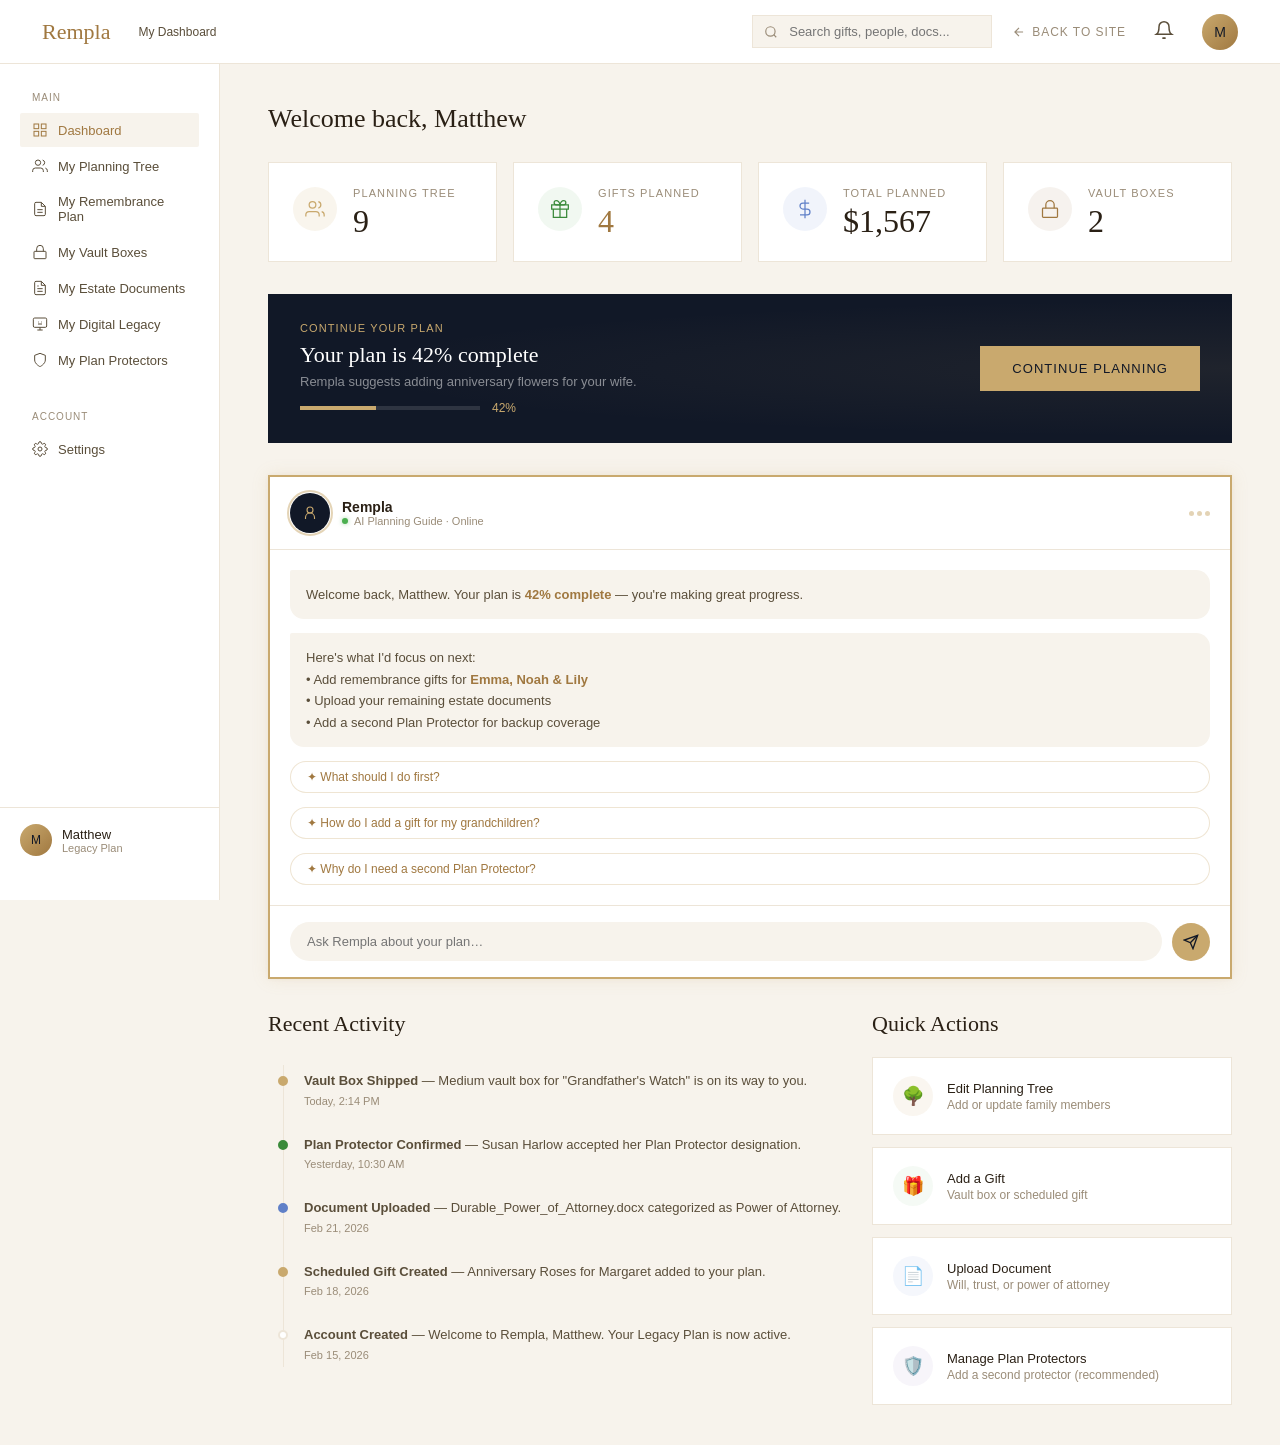
<file: dashboard/index.html>
<!DOCTYPE html>
<html lang="en">
<head>
    <meta charset="UTF-8">
    <meta name="viewport" content="width=device-width, initial-scale=1.0">
    <title>Dashboard</title>
    <link rel="stylesheet" href="../assets/css/main.css" />
</head>
<body>
    <div class="container">
        <header>
            <ul><li><a href="index.html" class="the-logo">Rempla</a></li><li class="breadcrumb">My Dashboard</li></ul>
            <ul>
                <li class="dash-search"><svg viewBox="0 0 24 24"><circle cx="11" cy="11" r="8"></circle><line x1="21" y1="21" x2="16.65" y2="16.65"></line></svg><input type="text" placeholder="Search gifts, people, docs..."></li>
                <li><a href="#" class="dash-back"><svg viewBox="0 0 24 24"><path d="M19 12H5M12 5l-7 7 7 7"></path></svg> Back to Site</a></li>
                <li class="notifications"><a href="#" class="inbox-bell"><svg viewBox="0 0 24 24"><path d="M18 8A6 6 0 006 8c0 7-3 9-3 9h18s-3-2-3-9M13.73 21a2 2 0 01-3.46 0"></path></svg></a>
                    <div class="notif-dropdown open" id="notif-dropdown">
                        <div class="notif-dropdown-header">
                            <span>Notifications</span>
                            <button onclick="clearNotifs()">Mark all read</button>
                        </div>
                        <div class="notif-item unread">
                            <div class="notif-icon" style="background:rgba(201,169,110,0.1);">📦</div>
                            <div>
                            <div class="notif-text"><strong>Vault Box Shipped</strong> — Your medium vault box for "Grandfather's Watch" has been shipped and will arrive in 3–5 business days.</div>
                            <div class="notif-time">2 hours ago</div>
                            </div>
                        </div>
                        <div class="notif-item unread">
                            <div class="notif-icon" style="background:rgba(80,160,80,0.1);">✓</div>
                            <div>
                            <div class="notif-text"><strong>Plan Protector Confirmed</strong> — Susan Harlow has accepted her role as your Plan Protector.</div>
                            <div class="notif-time">1 day ago</div>
                            </div>
                        </div>
                        <div class="notif-item">
                            <div class="notif-icon" style="background:rgba(80,120,200,0.08);">📄</div>
                            <div>
                            <div class="notif-text"><strong>Document Uploaded</strong> — Durable_Power_of_Attorney.docx was successfully uploaded and categorized.</div>
                            <div class="notif-time">3 days ago</div>
                            </div>
                        </div>
                    </div>
                </li>
                <li><a href="#" class="dash-avatar">M</a></li>
            </ul>
        </header>
        <div class="dash-content">
            <aside>
                <div class="sidebar-section">
                    <div class="sidebar-section-label">Main</div>
                    <div class="sidebar-link active" id="sl-overview" onclick="setDashLink('/dashboard/')">
                        <svg viewBox="0 0 24 24"><rect x="3" y="3" width="7" height="7"></rect><rect x="14" y="3" width="7" height="7"></rect><rect x="3" y="14" width="7" height="7"></rect><rect x="14" y="14" width="7" height="7"></rect></svg>
                        Dashboard
                    </div>
                    <div class="sidebar-link" id="sl-family" onclick="setDashLink('/planning-tree/')">
                        <svg viewBox="0 0 24 24"><path d="M17 21v-2a4 4 0 00-4-4H5a4 4 0 00-4 4v2"></path><circle cx="9" cy="7" r="4"></circle><path d="M23 21v-2a4 4 0 00-3-3.87M16 3.13a4 4 0 010 7.75"></path></svg>
                        My Planning Tree
                    </div>
                    <div class="sidebar-link" id="sl-plans" onclick="setDashLink('/remembrance-plan/')">
                        <svg viewBox="0 0 24 24"><path d="M14 2H6a2 2 0 00-2 2v16a2 2 0 002 2h12a2 2 0 002-2V8z"></path><polyline points="14 2 14 8 20 8"></polyline><line x1="16" y1="13" x2="8" y2="13"></line><line x1="16" y1="17" x2="8" y2="17"></line></svg>
                        My Remembrance Plan
                    </div>
                    <div class="sidebar-link" id="sl-vault" onclick="setDashLink('/vault-boxes/')">
                        <svg viewBox="0 0 24 24"><rect x="3" y="11" width="18" height="11" rx="1"></rect><path d="M7 11V7a5 5 0 0110 0v4"></path></svg>
                        My Vault Boxes
                    </div>
                    <div class="sidebar-link" id="sl-documents" onclick="setDashLink('/estate-documents/')">
                        <svg viewBox="0 0 24 24"><path d="M14 2H6a2 2 0 00-2 2v16a2 2 0 002 2h12a2 2 0 002-2V8z"></path><polyline points="14 2 14 8 20 8"></polyline><line x1="16" y1="13" x2="8" y2="13"></line><line x1="16" y1="17" x2="8" y2="17"></line><line x1="10" y1="9" x2="8" y2="9"></line></svg>
                        My Estate Documents
                    </div>
                    <div class="sidebar-link" id="sl-digital" onclick="setDashLink('#')">
                        <svg viewBox="0 0 24 24"><rect x="2" y="3" width="20" height="14" rx="2"></rect><path d="M8 21h8M12 17v4"></path><path d="M9 9h1m4 0h1M9 12h6"></path></svg>
                        My Digital Legacy
                    </div>
                    <div class="sidebar-link" id="sl-protectors" onclick="setDashLink('/plan-protectors/')">
                        <svg viewBox="0 0 24 24"><path d="M12 22s8-4 8-10V5l-8-3-8 3v7c0 6 8 10 8 10z"></path></svg>
                        My Plan Protectors
                    </div>
                </div>
                <div class="sidebar-section">
                    <div class="sidebar-section-label">Account</div>
                    <div class="sidebar-link" id="sl-settings" onclick="setDashLink('/settings/')">
                        <svg viewBox="0 0 24 24"><circle cx="12" cy="12" r="3"></circle><path d="M19.4 15a1.65 1.65 0 00.33 1.82l.06.06a2 2 0 010 2.83 2 2 0 01-2.83 0l-.06-.06a1.65 1.65 0 00-1.82-.33 1.65 1.65 0 00-1 1.51V21a2 2 0 01-4 0v-.09A1.65 1.65 0 009 19.4a1.65 1.65 0 00-1.82.33l-.06.06a2 2 0 01-2.83-2.83l.06-.06A1.65 1.65 0 004.68 15a1.65 1.65 0 00-1.51-1H3a2 2 0 010-4h.09A1.65 1.65 0 004.6 9a1.65 1.65 0 00-.33-1.82l-.06-.06a2 2 0 012.83-2.83l.06.06A1.65 1.65 0 009 4.68a1.65 1.65 0 001-1.51V3a2 2 0 014 0v.09a1.65 1.65 0 001 1.51 1.65 1.65 0 001.82-.33l.06-.06a2 2 0 012.83 2.83l-.06.06A1.65 1.65 0 0019.4 9a1.65 1.65 0 001.51 1H21a2 2 0 010 4h-.09a1.65 1.65 0 00-1.51 1z"></path></svg>
                        Settings
                    </div>
                </div>
                <div class="sidebar-user">
                    <div class="dash-avatar" style="width:32px;height:32px;font-size:12px;">M</div>
                    <div>
                        <div class="sidebar-user-name">Matthew</div>
                        <div class="sidebar-user-plan">Legacy Plan</div>
                    </div>
                </div>
            </aside>
            <main class="dash-main">
                <!-- OVERVIEW tab -->
                <div class="tab-panel active" id="tab-overview">
                    <h2 class="planning-tree-title" style="margin-bottom:28px">Welcome back, Matthew</h2>

                    <div class="dash-stats-grid">
                    <div class="dash-stat-card">
                        <div class="dash-stat-icon" style="background:rgba(201,169,110,0.12);">
                        <svg viewBox="0 0 24 24" style="stroke:#c9a96e;"><path d="M17 21v-2a4 4 0 00-4-4H5a4 4 0 00-4 4v2"></path><circle cx="9" cy="7" r="4"></circle><path d="M23 21v-2a4 4 0 00-3-3.87M16 3.13a4 4 0 010 7.75"></path></svg>
                        </div>
                        <div>
                        <div class="dash-stat-label">Planning Tree</div>
                        <div class="dash-stat-value">9</div>
                        </div>
                    </div>
                    <div class="dash-stat-card">
                        <div class="dash-stat-icon" style="background:rgba(80,160,80,0.08);">
                        <svg viewBox="0 0 24 24" style="stroke:#3a8a3a;"><path d="M20 12v10H4V12"></path><path d="M2 7h20v5H2z"></path><path d="M12 22V7"></path><path d="M12 7H7.5a2.5 2.5 0 110-5C11 2 12 7 12 7z"></path><path d="M12 7h4.5a2.5 2.5 0 100-5C13 2 12 7 12 7z"></path></svg>
                        </div>
                        <div>
                        <div class="dash-stat-label">Gifts Planned</div>
                        <div class="dash-stat-value" style="color:#a07840;">4</div>
                        </div>
                    </div>
                    <div class="dash-stat-card">
                        <div class="dash-stat-icon" style="background:rgba(80,120,200,0.08);">
                        <svg viewBox="0 0 24 24" style="stroke:#6080c8;"><line x1="12" y1="1" x2="12" y2="23"></line><path d="M17 5H9.5a3.5 3.5 0 100 7h5a3.5 3.5 0 010 7H6"></path></svg>
                        </div>
                        <div>
                        <div class="dash-stat-label">Total Planned</div>
                        <div class="dash-stat-value">$1,567</div>
                        </div>
                    </div>
                    <div class="dash-stat-card">
                        <div class="dash-stat-icon" style="background:rgba(138,96,48,0.08);">
                        <svg viewBox="0 0 24 24" style="stroke:#a07840;"><rect x="3" y="11" width="18" height="11" rx="1"></rect><path d="M7 11V7a5 5 0 0110 0v4"></path></svg>
                        </div>
                        <div>
                        <div class="dash-stat-label">Vault Boxes</div>
                        <div class="dash-stat-value">2</div>
                        </div>
                    </div>
                    </div>

                    <!-- CTA Banner -->
                    <div class="dash-cta-banner">
                    <div style="position:relative;z-index:1;">
                        <div class="dash-cta-eyebrow">Continue Your Plan</div>
                        <div class="dash-cta-title">Your plan is 42% complete</div>
                        <div class="dash-cta-sub">Rempla suggests adding anniversary flowers for your wife.</div>
                        <div class="dash-cta-progress">
                        <div class="dash-cta-bar"><div class="dash-cta-fill" style="width:42%"></div></div>
                        <div class="dash-cta-percent">42%</div>
                        </div>
                    </div>
                    <button class="btn-hero-primary" onclick="setDashLink('/planning-tree/')" style="position:relative;z-index:1;">Continue Planning</button>
                    </div>

                    <!-- Rempla AI Assistant -->
                    <div class="rempla-chat" style="position:relative;margin-bottom:32px;">
                    <div class="chat-header">
                        <div class="chat-ai-avatar"><svg viewBox="0 0 24 24"><circle cx="12" cy="8" r="4"></circle><path d="M6 20v-2a6 6 0 0112 0v2"></path></svg></div>
                        <div class="chat-header-title"><div class="chat-header-name">Rempla</div><div class="chat-header-status">AI Planning Guide · Online</div></div><div class="chat-typing-dots"><span></span><span></span><span></span></div>
                    </div>
                    <div class="chat-messages" id="overview-chat-messages" style="min-height:auto;">
                        <div class="chat-msg chat-msg-ai">Welcome back, Matthew. Your plan is <strong>42% complete</strong> — you're making great progress.</div>
                        <div class="chat-msg chat-msg-ai">Here's what I'd focus on next:<br>• Add remembrance gifts for <strong>Emma, Noah &amp; Lily</strong><br>• Upload your remaining estate documents<br>• Add a second Plan Protector for backup coverage</div>
                        <div class="chat-suggestion" onclick="chatSuggest('overview-chat',this,'What should I do first?')">✦ What should I do first?</div>
                        <div class="chat-suggestion" onclick="chatSuggest('overview-chat',this,'How do I add a gift for my grandchildren?')">✦ How do I add a gift for my grandchildren?</div>
                        <div class="chat-suggestion" onclick="chatSuggest('overview-chat',this,'Why do I need a second Plan Protector?')">✦ Why do I need a second Plan Protector?</div>
                    </div>
                    <div class="chat-input-area">
                        <input class="chat-input" id="overview-chat-input" placeholder="Ask Rempla about your plan…" type="text" onkeydown="if(event.key==='Enter')sendChat('overview-chat')">
                        <button class="chat-send" onclick="sendChat('overview-chat')">
                        <svg viewBox="0 0 24 24"><line x1="22" y1="2" x2="11" y2="13"></line><polygon points="22 2 15 22 11 13 2 9 22 2"></polygon></svg>
                        </button>
                    </div>
                    </div>

                    <!-- Activity + Quick Actions -->
                    <div class="dash-overview-grid">
                    <div>
                        <div class="dash-section-title">Recent Activity</div>
                        <div class="activity-timeline">
                        <div class="activity-item">
                            <div class="activity-dot gold"></div>
                            <div class="activity-content">
                            <div class="activity-text"><strong>Vault Box Shipped</strong> — Medium vault box for "Grandfather's Watch" is on its way to you.</div>
                            <div class="activity-time">Today, 2:14 PM</div>
                            </div>
                        </div>
                        <div class="activity-item">
                            <div class="activity-dot green"></div>
                            <div class="activity-content">
                            <div class="activity-text"><strong>Plan Protector Confirmed</strong> — Susan Harlow accepted her Plan Protector designation.</div>
                            <div class="activity-time">Yesterday, 10:30 AM</div>
                            </div>
                        </div>
                        <div class="activity-item">
                            <div class="activity-dot blue"></div>
                            <div class="activity-content">
                            <div class="activity-text"><strong>Document Uploaded</strong> — Durable_Power_of_Attorney.docx categorized as Power of Attorney.</div>
                            <div class="activity-time">Feb 21, 2026</div>
                            </div>
                        </div>
                        <div class="activity-item">
                            <div class="activity-dot gold"></div>
                            <div class="activity-content">
                            <div class="activity-text"><strong>Scheduled Gift Created</strong> — Anniversary Roses for Margaret added to your plan.</div>
                            <div class="activity-time">Feb 18, 2026</div>
                            </div>
                        </div>
                        <div class="activity-item">
                            <div class="activity-dot"></div>
                            <div class="activity-content">
                            <div class="activity-text"><strong>Account Created</strong> — Welcome to Rempla, Matthew. Your Legacy Plan is now active.</div>
                            <div class="activity-time">Feb 15, 2026</div>
                            </div>
                        </div>
                        </div>
                    </div>

                    <!-- Quick Actions -->
                    <div>
                        <div class="dash-section-title">Quick Actions</div>
                        <div class="quick-actions">
                        <button class="quick-action-btn" onclick="setDashLink('/planning-tree/')">
                            <div class="quick-action-icon" style="background:rgba(201,169,110,0.1);">🌳</div>
                            <div><div class="quick-action-label">Edit Planning Tree</div><div class="quick-action-desc">Add or update family members</div></div>
                        </button>
                        <button class="quick-action-btn" onclick="setDashLink('/remembrance-plan/')">
                            <div class="quick-action-icon" style="background:rgba(80,160,80,0.06);">🎁</div>
                            <div><div class="quick-action-label">Add a Gift</div><div class="quick-action-desc">Vault box or scheduled gift</div></div>
                        </button>
                        <button class="quick-action-btn" onclick="setDashLink('#')">
                            <div class="quick-action-icon" style="background:rgba(80,120,200,0.06);">📄</div>
                            <div><div class="quick-action-label">Upload Document</div><div class="quick-action-desc">Will, trust, or power of attorney</div></div>
                        </button>
                        <button class="quick-action-btn" onclick="setDashLink('/plan-protectors/')">
                            <div class="quick-action-icon" style="background:rgba(123,94,167,0.06);">🛡️</div>
                            <div><div class="quick-action-label">Manage Plan Protectors</div><div class="quick-action-desc">Add a second protector (recommended)</div></div>
                        </button>
                        </div>
                    </div>
                    </div>
                </div>
            </main>
        </div>
    </div>

    <script>
        function setDashLink(link) {
            var linkDash = link;
            window.location.href = linkDash;
        }
    </script>
</body>
</html>
</file>
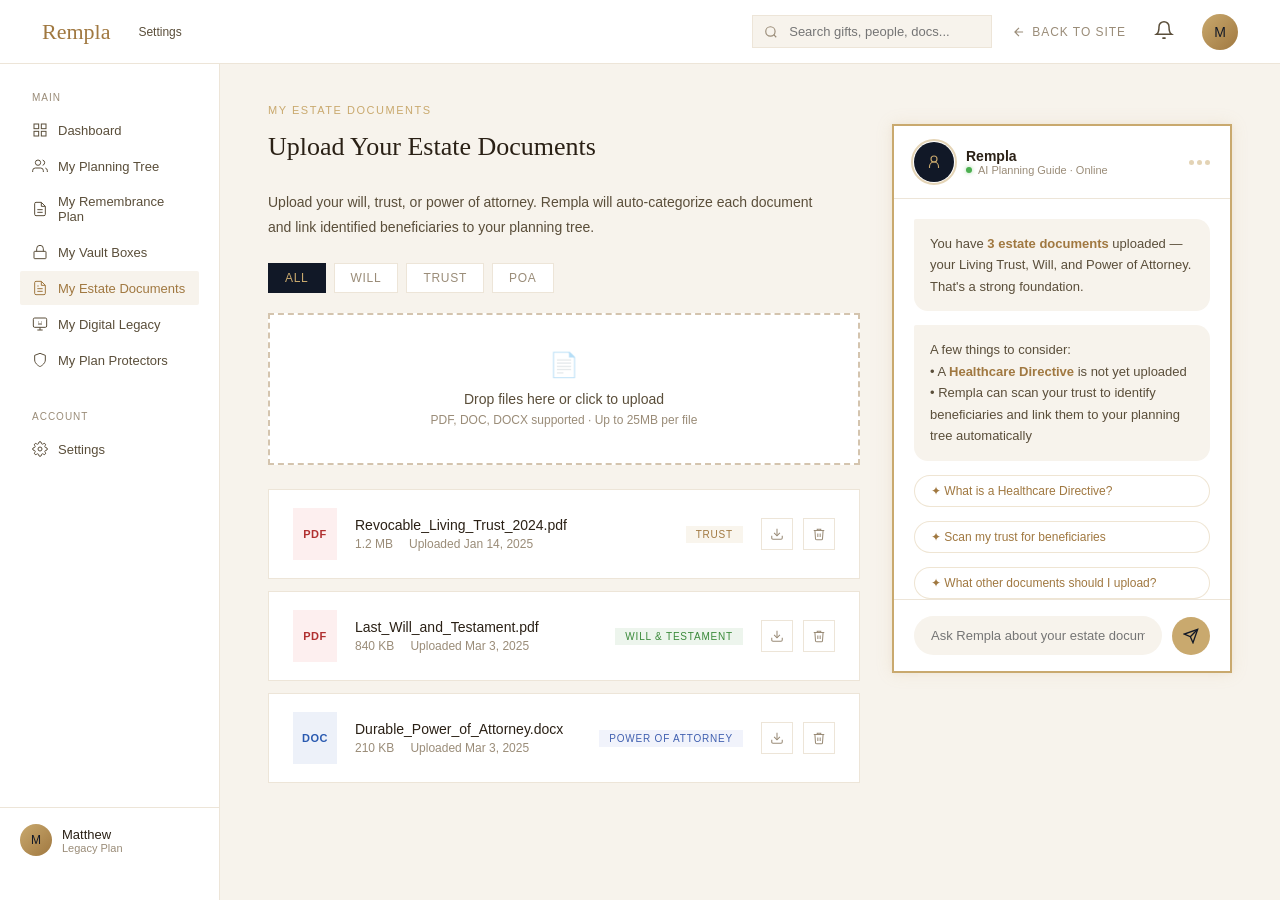
<file: estate-documents/index.html>
<!DOCTYPE html>
<html lang="en">
<head>
    <meta charset="UTF-8">
    <meta name="viewport" content="width=device-width, initial-scale=1.0">
    <title>Settings</title>
    <link rel="stylesheet" href="../assets/css/main.css" />
</head>
<body>
    <div class="container">
        <header>
            <ul><li><a href="index.html" class="the-logo">Rempla</a></li><li class="breadcrumb">Settings</li></ul>
            <ul>
                <li class="dash-search"><svg viewBox="0 0 24 24"><circle cx="11" cy="11" r="8"></circle><line x1="21" y1="21" x2="16.65" y2="16.65"></line></svg><input type="text" placeholder="Search gifts, people, docs..."></li>
                <li><a href="#" class="dash-back"><svg viewBox="0 0 24 24"><path d="M19 12H5M12 5l-7 7 7 7"></path></svg> Back to Site</a></li>
                <li class="notifications"><a href="#" class="inbox-bell"><svg viewBox="0 0 24 24"><path d="M18 8A6 6 0 006 8c0 7-3 9-3 9h18s-3-2-3-9M13.73 21a2 2 0 01-3.46 0"></path></svg></a>
                    <div class="notif-dropdown open" id="notif-dropdown">
                        <div class="notif-dropdown-header">
                            <span>Notifications</span>
                            <button onclick="clearNotifs()">Mark all read</button>
                        </div>
                        <div class="notif-item unread">
                            <div class="notif-icon" style="background:rgba(201,169,110,0.1);">📦</div>
                            <div>
                            <div class="notif-text"><strong>Vault Box Shipped</strong> — Your medium vault box for "Grandfather's Watch" has been shipped and will arrive in 3–5 business days.</div>
                            <div class="notif-time">2 hours ago</div>
                            </div>
                        </div>
                        <div class="notif-item unread">
                            <div class="notif-icon" style="background:rgba(80,160,80,0.1);">✓</div>
                            <div>
                            <div class="notif-text"><strong>Plan Protector Confirmed</strong> — Susan Harlow has accepted her role as your Plan Protector.</div>
                            <div class="notif-time">1 day ago</div>
                            </div>
                        </div>
                        <div class="notif-item">
                            <div class="notif-icon" style="background:rgba(80,120,200,0.08);">📄</div>
                            <div>
                            <div class="notif-text"><strong>Document Uploaded</strong> — Durable_Power_of_Attorney.docx was successfully uploaded and categorized.</div>
                            <div class="notif-time">3 days ago</div>
                            </div>
                        </div>
                    </div>
                </li>
                <li><a href="#" class="dash-avatar">M</a></li>
            </ul>
        </header>
        <div class="dash-content">
            <aside>
                <div class="sidebar-section">
                    <div class="sidebar-section-label">Main</div>
                    <div class="sidebar-link" id="sl-overview" onclick="setDashLink('/dashboard/')">
                        <svg viewBox="0 0 24 24"><rect x="3" y="3" width="7" height="7"></rect><rect x="14" y="3" width="7" height="7"></rect><rect x="3" y="14" width="7" height="7"></rect><rect x="14" y="14" width="7" height="7"></rect></svg>
                        Dashboard
                    </div>
                    <div class="sidebar-link" id="sl-family" onclick="setDashLink('/planning-tree/')">
                        <svg viewBox="0 0 24 24"><path d="M17 21v-2a4 4 0 00-4-4H5a4 4 0 00-4 4v2"></path><circle cx="9" cy="7" r="4"></circle><path d="M23 21v-2a4 4 0 00-3-3.87M16 3.13a4 4 0 010 7.75"></path></svg>
                        My Planning Tree
                    </div>
                    <div class="sidebar-link" id="sl-plans" onclick="setDashLink('/remembrance-plan/')">
                        <svg viewBox="0 0 24 24"><path d="M14 2H6a2 2 0 00-2 2v16a2 2 0 002 2h12a2 2 0 002-2V8z"></path><polyline points="14 2 14 8 20 8"></polyline><line x1="16" y1="13" x2="8" y2="13"></line><line x1="16" y1="17" x2="8" y2="17"></line></svg>
                        My Remembrance Plan
                    </div>
                    <div class="sidebar-link" id="sl-vault" onclick="setDashLink('/vault-boxes/')">
                        <svg viewBox="0 0 24 24"><rect x="3" y="11" width="18" height="11" rx="1"></rect><path d="M7 11V7a5 5 0 0110 0v4"></path></svg>
                        My Vault Boxes
                    </div>
                    <div class="sidebar-link active" id="sl-documents" onclick="setDashLink('/estate-documents/')">
                        <svg viewBox="0 0 24 24"><path d="M14 2H6a2 2 0 00-2 2v16a2 2 0 002 2h12a2 2 0 002-2V8z"></path><polyline points="14 2 14 8 20 8"></polyline><line x1="16" y1="13" x2="8" y2="13"></line><line x1="16" y1="17" x2="8" y2="17"></line><line x1="10" y1="9" x2="8" y2="9"></line></svg>
                        My Estate Documents
                    </div>
                    <div class="sidebar-link" id="sl-digital" onclick="setDashLink('#')">
                        <svg viewBox="0 0 24 24"><rect x="2" y="3" width="20" height="14" rx="2"></rect><path d="M8 21h8M12 17v4"></path><path d="M9 9h1m4 0h1M9 12h6"></path></svg>
                        My Digital Legacy
                    </div>
                    <div class="sidebar-link" id="sl-protectors" onclick="setDashLink('/plan-protectors/')">
                        <svg viewBox="0 0 24 24"><path d="M12 22s8-4 8-10V5l-8-3-8 3v7c0 6 8 10 8 10z"></path></svg>
                        My Plan Protectors
                    </div>
                </div>
                <div class="sidebar-section">
                    <div class="sidebar-section-label">Account</div>
                    <div class="sidebar-link" id="sl-settings" onclick="setDashLink('/settings/')">
                        <svg viewBox="0 0 24 24"><circle cx="12" cy="12" r="3"></circle><path d="M19.4 15a1.65 1.65 0 00.33 1.82l.06.06a2 2 0 010 2.83 2 2 0 01-2.83 0l-.06-.06a1.65 1.65 0 00-1.82-.33 1.65 1.65 0 00-1 1.51V21a2 2 0 01-4 0v-.09A1.65 1.65 0 009 19.4a1.65 1.65 0 00-1.82.33l-.06.06a2 2 0 01-2.83-2.83l.06-.06A1.65 1.65 0 004.68 15a1.65 1.65 0 00-1.51-1H3a2 2 0 010-4h.09A1.65 1.65 0 004.6 9a1.65 1.65 0 00-.33-1.82l-.06-.06a2 2 0 012.83-2.83l.06.06A1.65 1.65 0 009 4.68a1.65 1.65 0 001-1.51V3a2 2 0 014 0v.09a1.65 1.65 0 001 1.51 1.65 1.65 0 001.82-.33l.06-.06a2 2 0 012.83 2.83l-.06.06A1.65 1.65 0 0019.4 9a1.65 1.65 0 001.51 1H21a2 2 0 010 4h-.09a1.65 1.65 0 00-1.51 1z"></path></svg>
                        Settings
                    </div>
                </div>
                <div class="sidebar-user">
                    <div class="dash-avatar" style="width:32px;height:32px;font-size:12px;">M</div>
                    <div>
                        <div class="sidebar-user-name">Matthew</div>
                        <div class="sidebar-user-plan">Legacy Plan</div>
                    </div>
                </div>
            </aside>
            <main class="dash-main">
                <!-- DOCUMENTS tab -->
                <div class="tab-panel" id="tab-documents">
                    <div class="tab-with-sidebar">
                        <div class="tab-main-content">
                            <div class="planning-tree-header">
                                <div>
                                    <div class="section-eyebrow">My Estate Documents</div>
                                    <div class="planning-tree-title">Upload Your Estate Documents</div>
                                </div>
                            </div>
                            <p style="font-size:14px;font-weight:300;line-height:1.75;color:#5a4e3a;max-width:560px;margin-bottom:24px;">Upload your will, trust, or power of attorney. Rempla will auto-categorize each document and link identified beneficiaries to your planning tree.</p>
                            <div style="display:flex;gap:8px;margin-bottom:20px;">
                                <button class="doc-filter-btn active" onclick="filterDocs(this,'all')">All</button>
                                <button class="doc-filter-btn" onclick="filterDocs(this,'will')">Will</button>
                                <button class="doc-filter-btn" onclick="filterDocs(this,'trust')">Trust</button>
                                <button class="doc-filter-btn" onclick="filterDocs(this,'poa')">POA</button>
                            </div>
                            <!-- Dropzone -->
                            <div id="doc-dropzone" style="border:2px dashed #d4c4ae;padding:36px;text-align:center;margin-bottom:24px;background:white;transition:border-color .2s,background .2s;cursor:pointer;" onclick="document.getElementById('doc-upload-input').click()" ondragover="event.preventDefault();this.style.borderColor='#c9a96e';this.style.background='rgba(201,169,110,0.04)'" ondragleave="this.style.borderColor='#d4c4ae';this.style.background='white'" ondrop="handleDocDrop(event)">
                                <input type="file" id="doc-upload-input" style="display:none" multiple="" accept=".pdf,.doc,.docx" onchange="handleDocUpload(event)">
                                <div style="font-size:24px;margin-bottom:12px;opacity:.5;">📄</div>
                                <div style="font-size:14px;font-weight:400;color:#5a4e3a;margin-bottom:6px;">Drop files here or click to upload</div>
                                <div style="font-size:12px;color:#9a8c78;">PDF, DOC, DOCX supported · Up to 25MB per file</div>
                            </div>
                    
                            <div id="doc-list" style="display:flex;flex-direction:column;gap:12px;">
                                <div class="doc-row" id="doc-row-1">
                                    <div class="doc-icon">
                                        <div class="doc-icon-bg doc-icon-pdf">PDF</div>
                                    </div>
                                    <div style="flex:1;min-width:0;">
                                        <div class="doc-name">Revocable_Living_Trust_2024.pdf</div>
                                        <div class="doc-meta"><span>1.2 MB</span><span>Uploaded Jan 14, 2025</span></div>
                                    </div>
                                    <div class="doc-category-tag doc-tag-trust">Trust</div>
                                    <div class="doc-actions">
                                        <button class="doc-action-btn" title="Download" onclick="downloadDoc(1)"><svg viewBox="0 0 24 24"><path d="M21 15v4a2 2 0 01-2 2H5a2 2 0 01-2-2v-4"></path><polyline points="7 10 12 15 17 10"></polyline><line x1="12" y1="15" x2="12" y2="3"></line></svg></button>
                                        <button class="doc-action-btn" title="Delete" onclick="deleteDoc(1)"><svg viewBox="0 0 24 24"><polyline points="3 6 5 6 21 6"></polyline><path d="M19 6l-1 14a2 2 0 01-2 2H8a2 2 0 01-2-2L5 6"></path><path d="M10 11v6M14 11v6"></path><path d="M9 6V4h6v2"></path></svg></button>
                                    </div>
                                </div>
                                <div class="doc-row" id="doc-row-2">
                                    <div class="doc-icon">
                                        <div class="doc-icon-bg doc-icon-pdf">PDF</div>
                                    </div>
                                    <div style="flex:1;min-width:0;">
                                        <div class="doc-name">Last_Will_and_Testament.pdf</div>
                                        <div class="doc-meta"><span>840 KB</span><span>Uploaded Mar 3, 2025</span></div>
                                    </div>
                                    <div class="doc-category-tag doc-tag-will">Will &amp; Testament</div>
                                    <div class="doc-actions">
                                        <button class="doc-action-btn" title="Download" onclick="downloadDoc(2)"><svg viewBox="0 0 24 24"><path d="M21 15v4a2 2 0 01-2 2H5a2 2 0 01-2-2v-4"></path><polyline points="7 10 12 15 17 10"></polyline><line x1="12" y1="15" x2="12" y2="3"></line></svg></button>
                                        <button class="doc-action-btn" title="Delete" onclick="deleteDoc(2)"><svg viewBox="0 0 24 24"><polyline points="3 6 5 6 21 6"></polyline><path d="M19 6l-1 14a2 2 0 01-2 2H8a2 2 0 01-2-2L5 6"></path><path d="M10 11v6M14 11v6"></path><path d="M9 6V4h6v2"></path></svg></button>
                                    </div>
                                </div>
                                <div class="doc-row" id="doc-row-3">
                                    <div class="doc-icon">
                                        <div class="doc-icon-bg doc-icon-doc">DOC</div>
                                    </div>
                                    <div style="flex:1;min-width:0;">
                                        <div class="doc-name">Durable_Power_of_Attorney.docx</div>
                                        <div class="doc-meta"><span>210 KB</span><span>Uploaded Mar 3, 2025</span></div>
                                    </div>
                                    <div class="doc-category-tag doc-tag-poa">Power of Attorney</div>
                                    <div class="doc-actions">
                                        <button class="doc-action-btn" title="Download" onclick="downloadDoc(3)"><svg viewBox="0 0 24 24"><path d="M21 15v4a2 2 0 01-2 2H5a2 2 0 01-2-2v-4"></path><polyline points="7 10 12 15 17 10"></polyline><line x1="12" y1="15" x2="12" y2="3"></line></svg></button>
                                        <button class="doc-action-btn" title="Delete" onclick="deleteDoc(3)"><svg viewBox="0 0 24 24"><polyline points="3 6 5 6 21 6"></polyline><path d="M19 6l-1 14a2 2 0 01-2 2H8a2 2 0 01-2-2L5 6"></path><path d="M10 11v6M14 11v6"></path><path d="M9 6V4h6v2"></path></svg></button>
                                    </div>
                                </div>
                            </div>
                            <div id="doc-upload-toast" style="display:none;position:fixed;bottom:32px;right:32px;background:#111827;color:white;padding:16px 24px;font-size:13px;box-shadow:0 8px 32px rgba(0,0,0,0.3);z-index:200;align-items:center;gap:12px;">
                                <svg style="width:16px;height:16px;stroke:#c9a96e;fill:none;stroke-width:2;flex-shrink:0" viewBox="0 0 24 24"><path d="M21 15v4a2 2 0 01-2 2H5a2 2 0 01-2-2v-4"></path><polyline points="17 8 12 3 7 8"></polyline><line x1="12" y1="3" x2="12" y2="15"></line></svg>
                                <span id="doc-toast-msg">Uploading…</span>
                            </div>
                        </div>
                        <div class="tab-sidebar-chat">
                            <div class="rempla-chat">
                            <div class="chat-header">
                                <div class="chat-ai-avatar"><svg viewBox="0 0 24 24"><circle cx="12" cy="8" r="4"></circle><path d="M6 20v-2a6 6 0 0112 0v2"></path></svg></div>
                                <div class="chat-header-title"><div class="chat-header-name">Rempla</div><div class="chat-header-status">AI Planning Guide · Online</div></div><div class="chat-typing-dots"><span></span><span></span><span></span></div>
                            </div>
                            <div class="chat-messages" id="docs-chat-messages">
                                <div class="chat-msg chat-msg-ai">You have <strong>3 estate documents</strong> uploaded — your Living Trust, Will, and Power of Attorney. That's a strong foundation.</div>
                                <div class="chat-msg chat-msg-ai">A few things to consider:<br>• A <strong>Healthcare Directive</strong> is not yet uploaded<br>• Rempla can scan your trust to identify beneficiaries and link them to your planning tree automatically</div>
                                <div class="chat-suggestion" onclick="chatSuggest('docs-chat',this,'What is a Healthcare Directive?')">✦ What is a Healthcare Directive?</div>
                                <div class="chat-suggestion" onclick="chatSuggest('docs-chat',this,'Scan my trust for beneficiaries')">✦ Scan my trust for beneficiaries</div>
                                <div class="chat-suggestion" onclick="chatSuggest('docs-chat',this,'What other documents should I upload?')">✦ What other documents should I upload?</div>
                            </div>
                            <div class="chat-input-area">
                                <input class="chat-input" id="docs-chat-input" placeholder="Ask Rempla about your estate documents…" type="text" onkeydown="if(event.key==='Enter')sendChat('docs-chat')">
                                <button class="chat-send" onclick="sendChat('docs-chat')">
                                <svg viewBox="0 0 24 24"><line x1="22" y1="2" x2="11" y2="13"></line><polygon points="22 2 15 22 11 13 2 9 22 2"></polygon></svg>
                                </button>
                            </div>
                        </div>
                    </div>
                </div>
            </main>
        </div>
    </div>
    <script>
        function setDashLink(link) {
            var linkDash = link;
            window.location.href = linkDash;
        }
        // ── Documents ──
        var CATEGORY_LABELS = { will: 'Will & Testament', trust: 'Trust', poa: 'Power of Attorney', other: 'Other' };
        var CATEGORY_TAGS   = { will: 'doc-tag-will', trust: 'doc-tag-trust', poa: 'doc-tag-poa', other: 'doc-tag-other' };
        var docs = [
            { id: 1, name: 'Revocable_Living_Trust_2024.pdf', category: 'trust', size: '1.2 MB', date: 'Jan 14, 2025', ext: 'PDF' },
            { id: 2, name: 'Last_Will_and_Testament.pdf',     category: 'will',  size: '840 KB', date: 'Mar 3, 2025',  ext: 'PDF' },
            { id: 3, name: 'Durable_Power_of_Attorney.docx',  category: 'poa',   size: '210 KB', date: 'Mar 3, 2025',  ext: 'DOC' }
        ];
        var activeFilter = 'all';

        function renderDocs() {
            var list = document.getElementById('doc-list');
            if (!list) return;
            var filtered = activeFilter === 'all' ? docs : docs.filter(function(d){ return d.category === activeFilter; });
            if (filtered.length === 0) {
                list.innerHTML = '<div style="text-align:center;padding:40px;color:var(--text-light);font-size:14px;">No documents in this category yet.</div>';
                return;
            }
            list.innerHTML = filtered.map(function(doc) {
                var tagClass = CATEGORY_TAGS[doc.category];
                var label = CATEGORY_LABELS[doc.category];
                var iconClass = doc.ext === 'PDF' ? 'doc-icon-pdf' : doc.ext === 'DOC' ? 'doc-icon-doc' : 'doc-icon-other';
                var progressBar = doc.uploading ? '<div class="doc-upload-bar"><div class="doc-upload-fill" id="fill-' + doc.id + '" style="width:' + (doc.progress||0) + '%"></div></div>' : '';
                return '<div class="doc-row" id="doc-row-' + doc.id + '">' +
                    '<div class="doc-icon"><div class="doc-icon-bg ' + iconClass + '">' + doc.ext + '</div></div>' +
                    '<div style="flex:1;min-width:0;"><div class="doc-name">' + doc.name + '</div>' +
                    '<div class="doc-meta"><span>' + doc.size + '</span><span>Uploaded ' + doc.date + '</span></div>' + progressBar + '</div>' +
                    '<div class="doc-category-tag ' + tagClass + '">' + label + '</div>' +
                    '<div class="doc-actions">' +
                    '<button class="doc-action-btn" title="Download" onclick="downloadDoc(' + doc.id + ')"><svg viewBox="0 0 24 24"><path d="M21 15v4a2 2 0 01-2 2H5a2 2 0 01-2-2v-4"/><polyline points="7 10 12 15 17 10"/><line x1="12" y1="15" x2="12" y2="3"/></svg></button>' +
                    '<button class="doc-action-btn" title="Delete" onclick="deleteDoc(' + doc.id + ')"><svg viewBox="0 0 24 24"><polyline points="3 6 5 6 21 6"/><path d="M19 6l-1 14a2 2 0 01-2 2H8a2 2 0 01-2-2L5 6"/><path d="M10 11v6M14 11v6"/><path d="M9 6V4h6v2"/></svg></button>' +
                    '</div></div>';
            }).join('');
        }

        function downloadDoc(id) { var doc = docs.find(function(d){ return d.id === id; }); if (doc) alert('Downloading: ' + doc.name); }

        function filterDocs(btn, cat) {
            document.querySelectorAll('.doc-filter-btn').forEach(function(b){ b.classList.remove('active'); });
            btn.classList.add('active');
            activeFilter = cat;
            renderDocs();
        }

        function deleteDoc(id) {
            var row = document.getElementById('doc-row-' + id);
            if (row) { row.style.opacity = '0'; row.style.transition = 'opacity .3s'; }
            setTimeout(function() { docs = docs.filter(function(d){ return d.id !== id; }); renderDocs(); }, 300);
        }

        function showToast(msg) {
            var t = document.getElementById('doc-upload-toast');
            document.getElementById('doc-toast-msg').textContent = msg;
            t.style.display = 'flex';
            setTimeout(function(){ t.style.display = 'none'; }, 3000);
        }

        function guessCategory(name) {
            var n = name.toLowerCase();
            if (n.includes('trust')) return 'trust';
            if (n.includes('will') || n.includes('testament')) return 'will';
            if (n.includes('power') || n.includes('attorney') || n.includes('poa')) return 'poa';
            return 'other';
        }

        function handleDocUpload(event) { processFiles(Array.from(event.target.files)); event.target.value = ''; }
        function handleDocDrop(event) {
            event.preventDefault();
            document.getElementById('doc-dropzone').style.borderColor = '#d4c4ae';
            document.getElementById('doc-dropzone').style.background = '#ffffff';
            processFiles(Array.from(event.dataTransfer.files));
        }

        function processFiles(files) {
            files.forEach(function(file) {
                var ext = file.name.split('.').pop().toUpperCase();
                var displayExt = ext === 'DOCX' ? 'DOC' : ext;
                var id = Date.now() + Math.random();
                var sizeMB = file.size / (1024*1024);
                var sizeStr = sizeMB >= 1 ? sizeMB.toFixed(1) + ' MB' : Math.round(file.size/1024) + ' KB';
                var now = new Date().toLocaleDateString('en-US', { month:'short', day:'numeric', year:'numeric' });
                var doc = { id: id, name: file.name, category: guessCategory(file.name), size: sizeStr, date: now, ext: displayExt, uploading: true, progress: 0 };
                docs.unshift(doc);
                activeFilter = 'all';
                document.querySelectorAll('.doc-filter-btn').forEach(function(b,i){ b.classList.toggle('active', i===0); });
                renderDocs();
                var p = 0;
                var interval = setInterval(function() {
                    p += Math.random() * 25 + 10;
                    if (p >= 100) { p = 100; clearInterval(interval); }
                    var fill = document.getElementById('fill-' + id);
                    if (fill) fill.style.width = p + '%';
                        if (p >= 100) {
                    setTimeout(function() { doc.uploading = false; renderDocs(); showToast(file.name + ' uploaded successfully.'); }, 400);
                    }
                }, 300);
            });
        }

        renderDocs();
    </script>
</body>
</html>
</file>
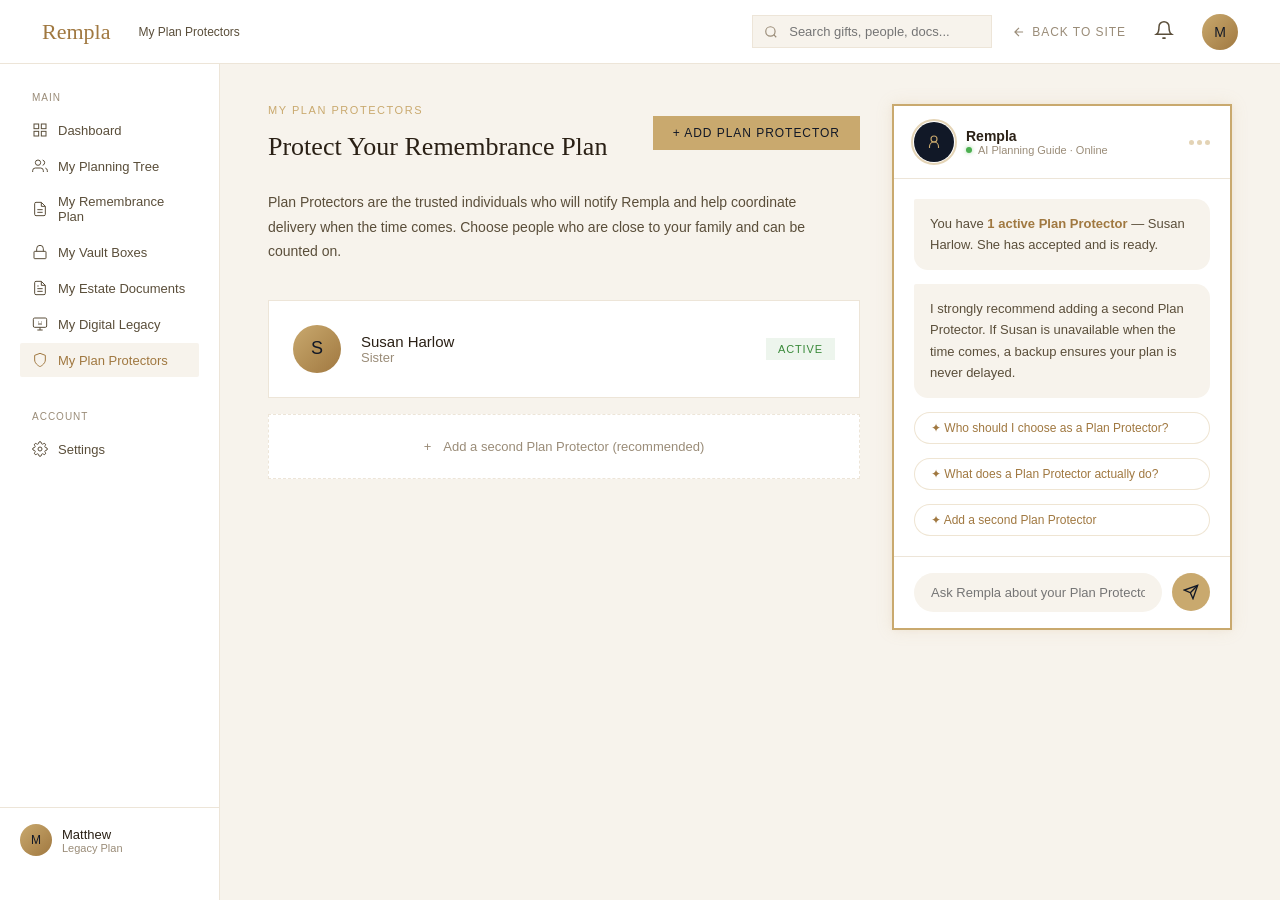
<file: plan-protectors/index.html>
<!DOCTYPE html>
<html lang="en">
<head>
    <meta charset="UTF-8">
    <meta name="viewport" content="width=device-width, initial-scale=1.0">
    <title>My Plan Protectors</title>
    <link rel="stylesheet" href="../assets/css/main.css" />
</head>
<body>
    <div class="container">
        <header>
            <ul><li><a href="index.html" class="the-logo">Rempla</a></li><li class="breadcrumb">My Plan Protectors</li></ul>
            <ul>
                <li class="dash-search"><svg viewBox="0 0 24 24"><circle cx="11" cy="11" r="8"></circle><line x1="21" y1="21" x2="16.65" y2="16.65"></line></svg><input type="text" placeholder="Search gifts, people, docs..."></li>
                <li><a href="#" class="dash-back"><svg viewBox="0 0 24 24"><path d="M19 12H5M12 5l-7 7 7 7"></path></svg> Back to Site</a></li>
                <li class="notifications"><a href="#" class="inbox-bell"><svg viewBox="0 0 24 24"><path d="M18 8A6 6 0 006 8c0 7-3 9-3 9h18s-3-2-3-9M13.73 21a2 2 0 01-3.46 0"></path></svg></a>
                    <div class="notif-dropdown open" id="notif-dropdown">
                        <div class="notif-dropdown-header">
                            <span>Notifications</span>
                            <button onclick="clearNotifs()">Mark all read</button>
                        </div>
                        <div class="notif-item unread">
                            <div class="notif-icon" style="background:rgba(201,169,110,0.1);">📦</div>
                            <div>
                            <div class="notif-text"><strong>Vault Box Shipped</strong> — Your medium vault box for "Grandfather's Watch" has been shipped and will arrive in 3–5 business days.</div>
                            <div class="notif-time">2 hours ago</div>
                            </div>
                        </div>
                        <div class="notif-item unread">
                            <div class="notif-icon" style="background:rgba(80,160,80,0.1);">✓</div>
                            <div>
                            <div class="notif-text"><strong>Plan Protector Confirmed</strong> — Susan Harlow has accepted her role as your Plan Protector.</div>
                            <div class="notif-time">1 day ago</div>
                            </div>
                        </div>
                        <div class="notif-item">
                            <div class="notif-icon" style="background:rgba(80,120,200,0.08);">📄</div>
                            <div>
                            <div class="notif-text"><strong>Document Uploaded</strong> — Durable_Power_of_Attorney.docx was successfully uploaded and categorized.</div>
                            <div class="notif-time">3 days ago</div>
                            </div>
                        </div>
                    </div>
                </li>
                <li><a href="#" class="dash-avatar">M</a></li>
            </ul>
        </header>
        <div class="dash-content">
            <aside>
                <div class="sidebar-section">
                    <div class="sidebar-section-label">Main</div>
                    <div class="sidebar-link" id="sl-overview" onclick="setDashLink('/dashboard/')">
                        <svg viewBox="0 0 24 24"><rect x="3" y="3" width="7" height="7"></rect><rect x="14" y="3" width="7" height="7"></rect><rect x="3" y="14" width="7" height="7"></rect><rect x="14" y="14" width="7" height="7"></rect></svg>
                        Dashboard
                    </div>
                    <div class="sidebar-link" id="sl-family" onclick="setDashLink('#')">
                        <svg viewBox="0 0 24 24"><path d="M17 21v-2a4 4 0 00-4-4H5a4 4 0 00-4 4v2"></path><circle cx="9" cy="7" r="4"></circle><path d="M23 21v-2a4 4 0 00-3-3.87M16 3.13a4 4 0 010 7.75"></path></svg>
                        My Planning Tree
                    </div>
                    <div class="sidebar-link" id="sl-plans" onclick="setDashLink('/remembrance-plan/')">
                        <svg viewBox="0 0 24 24"><path d="M14 2H6a2 2 0 00-2 2v16a2 2 0 002 2h12a2 2 0 002-2V8z"></path><polyline points="14 2 14 8 20 8"></polyline><line x1="16" y1="13" x2="8" y2="13"></line><line x1="16" y1="17" x2="8" y2="17"></line></svg>
                        My Remembrance Plan
                    </div>
                    <div class="sidebar-link" id="sl-vault" onclick="setDashLink('/vault-boxes/')">
                        <svg viewBox="0 0 24 24"><rect x="3" y="11" width="18" height="11" rx="1"></rect><path d="M7 11V7a5 5 0 0110 0v4"></path></svg>
                        My Vault Boxes
                    </div>
                    <div class="sidebar-link" id="sl-documents" onclick="setDashLink('/estate-documents/')">
                        <svg viewBox="0 0 24 24"><path d="M14 2H6a2 2 0 00-2 2v16a2 2 0 002 2h12a2 2 0 002-2V8z"></path><polyline points="14 2 14 8 20 8"></polyline><line x1="16" y1="13" x2="8" y2="13"></line><line x1="16" y1="17" x2="8" y2="17"></line><line x1="10" y1="9" x2="8" y2="9"></line></svg>
                        My Estate Documents
                    </div>
                    <div class="sidebar-link" id="sl-digital" onclick="setDashLink('#')">
                        <svg viewBox="0 0 24 24"><rect x="2" y="3" width="20" height="14" rx="2"></rect><path d="M8 21h8M12 17v4"></path><path d="M9 9h1m4 0h1M9 12h6"></path></svg>
                        My Digital Legacy
                    </div>
                    <div class="sidebar-link active" id="sl-protectors" onclick="setDashLink('/plan-protectors/')">
                        <svg viewBox="0 0 24 24"><path d="M12 22s8-4 8-10V5l-8-3-8 3v7c0 6 8 10 8 10z"></path></svg>
                        My Plan Protectors
                    </div>
                </div>
                <div class="sidebar-section">
                    <div class="sidebar-section-label">Account</div>
                    <div class="sidebar-link" id="sl-settings" onclick="setDashLink('/settings/')">
                        <svg viewBox="0 0 24 24"><circle cx="12" cy="12" r="3"></circle><path d="M19.4 15a1.65 1.65 0 00.33 1.82l.06.06a2 2 0 010 2.83 2 2 0 01-2.83 0l-.06-.06a1.65 1.65 0 00-1.82-.33 1.65 1.65 0 00-1 1.51V21a2 2 0 01-4 0v-.09A1.65 1.65 0 009 19.4a1.65 1.65 0 00-1.82.33l-.06.06a2 2 0 01-2.83-2.83l.06-.06A1.65 1.65 0 004.68 15a1.65 1.65 0 00-1.51-1H3a2 2 0 010-4h.09A1.65 1.65 0 004.6 9a1.65 1.65 0 00-.33-1.82l-.06-.06a2 2 0 012.83-2.83l.06.06A1.65 1.65 0 009 4.68a1.65 1.65 0 001-1.51V3a2 2 0 014 0v.09a1.65 1.65 0 001 1.51 1.65 1.65 0 001.82-.33l.06-.06a2 2 0 012.83 2.83l-.06.06A1.65 1.65 0 0019.4 9a1.65 1.65 0 001.51 1H21a2 2 0 010 4h-.09a1.65 1.65 0 00-1.51 1z"></path></svg>
                        Settings
                    </div>
                </div>
                <div class="sidebar-user">
                    <div class="dash-avatar" style="width:32px;height:32px;font-size:12px;">M</div>
                    <div>
                        <div class="sidebar-user-name">Matthew</div>
                        <div class="sidebar-user-plan">Legacy Plan</div>
                    </div>
                </div>
            </aside>
            <main class="dash-main">
                <!-- GUARDIANS tab -->
                <div class="tab-panel" id="tab-protectors">
                    <div class="tab-with-sidebar">
                        <div class="tab-main-content">
                            <div class="planning-tree-header">
                                <div>
                                    <div class="section-eyebrow">My Plan Protectors</div>
                                    <div class="planning-tree-title">Protect Your Remembrance Plan</div>
                                </div>
                                <button class="btn-add-member">+ Add Plan Protector</button>
                            </div>
                            <p style="font-size:14px;font-weight:300;line-height:1.75;color:#5a4e3a;max-width:560px;margin-bottom:36px;">Plan Protectors are the trusted individuals who will notify Rempla and help coordinate delivery when the time comes. Choose people who are close to your family and can be counted on.</p>
                            <div style="display:flex;flex-direction:column;gap:16px;max-width:600px;">
                                <div style="background:white;border:1px solid #ede5d8;padding:24px;display:flex;align-items:center;gap:20px;">
                                    <div class="dash-avatar" style="width:48px;height:48px;font-size:18px;">S</div>
                                    <div style="flex:1"><div style="font-size:15px;font-weight:500;color:#2a2015">Susan Harlow</div><div style="font-size:13px;color:#9a8c78">Sister</div></div>
                                    <div style="font-size:11px;letter-spacing:.08em;text-transform:uppercase;padding:5px 12px;background:rgba(80, 160, 80, 0.1);color:#3a8a3a;">Active</div>
                                </div>
                                <div style="background:white;border:1px solid #ede5d8;border-style:dashed;padding:24px;display:flex;align-items:center;justify-content:center;gap:12px;cursor:pointer;color:#9a8c78;font-size:13px;">
                                    <span>+</span> Add a second Plan Protector (recommended)
                                </div>
                            </div>
                        </div>
                        <div class="tab-sidebar-chat">
                            <div class="rempla-chat">
                                <div class="chat-header">
                                    <div class="chat-ai-avatar"><svg viewBox="0 0 24 24"><circle cx="12" cy="8" r="4"></circle><path d="M6 20v-2a6 6 0 0112 0v2"></path></svg></div>
                                    <div class="chat-header-title">
                                        <div class="chat-header-name">Rempla</div>
                                        <div class="chat-header-status">AI Planning Guide · Online</div>
                                    </div>
                                    <div class="chat-typing-dots">
                                        <span></span><span></span><span></span>
                                    </div>
                                </div>
                                <div class="chat-messages" id="protectors-chat-messages">
                                    <div class="chat-msg chat-msg-ai">You have <strong>1 active Plan Protector</strong> — Susan Harlow. She has accepted and is ready.</div>
                                    <div class="chat-msg chat-msg-ai">I strongly recommend adding a second Plan Protector. If Susan is unavailable when the time comes, a backup ensures your plan is never delayed.</div>
                                    <div class="chat-suggestion" onclick="chatSuggest('protectors-chat',this,'Who should I choose as a Plan Protector?')">✦ Who should I choose as a Plan Protector?</div>
                                    <div class="chat-suggestion" onclick="chatSuggest('protectors-chat',this,'What does a Plan Protector actually do?')">✦ What does a Plan Protector actually do?</div>
                                    <div class="chat-suggestion" onclick="chatSuggest('protectors-chat',this,'Add a second Plan Protector')">✦ Add a second Plan Protector</div>
                                </div>
                                <div class="chat-input-area">
                                    <input class="chat-input" id="protectors-chat-input" placeholder="Ask Rempla about your Plan Protectors…" type="text" onkeydown="if(event.key==='Enter')sendChat('protectors-chat')">
                                    <button class="chat-send" onclick="sendChat('protectors-chat')">
                                    <svg viewBox="0 0 24 24"><line x1="22" y1="2" x2="11" y2="13"></line><polygon points="22 2 15 22 11 13 2 9 22 2"></polygon></svg>
                                    </button>
                                </div>
                            </div>
                        </div>
                    </div>
                </div>
            </main>
        </div>
    </div>
    <script>
        function setDashLink(link) {
            var linkDash = link;
            window.location.href = linkDash;
        }
    </script>
</body>
</html>
</file>
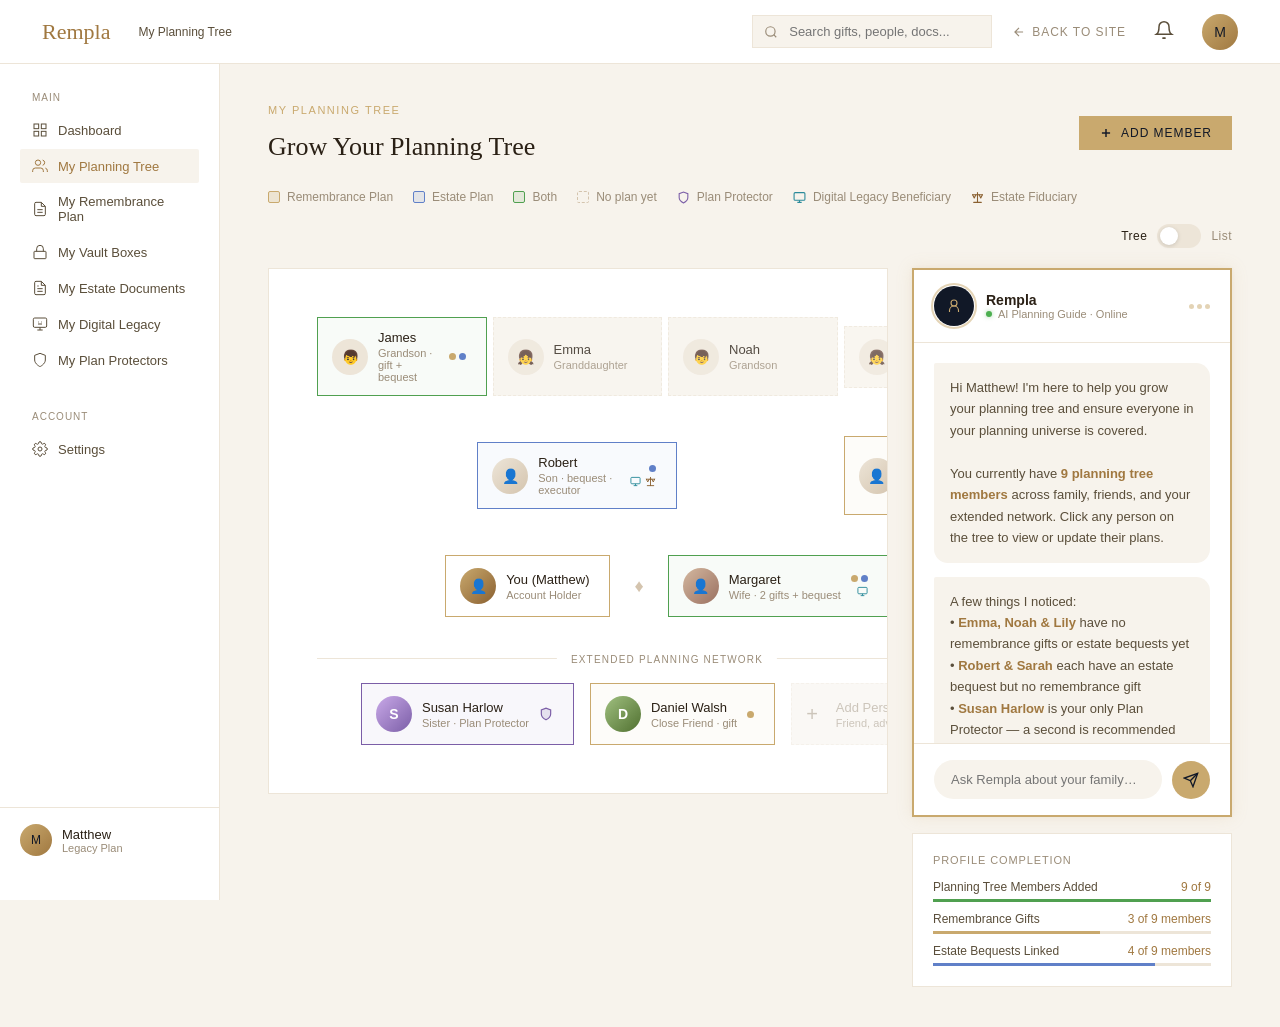
<file: planning-tree/index.html>
<!DOCTYPE html>
<html lang="en">
<head>
    <meta charset="UTF-8">
    <meta name="viewport" content="width=device-width, initial-scale=1.0">
    <title>My Planning Tree</title>
    <link rel="stylesheet" href="../assets/css/main.css" />
</head>
<body>
    <div class="container">
        <header>
            <ul><li><a href="index.html" class="the-logo">Rempla</a></li><li class="breadcrumb">My Planning Tree</li></ul>
            <ul>
                <li class="dash-search"><svg viewBox="0 0 24 24"><circle cx="11" cy="11" r="8"></circle><line x1="21" y1="21" x2="16.65" y2="16.65"></line></svg><input type="text" placeholder="Search gifts, people, docs..."></li>
                <li><a href="#" class="dash-back"><svg viewBox="0 0 24 24"><path d="M19 12H5M12 5l-7 7 7 7"></path></svg> Back to Site</a></li>
                <li class="notifications"><a href="#" class="inbox-bell"><svg viewBox="0 0 24 24"><path d="M18 8A6 6 0 006 8c0 7-3 9-3 9h18s-3-2-3-9M13.73 21a2 2 0 01-3.46 0"></path></svg></a>
                    <div class="notif-dropdown open" id="notif-dropdown">
                        <div class="notif-dropdown-header">
                            <span>Notifications</span>
                            <button onclick="clearNotifs()">Mark all read</button>
                        </div>
                        <div class="notif-item unread">
                            <div class="notif-icon" style="background:rgba(201,169,110,0.1);">📦</div>
                            <div>
                            <div class="notif-text"><strong>Vault Box Shipped</strong> — Your medium vault box for "Grandfather's Watch" has been shipped and will arrive in 3–5 business days.</div>
                            <div class="notif-time">2 hours ago</div>
                            </div>
                        </div>
                        <div class="notif-item unread">
                            <div class="notif-icon" style="background:rgba(80,160,80,0.1);">✓</div>
                            <div>
                            <div class="notif-text"><strong>Plan Protector Confirmed</strong> — Susan Harlow has accepted her role as your Plan Protector.</div>
                            <div class="notif-time">1 day ago</div>
                            </div>
                        </div>
                        <div class="notif-item">
                            <div class="notif-icon" style="background:rgba(80,120,200,0.08);">📄</div>
                            <div>
                            <div class="notif-text"><strong>Document Uploaded</strong> — Durable_Power_of_Attorney.docx was successfully uploaded and categorized.</div>
                            <div class="notif-time">3 days ago</div>
                            </div>
                        </div>
                    </div>
                </li>
                <li><a href="#" class="dash-avatar">M</a></li>
            </ul>
        </header>
        <div class="dash-content">
            <aside>
                <div class="sidebar-section">
                    <div class="sidebar-section-label">Main</div>
                    <div class="sidebar-link" id="sl-overview" onclick="setDashLink('/dashboard/')">
                        <svg viewBox="0 0 24 24"><rect x="3" y="3" width="7" height="7"></rect><rect x="14" y="3" width="7" height="7"></rect><rect x="3" y="14" width="7" height="7"></rect><rect x="14" y="14" width="7" height="7"></rect></svg>
                        Dashboard
                    </div>
                    <div class="sidebar-link active" id="sl-family" onclick="setDashLink('/planning-tree/')">
                        <svg viewBox="0 0 24 24"><path d="M17 21v-2a4 4 0 00-4-4H5a4 4 0 00-4 4v2"></path><circle cx="9" cy="7" r="4"></circle><path d="M23 21v-2a4 4 0 00-3-3.87M16 3.13a4 4 0 010 7.75"></path></svg>
                        My Planning Tree
                    </div>
                    <div class="sidebar-link" id="sl-plans" onclick="setDashLink('/remembrance-plan/')">
                        <svg viewBox="0 0 24 24"><path d="M14 2H6a2 2 0 00-2 2v16a2 2 0 002 2h12a2 2 0 002-2V8z"></path><polyline points="14 2 14 8 20 8"></polyline><line x1="16" y1="13" x2="8" y2="13"></line><line x1="16" y1="17" x2="8" y2="17"></line></svg>
                        My Remembrance Plan
                    </div>
                    <div class="sidebar-link" id="sl-vault" onclick="setDashLink('/vault-boxes/')">
                        <svg viewBox="0 0 24 24"><rect x="3" y="11" width="18" height="11" rx="1"></rect><path d="M7 11V7a5 5 0 0110 0v4"></path></svg>
                        My Vault Boxes
                    </div>
                    <div class="sidebar-link" id="sl-documents" onclick="setDashLink('/estate-documents/')">
                        <svg viewBox="0 0 24 24"><path d="M14 2H6a2 2 0 00-2 2v16a2 2 0 002 2h12a2 2 0 002-2V8z"></path><polyline points="14 2 14 8 20 8"></polyline><line x1="16" y1="13" x2="8" y2="13"></line><line x1="16" y1="17" x2="8" y2="17"></line><line x1="10" y1="9" x2="8" y2="9"></line></svg>
                        My Estate Documents
                    </div>
                    <div class="sidebar-link" id="sl-digital" onclick="setDashLink('/digital-legacy/')">
                        <svg viewBox="0 0 24 24"><rect x="2" y="3" width="20" height="14" rx="2"></rect><path d="M8 21h8M12 17v4"></path><path d="M9 9h1m4 0h1M9 12h6"></path></svg>
                        My Digital Legacy
                    </div>
                    <div class="sidebar-link" id="sl-protectors" onclick="setDashLink('/plan-protectors/')">
                        <svg viewBox="0 0 24 24"><path d="M12 22s8-4 8-10V5l-8-3-8 3v7c0 6 8 10 8 10z"></path></svg>
                        My Plan Protectors
                    </div>
                </div>
                <div class="sidebar-section">
                    <div class="sidebar-section-label">Account</div>
                    <div class="sidebar-link" id="sl-settings" onclick="setDashLink('/settings/')">
                        <svg viewBox="0 0 24 24"><circle cx="12" cy="12" r="3"></circle><path d="M19.4 15a1.65 1.65 0 00.33 1.82l.06.06a2 2 0 010 2.83 2 2 0 01-2.83 0l-.06-.06a1.65 1.65 0 00-1.82-.33 1.65 1.65 0 00-1 1.51V21a2 2 0 01-4 0v-.09A1.65 1.65 0 009 19.4a1.65 1.65 0 00-1.82.33l-.06.06a2 2 0 01-2.83-2.83l.06-.06A1.65 1.65 0 004.68 15a1.65 1.65 0 00-1.51-1H3a2 2 0 010-4h.09A1.65 1.65 0 004.6 9a1.65 1.65 0 00-.33-1.82l-.06-.06a2 2 0 012.83-2.83l.06.06A1.65 1.65 0 009 4.68a1.65 1.65 0 001-1.51V3a2 2 0 014 0v.09a1.65 1.65 0 001 1.51 1.65 1.65 0 001.82-.33l.06-.06a2 2 0 012.83 2.83l-.06.06A1.65 1.65 0 0019.4 9a1.65 1.65 0 001.51 1H21a2 2 0 010 4h-.09a1.65 1.65 0 00-1.51 1z"></path></svg>
                        Settings
                    </div>
                </div>
                <div class="sidebar-user">
                    <div class="dash-avatar" style="width:32px;height:32px;font-size:12px;">M</div>
                    <div>
                        <div class="sidebar-user-name">Matthew</div>
                        <div class="sidebar-user-plan">Legacy Plan</div>
                    </div>
                </div>
            </aside>
            <main class="dash-main">
                <div class="tab-panel active" id="tab-family">
                    <div class="planning-tree-header">
                    <div>
                        <div class="section-eyebrow">My Planning Tree</div>
                        <div class="planning-tree-title">Grow Your Planning Tree</div>
                    </div>
                    <button class="btn-add-member" onclick="openAddMemberModal()">
                        <svg viewBox="0 0 24 24"><line x1="12" y1="5" x2="12" y2="19"></line><line x1="5" y1="12" x2="19" y2="12"></line></svg>
                        Add Member
                    </button>
                    </div>

                    <!-- Legend -->
                    <div style="display:flex;gap:20px;flex-wrap:wrap;margin-bottom:20px;">
                        <div class="tooltip-flag" style="display:flex;align-items:center;gap:7px;font-size:12px;color:#9a8c78;" data-tooltip="Lorem Ipsum Dolor"><div style="width:12px;height:12px;background:rgba(201,169,110,0.2);border:1.5px solid #c9a96e;border-radius:2px;"></div>Remembrance Plan</div>
                        <div class="tooltip-flag" style="display:flex;align-items:center;gap:7px;font-size:12px;color:#9a8c78;" data-tooltip="Lorem Ipsum Dolor"><div style="width:12px;height:12px;background:rgba(80,120,200,0.12);border:1.5px solid #6080c8;border-radius:2px;"></div>Estate Plan</div>
                        <div class="tooltip-flag" style="display:flex;align-items:center;gap:7px;font-size:12px;color:#9a8c78;" data-tooltip="Lorem Ipsum Dolor"><div style="width:12px;height:12px;background:rgba(80,160,80,0.12);border:1.5px solid #50a050;border-radius:2px;"></div>Both</div>
                        <div class="tooltip-flag" style="display:flex;align-items:center;gap:7px;font-size:12px;color:#9a8c78;" data-tooltip="Lorem Ipsum Dolor"><div style="width:12px;height:12px;background:#f7f3ec;border:1.5px dashed #d4c4ae;border-radius:2px;"></div>No plan yet</div>
                        <div class="tooltip-flag" style="display:flex;align-items:center;gap:7px;font-size:12px;color:#9a8c78;" data-tooltip="Lorem Ipsum Dolor">
                            <svg style="width:13px;height:13px;stroke:#7b5ea7;fill:none;stroke-width:2;" viewBox="0 0 24 24"><path d="M12 22s8-4 8-10V5l-8-3-8 3v7c0 6 8 10 8 10z"></path></svg>
                            Plan Protector
                        </div>
                        <div class="tooltip-flag" style="display:flex;align-items:center;gap:7px;font-size:12px;color:#9a8c78;" data-tooltip="Lorem Ipsum Dolor">
                            <svg style="width:13px;height:13px;stroke:#2a8a9a;fill:none;stroke-width:2;" viewBox="0 0 24 24"><rect x="2" y="3" width="20" height="14" rx="2"></rect><path d="M8 21h8M12 17v4"></path></svg>
                            Digital Legacy Beneficiary
                        </div>
                        <div class="tooltip-flag" style="display:flex;align-items:center;gap:7px;font-size:12px;color:#9a8c78;" data-tooltip="Lorem Ipsum Dolor">
                            <svg style="width:13px;height:13px;stroke:#8a6030;fill:none;stroke-width:2;stroke-linecap:round;stroke-linejoin:round;" viewBox="0 0 24 24"><line x1="12" y1="3" x2="12" y2="21"></line><line x1="5" y1="21" x2="19" y2="21"></line><line x1="3" y1="7" x2="21" y2="7"></line><polyline points="3,7 6,13 9,7"></polyline><polyline points="15,7 18,13 21,7"></polyline></svg>
                            Estate Fiduciary
                        </div>
                    </div>

                    <!-- View Toggle -->
                    <div style="display:flex;align-items:center;margin-bottom:20px;">
                    <div class="tree-view-toggle">
                        <span class="tree-view-toggle-label active" id="toggle-label-tree">Tree</span>
                        <button class="tree-view-toggle-track" id="tree-view-toggle-btn" onclick="toggleTreeView()"></button>
                        <span class="tree-view-toggle-label" id="toggle-label-list">List</span>
                    </div>
                    </div>

                    <div style="display:grid;grid-template-columns:1fr 320px;gap:24px;align-items:start;">
                    <!-- Shared node detail popup (works for both tree and list views) -->
                    <div id="node-detail" style="display:none;position:fixed;top:50%;left:50%;transform:translate(-50%,-50%);width:320px;background:white;border:1px solid #ede5d8;padding:28px;z-index:100;box-shadow:0 16px 48px rgba(0,0,0,0.15);">
                        <div style="display:flex;justify-content:space-between;align-items:center;margin-bottom:4px;">
                            <div id="nd-name" style="font-size:17px;font-weight:600;color:#2a2015;"></div>
                            <button onclick="document.getElementById('node-detail').style.display='none';document.getElementById('node-detail-overlay').style.display='none'" style="background:none;border:none;cursor:pointer;color:#9a8c78;font-size:20px;line-height:1;">×</button>
                        </div>
                        <div class="edit-info" style="font-size:12px;color:#a07840;cursor:pointer;margin-bottom:14px;" onclick="editNodeInformation(document.getElementById('nd-name').textContent, 'Doe', 'johndoe@emailaccount.com', '(555) 123-4567', 'Main Av. 123', 'Apt. B', 'Anycity', 'CA', '12345', '2004-03-12', document.getElementById('nd-relation').textContent)">[Edit information]</div>
                        <div id="nd-relation" style="font-size:11px;letter-spacing:.08em;text-transform:uppercase;color:#9a8c78;margin-bottom:16px;"></div>
                        <div id="nd-gifts" style="display:flex;flex-direction:column;gap:8px;"></div>
                        <button onclick="document.getElementById('node-detail').style.display='none';document.getElementById('node-detail-overlay').style.display='none';setDashLink('/remembrance-plan/')" style="margin-top:20px;width:100%;font-family:'Jost',sans-serif;font-size:11px;letter-spacing:.08em;text-transform:uppercase;background:#c9a96e;color:#111827;border:none;padding:12px;cursor:pointer;">Add Gift for This Person</button>
                    </div>
                    <div id="node-detail-overlay" onclick="document.getElementById('node-detail').style.display='none';this.style.display='none'" style="display:none;position:fixed;inset:0;background:rgba(0,0,0,0.2);z-index:99;"></div>

                    <!-- Tree View (default) -->
                    <div id="tree-view-tree" class="tree-canvas" style="position:relative;">

                        <div class="tree-wrap" id="tree-wrap">
                        <!-- GENERATION 3 — GRANDCHILDREN -->
                        <div class="tree-generation" id="tree-gen-3">
                            <div class="tree-generation-group" style="flex:3;" id="tree-group-robert-children">
                            <div class="tree-node" style="cursor:pointer;border-color:#50a050;background:rgba(80,160,80,0.04);flex:1;" onclick="showNodeDetail('James','Grandson',[{type:'Rempla',label:'Grandfather\'s watch · 16th birthday, 5 yrs after passing'},{type:'estate',label:'Trust beneficiary · college fund at age 21'}])">
                                <div class="tree-node-avatar" style="background:#ede5d8;">👦</div>
                                <div class="tree-node-info"><div class="tree-node-name">James</div><div class="tree-node-relation">Grandson · gift + bequest</div></div>
                                <div style="display:flex;gap:3px;margin-left:auto;"><div style="width:7px;height:7px;border-radius:50%;background:#c9a96e;"></div><div style="width:7px;height:7px;border-radius:50%;background:#6080c8;"></div></div>
                            </div>
                            <div class="tree-node" style="cursor:pointer;border-style:dashed;opacity:0.8;flex:1;" onclick="showNodeDetail('Emma','Granddaughter',[{type:'none',label:'No estate bequest recorded'},{type:'none',label:'No remembrance gifts yet — ask Rempla'}])">
                                <div class="tree-node-avatar" style="background:#ede5d8;">👧</div>
                                <div class="tree-node-info"><div class="tree-node-name">Emma</div><div class="tree-node-relation">Granddaughter</div></div>
                            </div>
                            <div class="tree-node" style="cursor:pointer;border-style:dashed;opacity:0.8;flex:1;" onclick="showNodeDetail('Noah','Grandson',[{type:'none',label:'No estate bequest recorded'},{type:'none',label:'No remembrance gifts yet — ask Rempla'}])">
                                <div class="tree-node-avatar" style="background:#ede5d8;">👦</div>
                                <div class="tree-node-info"><div class="tree-node-name">Noah</div><div class="tree-node-relation">Grandson</div></div>
                            </div>
                            </div>
                            <div class="tree-generation-group" style="flex:1;" id="tree-group-sarah-children">
                            <div class="tree-node" style="cursor:pointer;border-style:dashed;opacity:0.75;flex:1;" onclick="showNodeDetail('Lily','Granddaughter',[{type:'none',label:'No estate bequest recorded'},{type:'none',label:'No remembrance gifts yet — ask Rempla'}])">
                                <div class="tree-node-avatar" style="background:#ede5d8;">👧</div>
                                <div class="tree-node-info"><div class="tree-node-name">Lily</div><div class="tree-node-relation">Granddaughter</div></div>
                            </div>
                            </div>
                        </div>

                        <!-- Dynamic connector: grandchildren → children -->
                        <div class="tree-gen-spacer" id="connector-gc-to-children"><svg style="position:absolute;top:0;left:0;width:100%;height:100%;overflow:visible;" class="tree-connector-layer"><line x1="185.625" y1="0" x2="185.625" y2="20"></line><line x1="562.875" y1="0" x2="562.875" y2="20"></line><line x1="940.125" y1="0" x2="940.125" y2="20"></line><line x1="185.625" y1="20" x2="940.125" y2="20"></line><line x1="562.875" y1="20" x2="562.875" y2="40"></line><line x1="1319.375" y1="0" x2="1319.375" y2="40"></line></svg></div>

                        <!-- GENERATION 2 — CHILDREN -->
                        <div class="tree-generation" id="tree-gen-2">
                            <div class="tree-generation-group" style="flex:3;justify-content:center;" id="tree-group-robert">
                            <div class="tree-node" style="cursor:pointer;border-color:#6080c8;background:rgba(80,120,200,0.04);flex:1;max-width:200px;" onclick="showNodeDetail('Robert','Son',[{type:'estate',label:'Bequest: Investment portfolio (1/3 share)'},{type:'fiduciary',label:'Personal Representative · Named executor of will'},{type:'digital',label:'Digital Legacy: Gmail'}])">
                                <div class="tree-node-avatar">👤</div>
                                <div class="tree-node-info"><div class="tree-node-name">Robert</div><div class="tree-node-relation">Son · bequest · executor</div></div>
                                <div style="display:flex;flex-direction:column;gap:4px;margin-left:auto;align-items:flex-end;">
                                <div style="display:flex;gap:3px;"><div style="width:7px;height:7px;border-radius:50%;background:#6080c8;"></div></div>
                                <div style="display:flex;gap:4px;">
                                    <svg title="Digital Legacy Beneficiary" style="width:11px;height:11px;stroke:#2a8a9a;fill:none;stroke-width:2;" viewBox="0 0 24 24"><rect x="2" y="3" width="20" height="14" rx="2"></rect><path d="M8 21h8M12 17v4"></path></svg>
                                    <svg title="Estate Fiduciary" style="width:11px;height:11px;stroke:#8a6030;fill:none;stroke-width:2;stroke-linecap:round;stroke-linejoin:round;" viewBox="0 0 24 24"><line x1="12" y1="3" x2="12" y2="21"></line><line x1="5" y1="21" x2="19" y2="21"></line><line x1="3" y1="7" x2="21" y2="7"></line><polyline points="3,7 6,13 9,7"></polyline><polyline points="15,7 18,13 21,7"></polyline></svg>
                                </div>
                                </div>
                            </div>
                            </div>
                            <div class="tree-generation-group" style="flex:1;justify-content:center;" id="tree-group-sarah">
                            <div class="tree-node" style="cursor:pointer;border-color:#c9a96e;background:rgba(201,169,110,0.04);flex:1;max-width:200px;" onclick="showNodeDetail('Sarah','Daughter',[{type:'estate',label:'Bequest: Investment portfolio (1/3 share)'},{type:'Rempla',label:'No remembrance gift yet'},{type:'fiduciary',label:'Trustee · Family trust successor trustee'}])">
                                <div class="tree-node-avatar">👤</div>
                                <div class="tree-node-info"><div class="tree-node-name">Sarah</div><div class="tree-node-relation">Daughter · bequest · trustee</div></div>
                                <div style="display:flex;flex-direction:column;gap:4px;margin-left:auto;align-items:flex-end;">
                                <div style="width:7px;height:7px;border-radius:50%;background:#6080c8;"></div>
                                <svg title="Estate Fiduciary" style="width:11px;height:11px;stroke:#8a6030;fill:none;stroke-width:2;stroke-linecap:round;stroke-linejoin:round;" viewBox="0 0 24 24"><line x1="12" y1="3" x2="12" y2="21"></line><line x1="5" y1="21" x2="19" y2="21"></line><line x1="3" y1="7" x2="21" y2="7"></line><polyline points="3,7 6,13 9,7"></polyline><polyline points="15,7 18,13 21,7"></polyline></svg>
                                </div>
                            </div>
                            </div>
                        </div>

                        <!-- Dynamic connector: children → trunk -->
                        <div class="tree-gen-spacer" id="connector-children-to-trunk"><svg style="position:absolute;top:0;left:0;width:100%;height:100%;overflow:visible;" class="tree-connector-layer"><line x1="562.875" y1="0" x2="562.875" y2="20"></line><line x1="1319.375" y1="0" x2="1319.375" y2="20"></line><line x1="562.875" y1="20" x2="1319.375" y2="20"></line><line x1="941.125" y1="20" x2="941.125" y2="40"></line></svg></div>

                        <!-- GENERATION 1 — TRUNK -->
                        <div class="tree-row" style="justify-content:center;">
                            <div class="tree-node primary" style="cursor:pointer;border-color:#c9a96e;" onclick="showNodeDetail('Matthew','Account Holder',[{type:'Rempla',label:'3 gifts planned via Rempla'},{type:'estate',label:'Primary beneficiary of estate'}])">
                            <div class="tree-node-avatar" style="background:linear-gradient(135deg,#c9a96e,#8a6030);">👤</div>
                            <div class="tree-node-info"><div class="tree-node-name">You (Matthew)</div><div class="tree-node-relation">Account Holder</div></div>
                            </div>
                            <div class="tree-spacer" style="display:flex;align-items:center;font-size:18px;color:#d4c4ae;">♦</div>
                            <div class="tree-node" style="cursor:pointer;border-color:#50a050;background:rgba(80,160,80,0.04);" onclick="showNodeDetail('Margaret','Wife',[{type:'Rempla',label:'Anniversary roses · every year for life'},{type:'Rempla',label:'5 handwritten letters · annual delivery'},{type:'estate',label:'Trust beneficiary · family home + investments'},{type:'digital',label:'Digital Legacy: Facebook, Chase Bank'}])">
                            <div class="tree-node-avatar" style="background:linear-gradient(135deg,#d4b8a0,#9a7060);">👤</div>
                            <div class="tree-node-info"><div class="tree-node-name">Margaret</div><div class="tree-node-relation">Wife · 2 gifts + bequest</div></div>
                            <div style="display:flex;flex-direction:column;gap:4px;margin-left:auto;align-items:flex-end;">
                                <div style="display:flex;gap:3px;"><div style="width:7px;height:7px;border-radius:50%;background:#c9a96e;"></div><div style="width:7px;height:7px;border-radius:50%;background:#6080c8;"></div></div>
                                <div style="display:flex;gap:4px;">
                                <svg title="Digital Legacy Beneficiary" style="width:11px;height:11px;stroke:#2a8a9a;fill:none;stroke-width:2;" viewBox="0 0 24 24"><rect x="2" y="3" width="20" height="14" rx="2"></rect><path d="M8 21h8M12 17v4"></path></svg>
                                </div>
                            </div>
                            </div>
                        </div>

                        <!-- EXTENDED NETWORK DIVIDER -->
                        <div style="position:relative;width:100%;margin:32px 0 16px;">
                            <div style="position:absolute;top:50%;left:0;right:0;height:1px;background:#ede5d8;"></div>
                            <div style="position:relative;display:inline-block;background:white;padding:0 14px;left:50%;transform:translateX(-50%);">
                            <span style="font-size:10px;letter-spacing:0.12em;text-transform:uppercase;color:#9a8c78;">Extended Planning Network</span>
                            </div>
                        </div>

                        <!-- EXTENDED NETWORK — PLAN PROTECTORS & OTHERS -->
                        <div style="display:flex;justify-content:center;gap:16px;flex-wrap:wrap;padding:0 8px;">
                            <div class="tree-node" style="cursor:pointer;border-color:#7b5ea7;background:rgba(123,94,167,0.05);min-width:160px;" onclick="showNodeDetail('Susan Harlow','Sister · Plan Protector',[{type:'protector',label:'Active Plan Protector · Accepted Feb 23, 2026'},{type:'none',label:'No estate bequest recorded'},{type:'none',label:'No remembrance gifts planned'}])">
                            <div class="tree-node-avatar" style="background:linear-gradient(135deg,#c9a9e8,#7b5ea7);color:white;font-weight:600;">S</div>
                            <div class="tree-node-info">
                                <div class="tree-node-name">Susan Harlow</div>
                                <div class="tree-node-relation">Sister · Plan Protector</div>
                            </div>
                            <div style="margin-left:auto;display:flex;flex-direction:column;gap:3px;align-items:center;">
                                <svg title="Plan Protector" style="width:14px;height:14px;stroke:#7b5ea7;fill:rgba(123,94,167,0.15);stroke-width:2;" viewBox="0 0 24 24"><path d="M12 22s8-4 8-10V5l-8-3-8 3v7c0 6 8 10 8 10z"></path></svg>
                            </div>
                            </div>

                            <div class="tree-node" style="cursor:pointer;border-color:#c9a96e;background:rgba(201,169,110,0.04);min-width:160px;" onclick="showNodeDetail('Daniel Walsh','Close Friend',[{type:'Rempla',label:'Golf Experience · Annual, every April 8th (birthday)'},{type:'none',label:'No estate bequest recorded'}])">
                            <div class="tree-node-avatar" style="background:linear-gradient(135deg,#a0c080,#507030);color:white;font-weight:600;">D</div>
                            <div class="tree-node-info">
                                <div class="tree-node-name">Daniel Walsh</div>
                                <div class="tree-node-relation">Close Friend · gift</div>
                            </div>
                            <div style="margin-left:auto;display:flex;flex-direction:column;gap:3px;align-items:center;">
                                <div style="width:7px;height:7px;border-radius:50%;background:#c9a96e;"></div>
                            </div>
                            </div>

                            <!-- Placeholder for future non-family additions -->
                            <div class="tree-node" style="border-style:dashed;opacity:0.5;cursor:pointer;min-width:140px;justify-content:center;" onclick="openAddMemberModal()">
                            <div style="font-size:20px;color:#9a8c78;margin-right:8px;">+</div>
                            <div class="tree-node-info"><div class="tree-node-name" style="color:#9a8c78;">Add Person</div><div class="tree-node-relation">Friend, advisor, or other</div></div>
                            </div>
                        </div>

                        </div>
                    </div>

                    <!-- List View (hidden by default) -->
                    <div id="tree-view-list" class="tree-list-view">

                        <!-- Account Holder -->
                        <div class="tree-list-group">
                        <div class="tree-list-group-title">Account Holder</div>
                        <div class="tree-list-row" style="border-left:3px solid #c9a96e;" onclick="showNodeDetail('Matthew','Account Holder',[{type:'rempla',label:'3 gifts planned via Rempla'},{type:'estate',label:'Primary beneficiary of estate'}])">
                            <div class="tree-list-avatar" style="background:linear-gradient(135deg,#c9a96e,#8a6030);">👤</div>
                            <div class="tree-list-info">
                            <div class="tree-list-name">You (Matthew)</div>
                            <div class="tree-list-relation">Account Holder</div>
                            </div>
                            <div class="tree-list-tags">
                            <span class="tree-list-tag tag-rempla"><svg style="width:10px;height:10px" viewBox="0 0 12 12"><rect x="1" y="1" width="10" height="10" rx="1.5" fill="rgba(201,169,110,0.2)" stroke="#c9a96e" stroke-width="1.5"></rect></svg> Remembrance</span>
                            <span class="tree-list-tag tag-estate"><svg style="width:10px;height:10px" viewBox="0 0 12 12"><rect x="1" y="1" width="10" height="10" rx="1.5" fill="rgba(80,120,200,0.12)" stroke="#6080c8" stroke-width="1.5"></rect></svg> Estate</span>
                            </div>
                        </div>
                        </div>

                        <!-- Spouse -->
                        <div class="tree-list-group">
                        <div class="tree-list-group-title">Spouse</div>
                        <div class="tree-list-row" style="border-left:3px solid #50a050;" onclick="showNodeDetail('Margaret','Wife',[{type:'rempla',label:'Anniversary roses · every year for life'},{type:'rempla',label:'5 handwritten letters · annual delivery'},{type:'estate',label:'Trust beneficiary · family home + investments'},{type:'digital',label:'Digital Legacy: Facebook, Chase Bank'}])">
                            <div class="tree-list-avatar" style="background:linear-gradient(135deg,#d4b8a0,#9a7060);">👤</div>
                            <div class="tree-list-info">
                            <div class="tree-list-name">Margaret</div>
                            <div class="tree-list-relation">Wife</div>
                            </div>
                            <div class="tree-list-tags">
                            <span class="tree-list-tag tag-rempla"><svg style="width:10px;height:10px" viewBox="0 0 12 12"><rect x="1" y="1" width="10" height="10" rx="1.5" fill="rgba(201,169,110,0.2)" stroke="#c9a96e" stroke-width="1.5"></rect></svg> Remembrance</span>
                            <span class="tree-list-tag tag-estate"><svg style="width:10px;height:10px" viewBox="0 0 12 12"><rect x="1" y="1" width="10" height="10" rx="1.5" fill="rgba(80,120,200,0.12)" stroke="#6080c8" stroke-width="1.5"></rect></svg> Estate</span>
                            <span class="tree-list-tag tag-digital"><svg style="width:11px;height:11px;stroke:#2a8a9a;fill:none;stroke-width:2" viewBox="0 0 24 24"><rect x="2" y="3" width="20" height="14" rx="2"></rect><path d="M8 21h8M12 17v4"></path></svg> Digital Legacy</span>
                            </div>
                            <div class="tree-list-status">2 gifts · bequest</div>
                        </div>
                        </div>

                        <!-- Children -->
                        <div class="tree-list-group">
                        <div class="tree-list-group-title">Children</div>
                        <div class="tree-list-row" style="border-left:3px solid #6080c8;" onclick="showNodeDetail('Robert','Son',[{type:'estate',label:'Bequest: Investment portfolio (1/3 share)'},{type:'fiduciary',label:'Personal Representative · Named executor of will'},{type:'digital',label:'Digital Legacy: Gmail'}])">
                            <div class="tree-list-avatar" style="background:#ede5d8;">👤</div>
                            <div class="tree-list-info">
                            <div class="tree-list-name">Robert</div>
                            <div class="tree-list-relation">Son</div>
                            </div>
                            <div class="tree-list-tags">
                            <span class="tree-list-tag tag-estate"><svg style="width:10px;height:10px" viewBox="0 0 12 12"><rect x="1" y="1" width="10" height="10" rx="1.5" fill="rgba(80,120,200,0.12)" stroke="#6080c8" stroke-width="1.5"></rect></svg> Estate</span>
                            <span class="tree-list-tag tag-fiduciary"><svg style="width:11px;height:11px;stroke:#8a6030;fill:none;stroke-width:2;stroke-linecap:round;stroke-linejoin:round" viewBox="0 0 24 24"><line x1="12" y1="3" x2="12" y2="21"></line><line x1="5" y1="21" x2="19" y2="21"></line><line x1="3" y1="7" x2="21" y2="7"></line><polyline points="3,7 6,13 9,7"></polyline><polyline points="15,7 18,13 21,7"></polyline></svg> Executor</span>
                            <span class="tree-list-tag tag-digital"><svg style="width:11px;height:11px;stroke:#2a8a9a;fill:none;stroke-width:2" viewBox="0 0 24 24"><rect x="2" y="3" width="20" height="14" rx="2"></rect><path d="M8 21h8M12 17v4"></path></svg> Digital Legacy</span>
                            </div>
                            <div class="tree-list-status">Bequest only</div>
                        </div>
                        <div class="tree-list-row" style="border-left:3px solid #c9a96e;" onclick="showNodeDetail('Sarah','Daughter',[{type:'estate',label:'Bequest: Investment portfolio (1/3 share)'},{type:'rempla',label:'No remembrance gift yet'},{type:'fiduciary',label:'Trustee · Family trust successor trustee'}])">
                            <div class="tree-list-avatar" style="background:#ede5d8;">👤</div>
                            <div class="tree-list-info">
                            <div class="tree-list-name">Sarah</div>
                            <div class="tree-list-relation">Daughter</div>
                            </div>
                            <div class="tree-list-tags">
                            <span class="tree-list-tag tag-estate"><svg style="width:10px;height:10px" viewBox="0 0 12 12"><rect x="1" y="1" width="10" height="10" rx="1.5" fill="rgba(80,120,200,0.12)" stroke="#6080c8" stroke-width="1.5"></rect></svg> Estate</span>
                            <span class="tree-list-tag tag-fiduciary"><svg style="width:11px;height:11px;stroke:#8a6030;fill:none;stroke-width:2;stroke-linecap:round;stroke-linejoin:round" viewBox="0 0 24 24"><line x1="12" y1="3" x2="12" y2="21"></line><line x1="5" y1="21" x2="19" y2="21"></line><line x1="3" y1="7" x2="21" y2="7"></line><polyline points="3,7 6,13 9,7"></polyline><polyline points="15,7 18,13 21,7"></polyline></svg> Trustee</span>
                            </div>
                            <div class="tree-list-status">Bequest only</div>
                        </div>
                        </div>

                        <!-- Grandchildren -->
                        <div class="tree-list-group">
                        <div class="tree-list-group-title">Grandchildren</div>
                        <div class="tree-list-row" style="border-left:3px solid #50a050;" onclick="showNodeDetail('James','Grandson',[{type:'rempla',label:'Grandfather\'s watch · 16th birthday, 5 yrs after passing'},{type:'estate',label:'Trust beneficiary · college fund at age 21'}])">
                            <div class="tree-list-avatar" style="background:#ede5d8;">👦</div>
                            <div class="tree-list-info">
                            <div class="tree-list-name">James</div>
                            <div class="tree-list-relation">Grandson · Robert's son</div>
                            </div>
                            <div class="tree-list-tags">
                            <span class="tree-list-tag tag-rempla"><svg style="width:10px;height:10px" viewBox="0 0 12 12"><rect x="1" y="1" width="10" height="10" rx="1.5" fill="rgba(201,169,110,0.2)" stroke="#c9a96e" stroke-width="1.5"></rect></svg> Remembrance</span>
                            <span class="tree-list-tag tag-estate"><svg style="width:10px;height:10px" viewBox="0 0 12 12"><rect x="1" y="1" width="10" height="10" rx="1.5" fill="rgba(80,120,200,0.12)" stroke="#6080c8" stroke-width="1.5"></rect></svg> Estate</span>
                            </div>
                            <div class="tree-list-status">Gift + bequest</div>
                        </div>
                        <div class="tree-list-row" style="border-left:3px dashed #d4c4ae;" onclick="showNodeDetail('Emma','Granddaughter',[{type:'none',label:'No estate bequest recorded'},{type:'none',label:'No remembrance gifts yet — ask Rempla'}])">
                            <div class="tree-list-avatar" style="background:#ede5d8;">👧</div>
                            <div class="tree-list-info">
                            <div class="tree-list-name">Emma</div>
                            <div class="tree-list-relation">Granddaughter · Robert's daughter</div>
                            </div>
                            <div class="tree-list-tags">
                            <span class="tree-list-tag tag-none"><svg style="width:10px;height:10px" viewBox="0 0 12 12"><rect x="1" y="1" width="10" height="10" rx="1.5" fill="#f7f3ec" stroke="#d4c4ae" stroke-width="1.5" stroke-dasharray="2,2"></rect></svg> No plan</span>
                            </div>
                        </div>
                        <div class="tree-list-row" style="border-left:3px dashed #d4c4ae;" onclick="showNodeDetail('Noah','Grandson',[{type:'none',label:'No estate bequest recorded'},{type:'none',label:'No remembrance gifts yet — ask Rempla'}])">
                            <div class="tree-list-avatar" style="background:#ede5d8;">👦</div>
                            <div class="tree-list-info">
                            <div class="tree-list-name">Noah</div>
                            <div class="tree-list-relation">Grandson · Robert's son</div>
                            </div>
                            <div class="tree-list-tags">
                            <span class="tree-list-tag tag-none"><svg style="width:10px;height:10px" viewBox="0 0 12 12"><rect x="1" y="1" width="10" height="10" rx="1.5" fill="#f7f3ec" stroke="#d4c4ae" stroke-width="1.5" stroke-dasharray="2,2"></rect></svg> No plan</span>
                            </div>
                        </div>
                        <div class="tree-list-row" style="border-left:3px dashed #d4c4ae;" onclick="showNodeDetail('Lily','Granddaughter',[{type:'none',label:'No estate bequest recorded'},{type:'none',label:'No remembrance gifts yet — ask Rempla'}])">
                            <div class="tree-list-avatar" style="background:#ede5d8;">👧</div>
                            <div class="tree-list-info">
                            <div class="tree-list-name">Lily</div>
                            <div class="tree-list-relation">Granddaughter · Sarah's daughter</div>
                            </div>
                            <div class="tree-list-tags">
                            <span class="tree-list-tag tag-none"><svg style="width:10px;height:10px" viewBox="0 0 12 12"><rect x="1" y="1" width="10" height="10" rx="1.5" fill="#f7f3ec" stroke="#d4c4ae" stroke-width="1.5" stroke-dasharray="2,2"></rect></svg> No plan</span>
                            </div>
                        </div>
                        </div>

                        <!-- Extended Network -->
                        <div class="tree-list-group">
                        <div class="tree-list-group-title">Extended Planning Network</div>
                        <div class="tree-list-row" style="border-left:3px solid #7b5ea7;" onclick="showNodeDetail('Susan Harlow','Sister · Plan Protector',[{type:'protector',label:'Active Plan Protector · Accepted Feb 23, 2026'},{type:'none',label:'No estate bequest recorded'},{type:'none',label:'No remembrance gifts planned'}])">
                            <div class="tree-list-avatar" style="background:linear-gradient(135deg,#c9a9e8,#7b5ea7);color:white;font-weight:600;font-size:14px;">S</div>
                            <div class="tree-list-info">
                            <div class="tree-list-name">Susan Harlow</div>
                            <div class="tree-list-relation">Sister</div>
                            </div>
                            <div class="tree-list-tags">
                            <span class="tree-list-tag tag-protector"><svg style="width:11px;height:11px;stroke:#7b5ea7;fill:none;stroke-width:2" viewBox="0 0 24 24"><path d="M12 22s8-4 8-10V5l-8-3-8 3v7c0 6 8 10 8 10z"></path></svg> Plan Protector</span>
                            </div>
                            <div class="tree-list-status"><span class="status-dot" style="background:#4caf50;"></span>Active</div>
                        </div>
                        <div class="tree-list-row" style="border-left:3px solid #c9a96e;" onclick="showNodeDetail('Daniel Walsh','Close Friend',[{type:'rempla',label:'Golf Experience · Annual, every April 8th (birthday)'},{type:'none',label:'No estate bequest recorded'}])">
                            <div class="tree-list-avatar" style="background:linear-gradient(135deg,#a0c080,#507030);color:white;font-weight:600;font-size:14px;">D</div>
                            <div class="tree-list-info">
                            <div class="tree-list-name">Daniel Walsh</div>
                            <div class="tree-list-relation">Close Friend</div>
                            </div>
                            <div class="tree-list-tags">
                            <span class="tree-list-tag tag-rempla"><svg style="width:10px;height:10px" viewBox="0 0 12 12"><rect x="1" y="1" width="10" height="10" rx="1.5" fill="rgba(201,169,110,0.2)" stroke="#c9a96e" stroke-width="1.5"></rect></svg> Rempla Gift</span>
                            </div>
                            <div class="tree-list-status">1 gift</div>
                        </div>
                        </div>

                    </div>

                    <!-- Family Chat -->
                    <div>
                        <div class="rempla-chat">
                        <div class="chat-header">
                            <div class="chat-ai-avatar"><svg viewBox="0 0 24 24"><circle cx="12" cy="8" r="4"></circle><path d="M6 20v-2a6 6 0 0112 0v2"></path></svg></div>
                            <div class="chat-header-title">
                            <div class="chat-header-name">Rempla</div>
                            <div class="chat-header-status">AI Planning Guide · Online</div>
                            </div>
                            <div class="chat-typing-dots"><span></span><span></span><span></span></div>
                        </div>
                        <div class="chat-messages" id="family-chat-messages">
                            <div class="chat-msg chat-msg-ai">Hi Matthew! I'm here to help you grow your planning tree and ensure everyone in your planning universe is covered.<br><br>You currently have <strong>9 planning tree members</strong> across family, friends, and your extended network. Click any person on the tree to view or update their plans.</div>
                            <div class="chat-msg chat-msg-ai">A few things I noticed:<br>• <strong>Emma, Noah &amp; Lily</strong> have no remembrance gifts or estate bequests yet<br>• <strong>Robert &amp; Sarah</strong> each have an estate bequest but no remembrance gift<br>• <strong>Susan Harlow</strong> is your only Plan Protector — a second is recommended</div>
                            <div class="chat-suggestion" onclick="chatSuggest('family-chat',this,'Help me add a gift for Emma, Noah and Lily')">✦ Add gifts for Emma, Noah &amp; Lily</div>
                            <div class="chat-suggestion" onclick="chatSuggest('family-chat',this,'Help me add a remembrance gift for Robert and Sarah')">✦ Add remembrance gifts for Robert &amp; Sarah</div>
                            <div class="chat-suggestion" onclick="chatSuggest('family-chat',this,'How do I add a second Plan Protector?')">✦ How do I add a second Plan Protector?</div>
                        </div>
                        <div class="chat-input-area">
                            <input class="chat-input" id="family-chat-input" placeholder="Ask Rempla about your family…" type="text" onkeydown="if(event.key==='Enter')sendChat('family-chat')">
                            <button class="chat-send" onclick="sendChat('family-chat')">
                            <svg viewBox="0 0 24 24"><line x1="22" y1="2" x2="11" y2="13"></line><polygon points="22 2 15 22 11 13 2 9 22 2"></polygon></svg>
                            </button>
                        </div>
                        </div>
                        <!-- Completion progress -->
                        <div style="background:white;border:1px solid #ede5d8;padding:20px;margin-top:16px;">
                        <div style="font-size:11px;letter-spacing:.08em;text-transform:uppercase;color:#9a8c78;margin-bottom:14px;">Profile Completion</div>
                        <div style="display:flex;flex-direction:column;gap:10px;">
                            <div>
                            <div style="display:flex;justify-content:space-between;font-size:12px;color:#5a4e3a;margin-bottom:5px;"><span>Planning Tree Members Added</span><span style="color:#a07840;font-weight:500;">9 of 9</span></div>
                            <div style="height:3px;background:#ede5d8;"><div style="height:100%;width:100%;background:#50a050;"></div></div>
                            </div>
                            <div>
                            <div style="display:flex;justify-content:space-between;font-size:12px;color:#5a4e3a;margin-bottom:5px;"><span>Remembrance Gifts</span><span style="color:#a07840;font-weight:500;">3 of 9 members</span></div>
                            <div style="height:3px;background:#ede5d8;"><div style="height:100%;width:60%;background:#c9a96e;"></div></div>
                            </div>
                            <div>
                            <div style="display:flex;justify-content:space-between;font-size:12px;color:#5a4e3a;margin-bottom:5px;"><span>Estate Bequests Linked</span><span style="color:#a07840;font-weight:500;">4 of 9 members</span></div>
                            <div style="height:3px;background:#ede5d8;"><div style="height:100%;width:80%;background:#6080c8;"></div></div>
                            </div>
                        </div>
                        </div>
                    </div>
                    </div>
                </div>
            </main>
        </div>
    </div>


    <!-- ═══════════════════════════════════════════════════ -->
    <!--                  ADD MEMBER MODAL                  -->
    <!-- ═══════════════════════════════════════════════════ -->
    <div class="modal-overlay" id="add-member-modal" onclick="handleModalOverlayClick(event)">
        <div class="modal-box" onclick="event.stopPropagation()">

            <div class="modal-header">
            <div>
                <div class="modal-header-title">Add Planning Tree Member</div>
                <div class="modal-header-sub">This person will appear on your planning tree</div>
            </div>
            <button class="modal-close" onclick="closeAddMemberModal()">×</button>
            </div>

            <div class="modal-body">

            <!-- PERSONAL INFO -->
            <div class="modal-section-title">Personal Information</div>
            <div class="modal-row">
                <div class="modal-field">
                    <label class="modal-label">First Name *</label>
                    <input class="modal-input" type="text" id="member-first-name" placeholder="e.g. Margaret">
                </div>
                <div class="modal-field">
                    <label class="modal-label">Last Name *</label>
                    <input class="modal-input" type="text" id="member-last-name" placeholder="e.g. Thompson">
                </div>
            </div>

            <div class="modal-row">
                <div class="modal-field">
                    <label class="modal-label">Email *<span style="color:#9a8c78;font-weight:300;">(for gift notifications)</span></label>
                    <input class="modal-input" type="email" id="member-email" placeholder="e.g. margaret@example.com">
                </div>
                <div class="modal-field">
                    <label class="modal-label">Phone *</label>
                    <input class="modal-input" type="text" id="member-phone" placeholder="e.g. 555-1234">
                </div>
            </div>

            <div class="modal-row">
                <div class="modal-field">
                    <label class="modal-label">Address *</label>
                    <input class="modal-input" type="text" id="member-address" placeholder="e.g. 123 Main St">
                </div>

                <div class="modal-field">
                    <label class="modal-label">Address Line 2</label>
                    <input class="modal-input" type="text" id="member-address-line2" placeholder="e.g. Apt 4B">
                </div>
            </div>

            <div class="modal-row">
                <div class="modal-field">
                    <label class="modal-label">City *</label>
                    <input class="modal-input" type="text" id="member-city" placeholder="e.g. Anytown">
                </div>

                <div class="modal-field">
                    <label class="modal-label">State *</label>
                    <select class="modal-input" name="member-state" id="member-state">
                        <option value="">Select a state</option>
                        <option value="AL">Alabama</option>
                        <option value="AK">Alaska</option>
                        <option value="AZ">Arizona</option>
                        <option value="AR">Arkansas</option>
                        <option value="CA">California</option>
                        <option value="CO">Colorado</option>
                        <option value="CT">Connecticut</option>
                        <option value="DC">District of Columbia</option>
                        <option value="DE">Delaware</option>
                        <option value="FL">Florida</option>
                        <option value="GA">Georgia</option>
                        <option value="HI">Hawaii</option>
                        <option value="ID">Idaho</option>
                        <option value="IL">Illinois</option>
                        <option value="IN">Indiana</option>
                        <option value="IA">Iowa</option>
                        <option value="KS">Kansas</option>
                        <option value="KY">Kentucky</option>
                        <option value="LA">Louisiana</option>
                        <option value="ME">Maine</option>
                        <option value="MD">Maryland</option>
                        <option value="MA">Massachusetts</option>
                        <option value="MI">Michigan</option>
                        <option value="MN">Minnesota</option>
                        <option value="MS">Mississippi</option>
                        <option value="MO">Missouri</option>
                        <option value="MT">Montana</option>
                        <option value="NE">Nebraska</option>
                        <option value="NV">Nevada</option>
                        <option value="NH">New Hampshire</option>
                        <option value="NJ">New Jersey</option>
                        <option value="NM">New Mexico</option>
                        <option value="NY">New York</option>
                        <option value="NC">North Carolina</option>
                        <option value="ND">North Dakota</option>
                        <option value="OH">Ohio</option>
                        <option value="OK">Oklahoma</option>
                        <option value="OR">Oregon</option>
                        <option value="PA">Pennsylvania</option>
                        <option value="RI">Rhode Island</option>
                        <option value="SC">South Carolina</option>
                        <option value="SD">South Dakota</option>
                        <option value="TN">Tennessee</option>
                        <option value="TX">Texas</option>
                        <option value="UT">Utah</option>
                        <option value="VT">Vermont</option>
                        <option value="VA">Virginia</option>
                        <option value="WA">Washington</option>
                        <option value="WV">West Virginia</option>
                        <option value="WI">Wisconsin</option>
                        <option value="WY">Wyoming</option>
                        <!-- Add more states as needed -->
                    </select>
                </div>
            </div>

            <div class="modal-row">
                <div class="modal-field">
                    <label class="modal-label">ZIP Code *</label>
                    <input class="modal-input" type="text" id="member-zip" placeholder="e.g. 12345">
                </div>
            </div>

            <div class="modal-row">
                <div class="modal-field">
                    <label class="modal-label">Relationship *</label>
                    <select class="modal-select" id="member-relationship">
                        <option value="" disabled="" selected="">Select relationship…</option>
                        <optgroup label="Immediate Family">
                        <option>Spouse / Partner</option>
                        <option>Son</option>
                        <option>Daughter</option>
                        <option>Father</option>
                        <option>Mother</option>
                        </optgroup>
                        <optgroup label="Extended Family">
                        <option>Grandson</option>
                        <option>Granddaughter</option>
                        <option>Brother</option>
                        <option>Sister</option>
                        <option>Uncle</option>
                        <option>Aunt</option>
                        <option>Nephew</option>
                        <option>Niece</option>
                        <option>Cousin</option>
                        <option>Son-in-Law</option>
                        <option>Daughter-in-Law</option>
                        </optgroup>
                        <optgroup label="Other">
                        <option>Close Friend</option>
                        <option>Other</option>
                        </optgroup>
                    </select>
                </div>
                <div class="modal-field">
                    <label class="modal-label">Date of Birth</label>
                    <input class="modal-input" type="date" id="member-dob">
                </div>
            </div>

            <div class="modal-divider"></div>

            <!-- PLANNING -->
            <div class="modal-section-title">Planning Links</div>
            <div class="modal-field">
                <label class="modal-label">Include in</label>
                <div class="modal-checkboxes">
                <label class="modal-checkbox-label">
                    <input type="checkbox" id="plan-rempla" checked="">
                    Remembrance Plan
                </label>
                <label class="modal-checkbox-label">
                    <input type="checkbox" id="plan-estate">
                    Estate Plan
                </label>
                </div>
            </div>

            <div class="modal-field">
                <label class="modal-label">Notes <span style="color:#9a8c78;font-weight:300;">(optional)</span></label>
                <textarea class="modal-input" id="member-notes" rows="2" placeholder="Any special context Rempla should know about this person…" style="resize:vertical;"></textarea>
            </div>

            <div class="modal-divider"></div>

            <!-- IMPORTANT DATES -->
            <div class="modal-section-title">Important Dates</div>
            <p style="font-size:13px;color:#9a8c78;margin-bottom:16px;line-height:1.6;">Add meaningful dates so Rempla can remind you and schedule gifts around them.</p>

            <div style="margin-bottom:12px;">
                <div style="font-size:11px;letter-spacing:0.06em;text-transform:uppercase;color:#9a8c78;margin-bottom:8px;">Quick add</div>
                <div class="date-suggestions">
                <button class="date-suggestion-chip" onclick="addDateRow('Anniversary')">+ Anniversary</button>
                <button class="date-suggestion-chip" onclick="addDateRow('Wedding')">+ Wedding</button>
                <button class="date-suggestion-chip" onclick="addDateRow('Baptism')">+ Baptism</button>
                <button class="date-suggestion-chip" onclick="addDateRow('Graduation')">+ Graduation</button>
                <button class="date-suggestion-chip" onclick="addDateRow('Memorial Day')">+ Memorial Day</button>
                <button class="date-suggestion-chip" onclick="addDateRow('Retirement')">+ Retirement</button>
                </div>
            </div>

            <div class="important-dates-list" id="important-dates-list"></div>

            <button class="btn-add-date" onclick="addDateRow('')">
                <svg style="width:13px;height:13px;stroke:currentColor;fill:none;stroke-width:2;" viewBox="0 0 24 24"><line x1="12" y1="5" x2="12" y2="19"></line><line x1="5" y1="12" x2="19" y2="12"></line></svg>
                Add Custom Date
            </button>

            </div><!-- /modal-body -->

            <div class="modal-footer">
            <button class="btn-modal-cancel" onclick="closeAddMemberModal()">Cancel</button>
            <button class="btn-modal-save" onclick="saveAddMember()">Add to Planning Tree</button>
            </div>

        </div>
    </div>

    <!-- ═══════════════════════════════════════════════════ -->
    <!--               EDIT PERSONAL INFO MODAL              -->
    <!-- ═══════════════════════════════════════════════════ -->
    <div class="modal-overlay" id="edit-member-modal" onclick="handleModalOverlayClick(event)">
        <div class="modal-box" onclick="event.stopPropagation()">

            <div class="modal-header">
            <div>
                <div class="modal-header-title">Edit Personal Information</div>
                <div class="modal-header-sub">Update this person's details</div>
            </div>
            <button class="modal-close" onclick="closeEditMemberModal()">×</button>
            </div>

            <div class="modal-body">

            <!-- PERSONAL INFO -->
            <div class="modal-section-title">Personal Information</div>
            <div class="modal-row">
                <div class="modal-field">
                    <label class="modal-label">First Name *</label>
                    <input class="modal-input" type="text" id="edit-first-name" placeholder="e.g. Margaret">
                </div>
                <div class="modal-field">
                    <label class="modal-label">Last Name *</label>
                    <input class="modal-input" type="text" id="edit-last-name" placeholder="e.g. Thompson">
                </div>
            </div>

            <div class="modal-row">
                <div class="modal-field">
                    <label class="modal-label">Email *<span style="color:#9a8c78;font-weight:300;">(for gift notifications)</span></label>
                    <input class="modal-input" type="email" id="edit-email" placeholder="e.g. margaret@example.com">
                </div>
                <div class="modal-field">
                    <label class="modal-label">Phone *</label>
                    <input class="modal-input" type="text" id="edit-phone" placeholder="e.g. 555-1234">
                </div>
            </div>

            <div class="modal-row">
                <div class="modal-field">
                    <label class="modal-label">Address *</label>
                    <input class="modal-input" type="text" id="edit-address" placeholder="e.g. 123 Main St">
                </div>

                <div class="modal-field">
                    <label class="modal-label">Address Line 2</label>
                    <input class="modal-input" type="text" id="edit-address-line2" placeholder="e.g. Apt 4B">
                </div>
            </div>

            <div class="modal-row">
                <div class="modal-field">
                    <label class="modal-label">City *</label>
                    <input class="modal-input" type="text" id="edit-city" placeholder="e.g. Anytown">
                </div>

                <div class="modal-field">
                    <label class="modal-label">State *</label>
                    <select class="modal-input" name="edit-state" id="edit-state">
                        <option value="">Select a state</option>
                        <option value="AL">Alabama</option>
                        <option value="AK">Alaska</option>
                        <option value="AZ">Arizona</option>
                        <option value="AR">Arkansas</option>
                        <option value="CA">California</option>
                        <option value="CO">Colorado</option>
                        <option value="CT">Connecticut</option>
                        <option value="DC">District of Columbia</option>
                        <option value="DE">Delaware</option>
                        <option value="FL">Florida</option>
                        <option value="GA">Georgia</option>
                        <option value="HI">Hawaii</option>
                        <option value="ID">Idaho</option>
                        <option value="IL">Illinois</option>
                        <option value="IN">Indiana</option>
                        <option value="IA">Iowa</option>
                        <option value="KS">Kansas</option>
                        <option value="KY">Kentucky</option>
                        <option value="LA">Louisiana</option>
                        <option value="ME">Maine</option>
                        <option value="MD">Maryland</option>
                        <option value="MA">Massachusetts</option>
                        <option value="MI">Michigan</option>
                        <option value="MN">Minnesota</option>
                        <option value="MS">Mississippi</option>
                        <option value="MO">Missouri</option>
                        <option value="MT">Montana</option>
                        <option value="NE">Nebraska</option>
                        <option value="NV">Nevada</option>
                        <option value="NH">New Hampshire</option>
                        <option value="NJ">New Jersey</option>
                        <option value="NM">New Mexico</option>
                        <option value="NY">New York</option>
                        <option value="NC">North Carolina</option>
                        <option value="ND">North Dakota</option>
                        <option value="OH">Ohio</option>
                        <option value="OK">Oklahoma</option>
                        <option value="OR">Oregon</option>
                        <option value="PA">Pennsylvania</option>
                        <option value="RI">Rhode Island</option>
                        <option value="SC">South Carolina</option>
                        <option value="SD">South Dakota</option>
                        <option value="TN">Tennessee</option>
                        <option value="TX">Texas</option>
                        <option value="UT">Utah</option>
                        <option value="VT">Vermont</option>
                        <option value="VA">Virginia</option>
                        <option value="WA">Washington</option>
                        <option value="WV">West Virginia</option>
                        <option value="WI">Wisconsin</option>
                        <option value="WY">Wyoming</option>
                        <!-- Add more states as needed -->
                    </select>
                </div>
            </div>

            <div class="modal-row">
                <div class="modal-field">
                    <label class="modal-label">ZIP Code *</label>
                    <input class="modal-input" type="text" id="edit-zip" placeholder="e.g. 12345">
                </div>
            </div>

            <div class="modal-row">
                <div class="modal-field">
                    <label class="modal-label">Relationship *</label>
                    <select class="modal-select" id="edit-relationship">
                        <option value="" disabled="" selected="">Select relationship…</option>
                        <optgroup label="Immediate Family">
                        <option>Spouse / Partner</option>
                        <option>Son</option>
                        <option>Daughter</option>
                        <option>Father</option>
                        <option>Mother</option>
                        </optgroup>
                        <optgroup label="Extended Family">
                        <option>Grandson</option>
                        <option>Granddaughter</option>
                        <option>Brother</option>
                        <option>Sister</option>
                        <option>Uncle</option>
                        <option>Aunt</option>
                        <option>Nephew</option>
                        <option>Niece</option>
                        <option>Cousin</option>
                        <option>Son-in-Law</option>
                        <option>Daughter-in-Law</option>
                        </optgroup>
                        <optgroup label="Other">
                        <option>Close Friend</option>
                        <option>Other</option>
                        </optgroup>
                    </select>
                </div>
                <div class="modal-field">
                    <label class="modal-label">Date of Birth</label>
                    <input class="modal-input" type="date" id="edit-dob">
                </div>
            </div>

            <div class="modal-divider"></div>

            </div><!-- /modal-body -->

            <div class="modal-footer">
                <button class="btn-modal-cancel" onclick="closeEditMemberModal()">Cancel</button>
                <button class="btn-modal-save" onclick="saveEditMember()">Save Changes</button>
            </div>

        </div>
    </div>

    <script async text="javascript">
        // ── Add Member Modal ──
        function openAddMemberModal() {
            document.getElementById('add-member-modal').classList.add('open');
            document.body.style.overflow = 'hidden';
            // Add a default birthday row pre-populated
            var list = document.getElementById('important-dates-list');
            if (list.children.length === 0) addDateRow('Birthday');
        }

        function closeAddMemberModal() {
            document.getElementById('add-member-modal').classList.remove('open');
            document.body.style.overflow = '';
        }

        function handleModalOverlayClick(e) {
            if (e.target === document.getElementById('add-member-modal')) closeAddMemberModal();
        }

        function addDateRow(label) {
            var list = document.getElementById('important-dates-list');
            var row = document.createElement('div');
            row.className = 'important-date-row';
            row.innerHTML =
            '<input type="text" placeholder="e.g. Anniversary, Baptism…" value="' + label + '" style="flex:1.2;">' +
            '<input type="date" style="flex:1;">' +
            '<button class="date-remove-btn" onclick="this.parentElement.remove()" title="Remove">×</button>';
            list.appendChild(row);
            // Focus the date field if label was pre-filled, else focus the text field
            var inputs = row.querySelectorAll('input');
            if (label) {
            inputs[1].focus();
            } else {
            inputs[0].focus();
            }
        }

        function editNodeInformation(firstName, lastName, email, phone, address, addressLine2, city, state, zip, dob, relationship) {
            // Close main node detail if open
            document.getElementById('node-detail').style.display='none';
            document.getElementById('node-detail-overlay').style.display='none';

            document.getElementById('edit-member-modal').classList.add('open');
            document.body.style.overflow = 'hidden';

            document.getElementById('edit-first-name').value = firstName;
            document.getElementById('edit-last-name').value = lastName;
            document.getElementById('edit-email').value = email;
            document.getElementById('edit-phone').value = phone;
            document.getElementById('edit-address').value = address;
            document.getElementById('edit-address-line2').value = addressLine2;
            document.getElementById('edit-city').value = city;
            document.getElementById('edit-state').value = state;
            document.getElementById('edit-zip').value = zip;
            document.getElementById('edit-dob').value = dob;
            document.getElementById('edit-relationship').value = relationship;
        }

        function closeEditMemberModal() {
            document.getElementById('edit-member-modal').classList.remove('open');
            document.body.style.overflow = '';
        }

        function saveEditMember() {
            var firstName = document.getElementById('edit-first-name').value.trim();
            var lastName = document.getElementById('edit-last-name').value.trim();
            var relationship = document.getElementById('edit-relationship').value;
            var emailaddress = document.getElementById('edit-email').value.trim();
            var phone = document.getElementById('edit-phone').value.trim();
            var address = document.getElementById('edit-address').value.trim();
            var addressLine2 = document.getElementById('edit-address-line2').value.trim();
            var city = document.getElementById('edit-city').value.trim();
            var state = document.getElementById('edit-state').value.trim();
            var zip = document.getElementById('edit-zip').value.trim();

            var valid = true;
            // Reset borders
            ['edit-first-name','edit-last-name','edit-relationship','edit-phone','edit-address'].forEach(function(id) {
            document.getElementById(id).style.borderColor = '';
            });
            if (!firstName) { document.getElementById('edit-first-name').style.borderColor = '#b03030'; valid = false; }
            if (!lastName) { document.getElementById('edit-last-name').style.borderColor = '#b03030'; valid = false; }
            if (!relationship) { document.getElementById('edit-relationship').style.borderColor = '#b03030'; valid = false; }
            if (!validateEmail(emailaddress)) { document.getElementById('edit-email').style.borderColor = '#b03030'; valid = false; }
            if (!validatePhone(phone)) { document.getElementById('edit-phone').style.borderColor = '#b03030'; valid = false; }
            if (!address) { document.getElementById('edit-address').style.borderColor = '#b03030'; valid = false; }
            if (!city) { document.getElementById('edit-city').style.borderColor = '#b03030'; valid = false; }
            if (!state) { document.getElementById('edit-state').style.borderColor = '#b03030'; valid = false; }
            if (!zip) { document.getElementById('edit-zip').style.borderColor = '#b03030'; valid = false; }
            if (!valid) {
            if (!firstName) document.getElementById('edit-first-name').focus();
            else if (!lastName) document.getElementById('edit-last-name').focus();
            else if (!validatePhone(phone)) document.getElementById('edit-phone').focus();
            else if (!address) document.getElementById('edit-address').focus();
            else if (!city) document.getElementById('edit-city').focus();
            else if (!state) document.getElementById('edit-state').focus();
            else if (!zip) document.getElementById('edit-zip').focus();
            else if (!relationship) document.getElementById('edit-relationship').focus();
            else document.getElementById('edit-email').focus();
            return;
            }

            // Show success toast and close
            closeAddMemberModal();

            // Reset form
            document.getElementById('edit-first-name').value = '';
            document.getElementById('edit-last-name').value = '';
            document.getElementById('edit-relationship').value = '';
            document.getElementById('edit-phone').value = '';
            document.getElementById('edit-address').value = '';
            document.getElementById('edit-address-line2').value = '';
            document.getElementById('edit-city').value = '';
            document.getElementById('edit-state').value = '';
            document.getElementById('edit-zip').value = '';
            document.getElementById('edit-dob').value = '';
            document.getElementById('edit-email').value = '';
            document.getElementById('edit-notes').value = '';
            document.getElementById('important-dates-list').innerHTML = '';
            ['edit-first-name','edit-last-name','edit-relationship','edit-dob','edit-phone','edit-address'].forEach(function(id) {
            document.getElementById(id).style.borderColor = '';
            });

            // Show confirmation toast
            var toast = document.getElementById('doc-upload-toast');
            document.getElementById('doc-toast-msg').textContent = firstName + ' has been added to your planning tree.';
            toast.style.display = 'flex';
            setTimeout(function() { toast.style.display = 'none'; }, 3500);
        }

        // ── Chat input ──
        document.querySelectorAll('.chat-input').forEach(function(input) {
            input.addEventListener('keydown', function(e) {
            if (e.key === 'Enter' && input.value.trim()) {
                var msgs = input.closest('.rempla-chat').querySelector('.chat-messages');
                var userMsg = document.createElement('div');
                userMsg.className = 'chat-msg chat-msg-user';
                userMsg.textContent = input.value;
                msgs.appendChild(userMsg);
                input.value = '';
                msgs.scrollTop = msgs.scrollHeight;
                setTimeout(function() {
                var aiMsg = document.createElement('div');
                aiMsg.className = 'chat-msg chat-msg-ai';
                aiMsg.textContent = "Great question! I'm here to help you craft the most thoughtful plan possible. Let me look into that for you…";
                msgs.appendChild(aiMsg);
                msgs.scrollTop = msgs.scrollHeight;
                }, 900);
            }
            });
        });

        function validateEmail(email) {
            const regex = /^[^\s@]+@[^\s@]+\.[^\s@]+$/;
            return regex.test(email);
        }

        // Basic international format with optional country code
        function validatePhone(phone) {
            const phoneRegex = /^[0-9\s\-().+]+$/;
            return phoneRegex.test(phone);
        }

        document.getElementById('member-phone').addEventListener('input', function(e) {
            // Remove invalid characters in real-time
            this.value = this.value.replace(/[^0-9\s\-().+]/g, '');
        });

        function saveAddMember() {
            var firstName = document.getElementById('member-first-name').value.trim();
            var lastName = document.getElementById('member-last-name').value.trim();
            var relationship = document.getElementById('member-relationship').value;
            var emailaddress = document.getElementById('member-email').value.trim();
            var phone = document.getElementById('member-phone').value.trim();
            var address = document.getElementById('member-address').value.trim();
            var addressLine2 = document.getElementById('member-address-line2').value.trim();
            var city = document.getElementById('member-city').value.trim();
            var state = document.getElementById('member-state').value.trim();
            var zip = document.getElementById('member-zip').value.trim();

            var valid = true;
            // Reset borders
            ['member-first-name','member-last-name','member-relationship','member-phone','member-address'].forEach(function(id) {
            document.getElementById(id).style.borderColor = '';
            });
            if (!firstName) { document.getElementById('member-first-name').style.borderColor = '#b03030'; valid = false; }
            if (!lastName) { document.getElementById('member-last-name').style.borderColor = '#b03030'; valid = false; }
            if (!relationship) { document.getElementById('member-relationship').style.borderColor = '#b03030'; valid = false; }
            if (!validateEmail(emailaddress)) { document.getElementById('member-email').style.borderColor = '#b03030'; valid = false; }
            if (!validatePhone(phone)) { document.getElementById('member-phone').style.borderColor = '#b03030'; valid = false; }
            if (!address) { document.getElementById('member-address').style.borderColor = '#b03030'; valid = false; }
            if (!city) { document.getElementById('member-city').style.borderColor = '#b03030'; valid = false; }
            if (!state) { document.getElementById('member-state').style.borderColor = '#b03030'; valid = false; }
            if (!zip) { document.getElementById('member-zip').style.borderColor = '#b03030'; valid = false; }
            if (!valid) {
            if (!firstName) document.getElementById('member-first-name').focus();
            else if (!lastName) document.getElementById('member-last-name').focus();
            else if (!validatePhone(phone)) document.getElementById('member-phone').focus();
            else if (!address) document.getElementById('member-address').focus();
            else if (!city) document.getElementById('member-city').focus();
            else if (!state) document.getElementById('member-state').focus();
            else if (!zip) document.getElementById('member-zip').focus();
            else if (!relationship) document.getElementById('member-relationship').focus();
            else document.getElementById('member-email').focus();
            return;
            }

            // Show success toast and close
            closeAddMemberModal();

            // Reset form
            document.getElementById('member-first-name').value = '';
            document.getElementById('member-last-name').value = '';
            document.getElementById('member-relationship').value = '';
            document.getElementById('member-phone').value = '';
            document.getElementById('member-address').value = '';
            document.getElementById('member-address-line2').value = '';
            document.getElementById('member-city').value = '';
            document.getElementById('member-state').value = '';
            document.getElementById('member-zip').value = '';
            document.getElementById('member-dob').value = '';
            document.getElementById('member-email').value = '';
            document.getElementById('member-notes').value = '';
            document.getElementById('important-dates-list').innerHTML = '';
            ['member-first-name','member-last-name','member-relationship','member-dob','member-phone','member-address'].forEach(function(id) {
            document.getElementById(id).style.borderColor = '';
            });

            // Show confirmation toast
            var toast = document.getElementById('doc-upload-toast');
            document.getElementById('doc-toast-msg').textContent = firstName + ' has been added to your planning tree.';
            toast.style.display = 'flex';
            setTimeout(function() { toast.style.display = 'none'; }, 3500);
        }

        // ── Tree / List View Toggle ──
        function toggleTreeView() {
            var btn = document.getElementById('tree-view-toggle-btn');
            var treeView = document.getElementById('tree-view-tree');
            var listView = document.getElementById('tree-view-list');
            var labelTree = document.getElementById('toggle-label-tree');
            var labelList = document.getElementById('toggle-label-list');
            var isListActive = btn.classList.toggle('list-active');
            if (isListActive) {
                treeView.style.display = 'none';
                listView.classList.add('active');
                labelTree.classList.remove('active');
                labelList.classList.add('active');
            } else {
                treeView.style.display = '';
                listView.classList.remove('active');
                labelTree.classList.add('active');
                labelList.classList.remove('active');
                setTimeout(drawTreeConnectors, 50);
            }
        }
        // ── Dynamic Tree Connectors ──
        function drawTreeConnectors() {
            var canvas = document.querySelector('.tree-canvas');
            if (!canvas) return;
            var wrap = document.getElementById('tree-wrap');
            if (!wrap) return;
            var canvasRect = canvas.getBoundingClientRect();

            function rel(el) {
                var r = el.getBoundingClientRect();
                return {
                    cx: r.left + r.width / 2 - canvasRect.left + canvas.scrollLeft,
                    top: r.top - canvasRect.top + canvas.scrollTop,
                    bottom: r.bottom - canvasRect.top + canvas.scrollTop
                };
            }

            // Draw grandchildren → children connectors
            var spacer1 = document.getElementById('connector-gc-to-children');
            if (spacer1) {
                var robertGroup = document.getElementById('tree-group-robert-children');
                var sarahGroup = document.getElementById('tree-group-sarah-children');
                var robertNode = document.getElementById('tree-group-robert');
                var sarahNode = document.getElementById('tree-group-sarah');

                if (robertGroup && sarahGroup && robertNode && sarahNode) {
                    var childNodes1 = robertGroup.querySelectorAll('.tree-node');
                    var childNodes2 = sarahGroup.querySelectorAll('.tree-node');
                    var parentNode1 = robertNode.querySelector('.tree-node');
                    var parentNode2 = sarahNode.querySelector('.tree-node');

                    var s1Rect = spacer1.getBoundingClientRect();
                    var s1Top = s1Rect.top - canvasRect.top + canvas.scrollTop;
                    var s1H = s1Rect.height;
                    var s1Left = s1Rect.left - canvasRect.left + canvas.scrollLeft;
                    var s1W = s1Rect.width;

                    var lines = '';
                    // Robert's children fan to Robert
                    if (childNodes1.length > 0 && parentNode1) {
                        var parentCx = rel(parentNode1).cx - s1Left;
                        var childXs = [];
                        childNodes1.forEach(function(n) { childXs.push(rel(n).cx - s1Left); });
                        var midY = s1H * 0.5;
                        childNodes1.forEach(function(n, i) {
                            lines += '<line x1="' + childXs[i] + '" y1="0" x2="' + childXs[i] + '" y2="' + midY + '"/>';
                        });
                        if (childXs.length > 1) {
                            lines += '<line x1="' + Math.min.apply(null, childXs) + '" y1="' + midY + '" x2="' + Math.max.apply(null, childXs) + '" y2="' + midY + '"/>';
                        }
                        lines += '<line x1="' + parentCx + '" y1="' + midY + '" x2="' + parentCx + '" y2="' + s1H + '"/>';
                    }
                    // Sarah's child to Sarah
                    if (childNodes2.length > 0 && parentNode2) {
                        var sCx = rel(childNodes2[0]).cx - s1Left;
                        var spCx = rel(parentNode2).cx - s1Left;
                        lines += '<line x1="' + sCx + '" y1="0" x2="' + spCx + '" y2="' + s1H + '"/>';
                    }

                    spacer1.innerHTML = '<svg style="position:absolute;top:0;left:0;width:100%;height:100%;overflow:visible;" class="tree-connector-layer">' + lines + '</svg>';
                }
            }
        }

        // ── Planning Tree node detail ──
        function showNodeDetail(name, relation, items) {
            document.getElementById('nd-name').textContent = name;
            document.getElementById('nd-relation').textContent = relation;
            var giftsEl = document.getElementById('nd-gifts');
            giftsEl.innerHTML = items.map(function(item) {
            var color, bg, tag, icon;
            if (item.type === 'rempla') {
                color = '#c9a96e'; bg = 'rgba(201,169,110,0.1)'; tag = 'Remembrance'; icon = '';
            } else if (item.type === 'estate') {
                color = '#6080c8'; bg = 'rgba(80,120,200,0.08)'; tag = 'Estate'; icon = '';
            } else if (item.type === 'digital') {
                color = '#2a8a9a'; bg = 'rgba(42,138,154,0.08)'; tag = 'Digital Legacy';
                icon = '<svg style="width:10px;height:10px;stroke:#2a8a9a;fill:none;stroke-width:2;margin-right:4px;vertical-align:middle;" viewBox="0 0 24 24"><rect x="2" y="3" width="20" height="14" rx="2"/><path d="M8 21h8M12 17v4"/></svg>';
            } else if (item.type === 'fiduciary') {
                color = '#8a6030'; bg = 'rgba(138,96,48,0.08)'; tag = 'Estate Fiduciary';
                icon = '<svg style="width:10px;height:10px;stroke:#8a6030;fill:none;stroke-width:2;stroke-linecap:round;stroke-linejoin:round;margin-right:4px;vertical-align:middle;" viewBox="0 0 24 24"><line x1=\"12\" y1=\"3\" x2=\"12\" y2=\"21\"/><line x1=\"5\" y1=\"21\" x2=\"19\" y2=\"21\"/><line x1=\"3\" y1=\"7\" x2=\"21\" y2=\"7\"/><polyline points=\"3,7 6,13 9,7\"/><polyline points=\"15,7 18,13 21,7\"/></svg>';
            } else if (item.type === 'protector') {
                color = '#7b5ea7'; bg = 'rgba(123,94,167,0.08)'; tag = 'Plan Protector';
                icon = '<svg style="width:10px;height:10px;stroke:#7b5ea7;fill:none;stroke-width:2;margin-right:4px;vertical-align:middle;" viewBox="0 0 24 24"><path d="M12 22s8-4 8-10V5l-8-3-8 3v7c0 6 8 10 8 10z"/></svg>';
            } else {
                color = '#9a8c78'; bg = '#f7f3ec'; tag = 'Not set'; icon = '';
            }
            return '<div style="padding:10px 12px;background:' + bg + ';border-left:3px solid ' + color + ';">' +
                '<div style="font-size:10px;letter-spacing:.08em;text-transform:uppercase;color:' + color + ';margin-bottom:4px;">' + icon + tag + '</div>' +
                '<div style="font-size:12px;color:#5a4e3a;line-height:1.5;">' + item.label + '</div>' +
                '</div>';
            }).join('');
            document.getElementById('node-detail').style.display = 'block';
            document.getElementById('node-detail-overlay').style.display = 'block';
        }

        function setDashLink(link) {
            var linkDash = link;
            window.location.href = linkDash;
        }

        // ── Dashboard tabs ──
        function setDashTab(tab) {
            document.querySelectorAll('.tab-panel').forEach(function(p){ p.classList.remove('active'); });
            document.querySelectorAll('.sidebar-link').forEach(function(l){ l.classList.remove('active'); });
            var panel = document.getElementById('tab-' + tab);
            if (panel) panel.classList.add('active');
            var sl = document.getElementById('sl-' + tab);
            if (sl) sl.classList.add('active');
            // closeMobileSidebar();
            window.scrollTo(0,0);
            // Redraw tree connectors when switching to family tab
            if (tab === 'family') setTimeout(drawTreeConnectors, 50);
        }

        // ── Family chat ──
        var familyChatResponses = {
            'Help me add a gift for Emma, Noah and Lily': "Great idea! Emma, Noah, and Lily are your grandchildren and currently have no remembrance gifts or estate bequests planned. I'd suggest starting with a vault box for each — perhaps a personal letter and a small keepsake — timed for a milestone like their 18th or 21st birthday. Would you like to set those up as personalized vault items or scheduled gifts?",
            'Help me add a remembrance gift for Robert and Sarah': "Absolutely. Robert and Sarah both have estate bequests linked, which is great — but neither has a remembrance gift yet. For Robert, you might consider a meaningful keepsake or annual experience. For Sarah, a vault box with personal letters could be very meaningful. Head to My Remembrance Plan to add these, and I'll guide you through the options.",
            'How do I add a second Plan Protector?': "To add a second Plan Protector, go to My Plan Protectors in the sidebar and click 'Add Plan Protector'. You'll enter their name, relationship, and contact details, and Rempla will send them an invitation to accept the role. Having two Plan Protectors ensures your plan is executed even if one is unavailable when the time comes."
        };

        // ── Universal chat handler ──
        var chatResponses = {
            // Family
            'Help me add a gift for Emma, Noah and Lily': "Great idea! Emma, Noah, and Lily are your grandchildren and currently have no remembrance gifts or estate bequests planned. I'd suggest starting with a vault box for each — perhaps a personal letter and a small keepsake — timed for a milestone like their 18th or 21st birthday. Would you like to set those up as personalized vault items or scheduled gifts?",
            'Help me add a remembrance gift for Robert and Sarah': "Absolutely. Robert and Sarah both have estate bequests linked, which is great — but neither has a remembrance gift yet. For Robert, you might consider a meaningful keepsake or annual experience. For Sarah, a vault box with personal letters could be very meaningful. Head to My Remembrance Plan to add these, and I'll guide you through the options.",
            'How do I add a second Plan Protector?': "To add a second Plan Protector, go to My Plan Protectors in the sidebar and click 'Add Plan Protector'. You'll enter their name, relationship, and contact details, and Rempla will send them an invitation to accept the role. Having two Plan Protectors ensures your plan is executed even if one is unavailable when the time comes.",
            // Plans
            'Add vault items for my grandchildren': "Great idea. Go to My Vault Boxes and click '+ Order New Box'. Add a separate box for each grandchild — Emma, Noah, and Lily. A handwritten letter or small keepsake timed to a milestone birthday is a deeply personal gift they'll treasure.",
            'Add remembrance gifts for Robert and Sarah': "To add a remembrance gift for Robert or Sarah, click their name in My Planning Tree or go to My Remembrance Plan. From there you can add a vault box or a scheduled gift — for example, a meaningful book delivered on a milestone birthday or anniversary.",
            'Add birthday gifts for my grandchildren': "Great idea! You can set up scheduled birthday gifts for Emma, Noah, and Lily. Go to My Remembrance Plan → Scheduled Gifts → Add Scheduled Gift. Choose each grandchild as the recipient and set the trigger to their birthday. Flowers, books, or experience gifts are popular choices — and they'll be inflation-adjusted so the value holds year after year.",
            'How is inflation-adjustment calculated?': "Rempla uses a built-in inflation adjustment model tied to CPI (Consumer Price Index). Your escrow is funded at today's cost, and Rempla automatically adjusts the delivery value over time to maintain the same real-world purchasing power.",
            // Overview
            'What should I do first?': "I'd start with adding remembrance gifts for Emma, Noah, and Lily — they currently have nothing planned. Head to My Remembrance Plan and select each of them as a recipient. Even a simple personalized letter vault item would be meaningful.",
            'How do I add a gift for my grandchildren?': "Go to My Remembrance Plan and click 'Add Gift'. Select the grandchild as the recipient, choose a gift type (vault item, scheduled gift, or personalized heirloom), and set the trigger — a birthday, milestone age, or specific date.",
            'Why do I need a second Plan Protector?': "If Susan is unavailable when the time comes — due to travel, illness, or other circumstances — a second Plan Protector ensures your plan can still be triggered and executed. Think of it as a backup for one of the most important people in your plan.",
            // Vault
            'What should I put in a vault box?': "Great vault items include handwritten letters, physical photos, heirloom jewelry, watches, meaningful keepsakes, and personal recordings. Rempla will store and deliver them at exactly the right moment you designate.",
            'Add a vault item for Sarah': "To add a vault item for Sarah, go to My Vault Boxes and click '+ Order New Box'. Select Sarah as the recipient, describe the item, and set your trigger event — her birthday, a milestone, or upon your passing.",
            'How does vault box delivery work?': "Once your Plan Protector notifies Rempla, we coordinate secure delivery of each vault box to the designated recipient according to your instructions. Items are stored in climate-controlled facilities and shipped with white-glove care.",
            // Documents
            'What is a Healthcare Directive?': "A Healthcare Directive (also called an Advance Directive or Living Will) outlines your medical wishes if you become incapacitated. It tells doctors and loved ones what life-sustaining treatments you do or don't want. It works alongside your Power of Attorney.",
            'Scan my trust for beneficiaries': "To scan your trust, make sure it's uploaded in My Estate Documents. Rempla will automatically identify named beneficiaries and link them to your planning tree — saving you from entering each one manually.",
            'What other documents should I upload?': "Beyond your will and trust, consider uploading: a Healthcare Directive, Beneficiary Designation forms from your retirement accounts or life insurance, a Letter of Instruction, and any property deeds or financial account summaries you'd like stored securely.",
            // Plan Protectors
            'Who should I choose as a Plan Protector?': "Choose someone who is close to your family, reliable, and likely to be available when the time comes. A spouse, adult child, or close sibling are common choices. Avoid choosing someone elderly or in poor health. Two Plan Protectors from different households is ideal.",
            'What does a Plan Protector actually do?': "When you pass, your Plan Protector notifies Rempla by logging into the app and triggering the execution phase. Rempla then coordinates the delivery of all your vault boxes, scheduled gifts, and digital legacy instructions according to your plan.",
            'Add a second Plan Protector': "To add a second Plan Protector, click '+ Add Plan Protector' at the top of this section. Enter their name, relationship, and email — Rempla will send them an invitation to accept the role. They'll need to create a free account to confirm.",
            // Digital
            'Why should I store streaming accounts?': "Streaming accounts often have years of watch history, saved playlists, and personal data. Storing them lets your beneficiary either take over the account, download the data, or cancel it — preventing ongoing charges and preserving what matters.",
            'Add another account': "Click '+ Add Account' at the top of this section to add a new digital account. You can store login credentials, assign a beneficiary, and specify what should happen — transfer access, close the account, memorialize it, or download the data.",
            'How does beneficiary transfer work?': "Once your Plan Protector triggers the execution phase, Rempla notifies your designated beneficiary for each account. They receive access instructions through a secure, verified channel — never via email alone. The transfer happens according to your specified instructions.",
            // Settings
            'How do I change my email address?': "To update your email address, find the Email Address field in the Profile section above and type your new address. Click 'Save Changes' to confirm. You'll receive a verification link at your new email before the change takes effect.",
            'How do I pause my plan?': "You can pause your plan from the Billing & Subscription section. While paused, Rempla will continue storing your data but won't process any scheduled deliveries. Your plan resumes automatically when your subscription is reactivated.",
            'What happens if I cancel my account?': "If you cancel, Rempla will retain your data for 90 days, during which you can reactivate at any time. After 90 days, your data is permanently deleted. Any pre-funded escrow balances for scheduled gifts will be refunded less processing fees."
        };

        var chatFallbacks = {
            'family-chat': "That's a thoughtful question. Let me help you think through the best way to include this in your plan. Every family member deserves to be remembered with intention.",
            'overview-chat': "That's a great question about your plan. I'd recommend reaching out to Rempla support for more specific guidance, or exploring the relevant section of your dashboard for more options.",
            'planvault-chat': "Great question about your vault items. I can help you choose the right vault box size, decide what to include, and set up delivery triggers. Let me know what you'd like to do.",
            'plansched-chat': "I'm here to help you set up or adjust scheduled gifts. Whether it's flowers, experiences, or care packages — I can walk you through timing, pricing, and inflation-adjustment options.",
            'vault-chat': "I'm here to help with your vault boxes. For more specific guidance on items, delivery, or pricing, you can also contact Rempla support directly.",
            'docs-chat': "Estate document questions can be complex. For legal advice on specific documents, I'd recommend consulting your estate attorney — but I'm happy to help with how Rempla handles and organizes your documents.",
            'protectors-chat': "Great question about your Plan Protectors. If you need help choosing the right people or understanding the responsibilities involved, Rempla support is always here.",
            'digital-chat': "Digital legacy planning is personal. If you have a specific account type or scenario in mind, feel free to ask and I'll do my best to guide you.",
            'settings-chat': "For account-specific questions that I can't answer here, you can reach Rempla support via the Help section or at support@rempla.com."
        };

        function chatSuggest(chatId, el, text) {
            var input = document.getElementById(chatId + '-input');
            input.value = text;
            sendChat(chatId);
        }

        function sendChat(chatId) {
            var input = document.getElementById(chatId + '-input');
            var msgs  = document.getElementById(chatId + '-messages');
            var text  = input.value.trim();
            if (!text) return;
            var userMsg = document.createElement('div');
            userMsg.className = 'chat-msg chat-msg-user';
            userMsg.textContent = text;
            msgs.appendChild(userMsg);
            input.value = '';
            msgs.scrollTop = msgs.scrollHeight;
            setTimeout(function() {
            var aiMsg = document.createElement('div');
            aiMsg.className = 'chat-msg chat-msg-ai';
            aiMsg.textContent = chatResponses[text] || chatFallbacks[chatId] || "That's a thoughtful question. Let me help you think through the best approach for your plan.";
            msgs.appendChild(aiMsg);
            msgs.scrollTop = msgs.scrollHeight;
            }, 800);
        }

        // Draw connectors on load, resize, and scroll of tree canvas
        window.addEventListener('load', function() { setTimeout(drawTreeConnectors, 100); });
        window.addEventListener('resize', function() { clearTimeout(window._treeTimeout); window._treeTimeout = setTimeout(drawTreeConnectors, 150); });
        var treeCanvas = document.querySelector('.tree-canvas');
        if (treeCanvas) treeCanvas.addEventListener('scroll', function() { requestAnimationFrame(drawTreeConnectors); });
    </script>
</body>
</html>
</file>
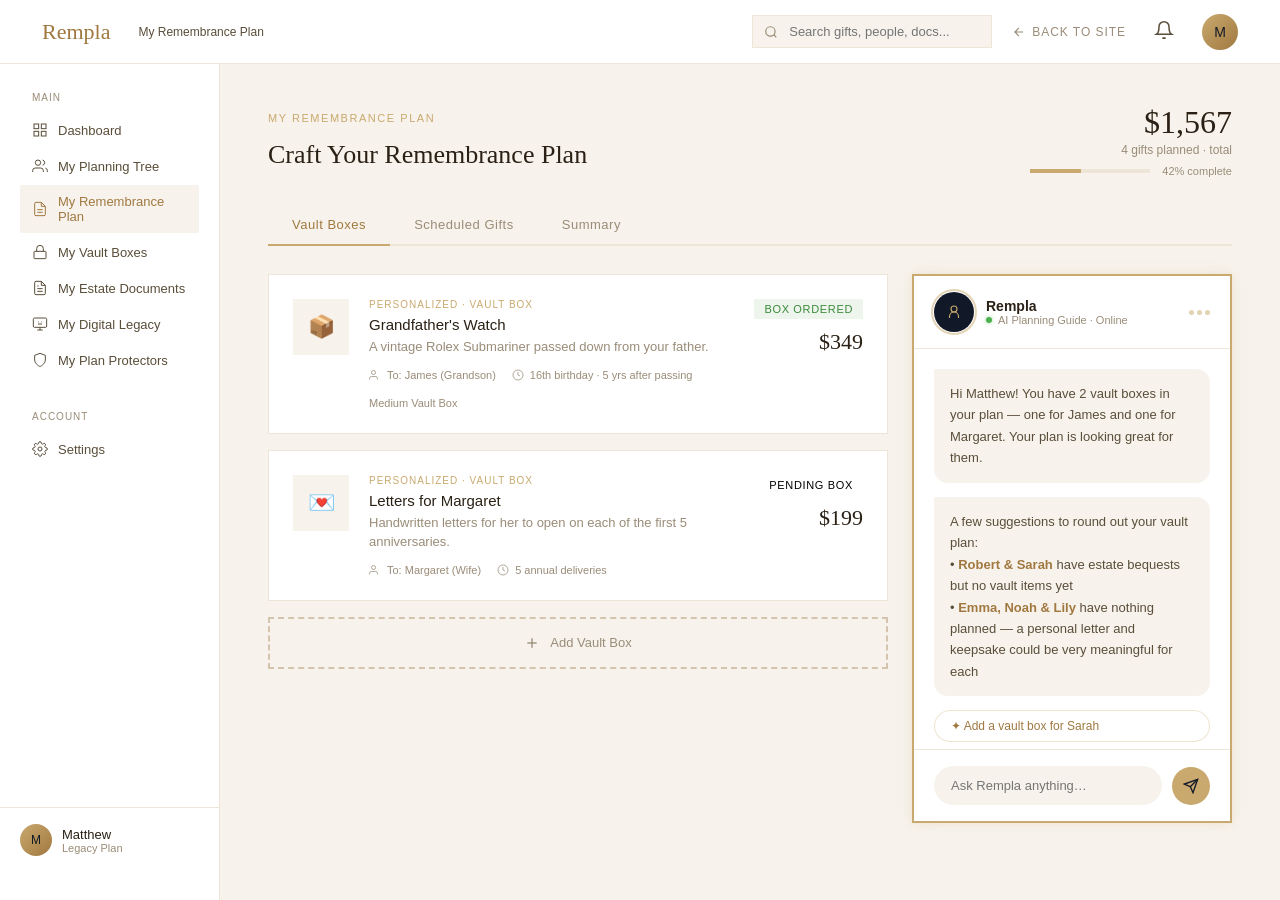
<file: remembrance-plan/index.html>
<!DOCTYPE html>
<html lang="en">
<head>
    <meta charset="UTF-8">
    <meta name="viewport" content="width=device-width, initial-scale=1.0">
    <title>My Remembrance Plan</title>
    <link rel="stylesheet" href="../assets/css/main.css" />
</head>
<body>
    <div class="container">
        <header>
            <ul><li><a href="index.html" class="the-logo">Rempla</a></li><li class="breadcrumb">My Remembrance Plan</li></ul>
            <ul>
                <li class="dash-search"><svg viewBox="0 0 24 24"><circle cx="11" cy="11" r="8"></circle><line x1="21" y1="21" x2="16.65" y2="16.65"></line></svg><input type="text" placeholder="Search gifts, people, docs..."></li>
                <li><a href="#" class="dash-back"><svg viewBox="0 0 24 24"><path d="M19 12H5M12 5l-7 7 7 7"></path></svg> Back to Site</a></li>
                <li class="notifications"><a href="#" class="inbox-bell"><svg viewBox="0 0 24 24"><path d="M18 8A6 6 0 006 8c0 7-3 9-3 9h18s-3-2-3-9M13.73 21a2 2 0 01-3.46 0"></path></svg></a>
                    <div class="notif-dropdown open" id="notif-dropdown">
                        <div class="notif-dropdown-header">
                            <span>Notifications</span>
                            <button onclick="clearNotifs()">Mark all read</button>
                        </div>
                        <div class="notif-item unread">
                            <div class="notif-icon" style="background:rgba(201,169,110,0.1);">📦</div>
                            <div>
                            <div class="notif-text"><strong>Vault Box Shipped</strong> — Your medium vault box for "Grandfather's Watch" has been shipped and will arrive in 3–5 business days.</div>
                            <div class="notif-time">2 hours ago</div>
                            </div>
                        </div>
                        <div class="notif-item unread">
                            <div class="notif-icon" style="background:rgba(80,160,80,0.1);">✓</div>
                            <div>
                            <div class="notif-text"><strong>Plan Protector Confirmed</strong> — Susan Harlow has accepted her role as your Plan Protector.</div>
                            <div class="notif-time">1 day ago</div>
                            </div>
                        </div>
                        <div class="notif-item">
                            <div class="notif-icon" style="background:rgba(80,120,200,0.08);">📄</div>
                            <div>
                            <div class="notif-text"><strong>Document Uploaded</strong> — Durable_Power_of_Attorney.docx was successfully uploaded and categorized.</div>
                            <div class="notif-time">3 days ago</div>
                            </div>
                        </div>
                    </div>
                </li>
                <li><a href="#" class="dash-avatar">M</a></li>
            </ul>
        </header>
        <div class="dash-content">
            <aside>
                <div class="sidebar-section">
                    <div class="sidebar-section-label">Main</div>
                    <div class="sidebar-link" id="sl-overview" onclick="setDashLink('/dashboard/')">
                        <svg viewBox="0 0 24 24"><rect x="3" y="3" width="7" height="7"></rect><rect x="14" y="3" width="7" height="7"></rect><rect x="3" y="14" width="7" height="7"></rect><rect x="14" y="14" width="7" height="7"></rect></svg>
                        Dashboard
                    </div>
                    <div class="sidebar-link" id="sl-family" onclick="setDashLink('/planning-tree/')">
                        <svg viewBox="0 0 24 24"><path d="M17 21v-2a4 4 0 00-4-4H5a4 4 0 00-4 4v2"></path><circle cx="9" cy="7" r="4"></circle><path d="M23 21v-2a4 4 0 00-3-3.87M16 3.13a4 4 0 010 7.75"></path></svg>
                        My Planning Tree
                    </div>
                    <div class="sidebar-link active" id="sl-plans" onclick="setDashLink('/remembrance-plan/')">
                        <svg viewBox="0 0 24 24"><path d="M14 2H6a2 2 0 00-2 2v16a2 2 0 002 2h12a2 2 0 002-2V8z"></path><polyline points="14 2 14 8 20 8"></polyline><line x1="16" y1="13" x2="8" y2="13"></line><line x1="16" y1="17" x2="8" y2="17"></line></svg>
                        My Remembrance Plan
                    </div>
                    <div class="sidebar-link" id="sl-vault" onclick="setDashLink('/vault-boxes/')">
                        <svg viewBox="0 0 24 24"><rect x="3" y="11" width="18" height="11" rx="1"></rect><path d="M7 11V7a5 5 0 0110 0v4"></path></svg>
                        My Vault Boxes
                    </div>
                    <div class="sidebar-link" id="sl-documents" onclick="setDashLink('/estate-documents/')">
                        <svg viewBox="0 0 24 24"><path d="M14 2H6a2 2 0 00-2 2v16a2 2 0 002 2h12a2 2 0 002-2V8z"></path><polyline points="14 2 14 8 20 8"></polyline><line x1="16" y1="13" x2="8" y2="13"></line><line x1="16" y1="17" x2="8" y2="17"></line><line x1="10" y1="9" x2="8" y2="9"></line></svg>
                        My Estate Documents
                    </div>
                    <div class="sidebar-link" id="sl-digital" onclick="setDashLink('#')">
                        <svg viewBox="0 0 24 24"><rect x="2" y="3" width="20" height="14" rx="2"></rect><path d="M8 21h8M12 17v4"></path><path d="M9 9h1m4 0h1M9 12h6"></path></svg>
                        My Digital Legacy
                    </div>
                    <div class="sidebar-link" id="sl-protectors" onclick="setDashLink('/plan-protectors/')">
                        <svg viewBox="0 0 24 24"><path d="M12 22s8-4 8-10V5l-8-3-8 3v7c0 6 8 10 8 10z"></path></svg>
                        My Plan Protectors
                    </div>
                </div>
                <div class="sidebar-section">
                    <div class="sidebar-section-label">Account</div>
                    <div class="sidebar-link" id="sl-settings" onclick="setDashLink('/settings/')">
                        <svg viewBox="0 0 24 24"><circle cx="12" cy="12" r="3"></circle><path d="M19.4 15a1.65 1.65 0 00.33 1.82l.06.06a2 2 0 010 2.83 2 2 0 01-2.83 0l-.06-.06a1.65 1.65 0 00-1.82-.33 1.65 1.65 0 00-1 1.51V21a2 2 0 01-4 0v-.09A1.65 1.65 0 009 19.4a1.65 1.65 0 00-1.82.33l-.06.06a2 2 0 01-2.83-2.83l.06-.06A1.65 1.65 0 004.68 15a1.65 1.65 0 00-1.51-1H3a2 2 0 010-4h.09A1.65 1.65 0 004.6 9a1.65 1.65 0 00-.33-1.82l-.06-.06a2 2 0 012.83-2.83l.06.06A1.65 1.65 0 009 4.68a1.65 1.65 0 001-1.51V3a2 2 0 014 0v.09a1.65 1.65 0 001 1.51 1.65 1.65 0 001.82-.33l.06-.06a2 2 0 012.83 2.83l-.06.06A1.65 1.65 0 0019.4 9a1.65 1.65 0 001.51 1H21a2 2 0 010 4h-.09a1.65 1.65 0 00-1.51 1z"></path></svg>
                        Settings
                    </div>
                </div>
                <div class="sidebar-user">
                    <div class="dash-avatar" style="width:32px;height:32px;font-size:12px;">M</div>
                    <div>
                        <div class="sidebar-user-name">Matthew</div>
                        <div class="sidebar-user-plan">Legacy Plan</div>
                    </div>
                </div>
            </aside>
            <main class="dash-main">
                <!-- PLANS tab -->
                <div class="tab-panel" id="tab-plans">
                    <div class="plan-header">
                    <div>
                        <div class="section-eyebrow">My Remembrance Plan</div>
                        <div class="plan-title">Craft Your Remembrance Plan</div>
                    </div>
                    <div class="plan-summary">
                        <div class="plan-total">$1,567</div>
                        <div class="plan-total-label">4 gifts planned · total</div>
                        <div class="plan-progress">
                        <div class="progress-bar"><div class="progress-fill"></div></div>
                        <div class="progress-label">42% complete</div>
                        </div>
                    </div>
                    </div>
                    <div style="display:flex;gap:0;margin-bottom:28px;border-bottom:2px solid #ede5d8;">
                    <button class="dash-tab active" onclick="setPlanTab(this,'personalized')">Vault Boxes</button>
                    <button class="dash-tab" onclick="setPlanTab(this,'scheduled')">Scheduled Gifts</button>
                    <button class="dash-tab" onclick="setPlanTab(this,'summary')">Summary</button>
                    </div>
                    <div id="plan-personalized" style="display:block">
                    <div class="plan-grid">
                        <div>
                        <div class="gift-cards">
                            <div class="gift-card">
                            <div class="gift-card-icon">📦</div>
                            <div class="gift-card-body">
                                <div class="gift-card-type">Personalized · Vault Box</div>
                                <div class="gift-card-title">Grandfather's Watch</div>
                                <div class="gift-card-detail">A vintage Rolex Submariner passed down from your father.</div>
                                <div class="gift-card-meta">
                                <div class="gift-meta-item"><svg viewBox="0 0 24 24"><path d="M17 21v-2a4 4 0 00-4-4H5a4 4 0 00-4 4v2"></path><circle cx="9" cy="7" r="4"></circle></svg>To: James (Grandson)</div>
                                <div class="gift-meta-item"><svg viewBox="0 0 24 24"><circle cx="12" cy="12" r="10"></circle><path d="M12 6v6l4 2"></path></svg>16th birthday · 5 yrs after passing</div>
                                <div class="gift-meta-item">Medium Vault Box</div>
                                </div>
                            </div>
                            <div style="text-align:right;flex-shrink:0;">
                                <div class="gift-card-status status-stored">Box Ordered</div>
                                <div class="gift-card-price" style="margin-top:10px">$349</div>
                            </div>
                            </div>
                            <div class="gift-card">
                            <div class="gift-card-icon">💌</div>
                            <div class="gift-card-body">
                                <div class="gift-card-type">Personalized · Vault Box</div>
                                <div class="gift-card-title">Letters for Margaret</div>
                                <div class="gift-card-detail">Handwritten letters for her to open on each of the first 5 anniversaries.</div>
                                <div class="gift-card-meta">
                                <div class="gift-meta-item"><svg viewBox="0 0 24 24"><path d="M17 21v-2a4 4 0 00-4-4H5a4 4 0 00-4 4v2"></path><circle cx="9" cy="7" r="4"></circle></svg>To: Margaret (Wife)</div>
                                <div class="gift-meta-item"><svg viewBox="0 0 24 24"><circle cx="12" cy="12" r="10"></circle><path d="M12 6v6l4 2"></path></svg>5 annual deliveries</div>
                                </div>
                            </div>
                            <div style="text-align:right;flex-shrink:0;">
                                <div class="gift-card-status status-pending">Pending Box</div>
                                <div class="gift-card-price" style="margin-top:10px">$199</div>
                            </div>
                            </div>
                            <button class="btn-add-gift">
                            <svg style="width:16px;height:16px;stroke:currentColor;fill:none;stroke-width:2" viewBox="0 0 24 24"><line x1="12" y1="5" x2="12" y2="19"></line><line x1="5" y1="12" x2="19" y2="12"></line></svg>Add Vault Box
                            </button>
                        </div>
                        </div>
                        <div>
                        <div class="rempla-chat">
                            <div class="chat-header">
                            <div class="chat-ai-avatar"><svg viewBox="0 0 24 24"><circle cx="12" cy="8" r="4"></circle><path d="M6 20v-2a6 6 0 0112 0v2"></path></svg></div>
                            <div class="chat-header-title"><div class="chat-header-name">Rempla</div><div class="chat-header-status">AI Planning Guide · Online</div></div><div class="chat-typing-dots"><span></span><span></span><span></span></div>
                            </div>
                            <div class="chat-messages" id="planvault-chat-messages">
                            <div class="chat-msg chat-msg-ai">Hi Matthew! You have 2 vault boxes in your plan — one for James and one for Margaret. Your plan is looking great for them.</div>
                            <div class="chat-msg chat-msg-ai">A few suggestions to round out your vault plan:<br>• <strong>Robert &amp; Sarah</strong> have estate bequests but no vault items yet<br>• <strong>Emma, Noah &amp; Lily</strong> have nothing planned — a personal letter and keepsake could be very meaningful for each</div>
                            <div class="chat-suggestion" onclick="chatSuggest('planvault-chat',this,'Add a vault item for Sarah')">✦ Add a vault box for Sarah</div>
                            <div class="chat-suggestion" onclick="chatSuggest('planvault-chat',this,'Add vault items for my grandchildren')">✦ Add vault items for my grandchildren</div>
                            <div class="chat-suggestion" onclick="chatSuggest('planvault-chat',this,'How is inflation-adjustment calculated?')">✦ Tell me about escrow pricing</div>
                            </div>
                            <div class="chat-input-area">
                            <input class="chat-input" id="planvault-chat-input" placeholder="Ask Rempla anything…" type="text" onkeydown="if(event.key==='Enter')sendChat('planvault-chat')">
                            <button class="chat-send" onclick="sendChat('planvault-chat')"><svg viewBox="0 0 24 24"><line x1="22" y1="2" x2="11" y2="13"></line><polygon points="22 2 15 22 11 13 2 9 22 2"></polygon></svg></button>
                            </div>
                        </div>
                        </div>
                    </div>
                    </div>
                    <div id="plan-scheduled" style="display:none">
                    <div class="plan-grid">
                        <div>
                        <div class="gift-cards">
                            <div class="gift-card">
                            <div class="gift-card-icon">🌹</div>
                            <div class="gift-card-body">
                                <div class="gift-card-type">Non-Personalized · Scheduled</div>
                                <div class="gift-card-title">Anniversary Roses</div>
                                <div class="gift-card-detail">One dozen red roses, delivered annually on your wedding anniversary for the remainder of Margaret's life.</div>
                                <div class="gift-card-meta">
                                <div class="gift-meta-item">To: Margaret</div>
                                <div class="gift-meta-item">Every June 12th</div>
                                <div class="gift-meta-item">Inflation-adjusted escrow</div>
                                </div>
                            </div>
                            <div style="text-align:right;flex-shrink:0;">
                                <div class="gift-card-status status-stored">Active</div>
                                <div class="gift-card-price" style="margin-top:10px">$699</div>
                            </div>
                            </div>
                            <div class="gift-card">
                            <div class="gift-card-icon">⛳</div>
                            <div class="gift-card-body">
                                <div class="gift-card-type">Non-Personalized · Scheduled</div>
                                <div class="gift-card-title">Golf Experience</div>
                                <div class="gift-card-detail">A premium round of golf with cart, caddy, and clubhouse lunch — delivered annually on Daniel's birthday.</div>
                                <div class="gift-card-meta">
                                <div class="gift-meta-item">
                                    <svg viewBox="0 0 24 24"><path d="M17 21v-2a4 4 0 00-4-4H5a4 4 0 00-4 4v2"></path><circle cx="9" cy="7" r="4"></circle></svg>
                                    To: Daniel Walsh (Close Friend)
                                </div>
                                <div class="gift-meta-item">
                                    <svg viewBox="0 0 24 24"><circle cx="12" cy="12" r="10"></circle><path d="M12 6v6l4 2"></path></svg>
                                    Every April 8th (birthday)
                                </div>
                                <div class="gift-meta-item">Inflation-adjusted escrow</div>
                                </div>
                            </div>
                            <div style="text-align:right;flex-shrink:0;">
                                <div class="gift-card-status status-stored">Active</div>
                                <div class="gift-card-price" style="margin-top:10px">$320</div>
                            </div>
                            </div>
                            <button class="btn-add-gift">
                            <svg style="width:16px;height:16px;stroke:currentColor;fill:none;stroke-width:2" viewBox="0 0 24 24"><line x1="12" y1="5" x2="12" y2="19"></line><line x1="5" y1="12" x2="19" y2="12"></line></svg>Add Scheduled Gift
                            </button>
                        </div>
                        </div>
                        <div>
                        <div class="rempla-chat">
                            <div class="chat-header">
                            <div class="chat-ai-avatar"><svg viewBox="0 0 24 24"><circle cx="12" cy="8" r="4"></circle><path d="M6 20v-2a6 6 0 0112 0v2"></path></svg></div>
                            <div class="chat-header-title"><div class="chat-header-name">Rempla</div><div class="chat-header-status">AI Planning Guide · Online</div></div><div class="chat-typing-dots"><span></span><span></span><span></span></div>
                            </div>
                            <div class="chat-messages" id="plansched-chat-messages">
                            <div class="chat-msg chat-msg-ai">You have 2 scheduled gifts active — Anniversary Roses for Margaret every June 12th, and a Golf Experience for Daniel Walsh every April 8th. Both are inflation-adjusted and running smoothly.</div>
                            <div class="chat-msg chat-msg-ai">Here are some ideas to expand your scheduled gifts:<br>• <strong>Birthday arrangements</strong> for Emma, Noah &amp; Lily as they grow up<br>• An annual <strong>experience or outing</strong> for Robert or Sarah</div>
                            <div class="chat-suggestion" onclick="chatSuggest('plansched-chat',this,'Add birthday gifts for my grandchildren')">✦ Add birthday gifts for my grandchildren</div>
                            <div class="chat-suggestion" onclick="chatSuggest('plansched-chat',this,'Add remembrance gifts for Robert and Sarah')">✦ Add an annual gift for Robert or Sarah</div>
                            <div class="chat-suggestion" onclick="chatSuggest('plansched-chat',this,'How is inflation-adjustment calculated?')">✦ How is inflation-adjustment calculated?</div>
                            </div>
                            <div class="chat-input-area">
                            <input class="chat-input" id="plansched-chat-input" placeholder="Ask Rempla anything…" type="text" onkeydown="if(event.key==='Enter')sendChat('plansched-chat')">
                            <button class="chat-send" onclick="sendChat('plansched-chat')"><svg viewBox="0 0 24 24"><line x1="22" y1="2" x2="11" y2="13"></line><polygon points="22 2 15 22 11 13 2 9 22 2"></polygon></svg></button>
                            </div>
                        </div>
                        </div>
                    </div>
                    </div>
                    <div id="plan-summary" style="display:none">
                    <div style="background:white;border:1px solid #ede5d8;padding:40px;max-width:700px;">
                        <div style="font-family:'Cormorant Garamond',serif;font-size:24px;color:#2a2015;margin-bottom:28px;">Plan Summary</div>
                        <div style="display:flex;flex-direction:column;gap:16px;margin-bottom:32px;">
                        <div style="display:flex;justify-content:space-between;padding-bottom:16px;border-bottom:1px solid #ede5d8;"><div><div style="font-size:14px;font-weight:500;color:#2a2015">Grandfather's Watch</div><div style="font-size:12px;color:#9a8c78">Personalized · To James · 16th birthday</div></div><div style="font-family:'Cormorant Garamond',serif;font-size:20px;">$349</div></div>
                        <div style="display:flex;justify-content:space-between;padding-bottom:16px;border-bottom:1px solid #ede5d8;"><div><div style="font-size:14px;font-weight:500;color:#2a2015">Letters for Margaret</div><div style="font-size:12px;color:#9a8c78">Personalized · To Margaret · 5 deliveries</div></div><div style="font-family:'Cormorant Garamond',serif;font-size:20px;">$199</div></div>
                        <div style="display:flex;justify-content:space-between;padding-bottom:16px;border-bottom:1px solid #ede5d8;"><div><div style="font-size:14px;font-weight:500;color:#2a2015">Anniversary Roses</div><div style="font-size:12px;color:#9a8c78">Scheduled · To Margaret · Annual, for life</div></div><div style="font-family:'Cormorant Garamond',serif;font-size:20px;">$699</div></div>
                        <div style="display:flex;justify-content:space-between;padding-bottom:16px;border-bottom:1px solid #ede5d8;"><div><div style="font-size:14px;font-weight:500;color:#2a2015">Golf Experience</div><div style="font-size:12px;color:#9a8c78">Scheduled · To Daniel Walsh · Every April 8th</div></div><div style="font-family:'Cormorant Garamond',serif;font-size:20px;">$320</div></div>
                        </div>
                        <div style="display:flex;justify-content:space-between;margin-bottom:32px;"><div style="font-size:15px;font-weight:500;color:#2a2015">Total</div><div style="font-family:'Cormorant Garamond',serif;font-size:28px;color:#a07840;">$1,567</div></div>
                        <button class="btn-hero-primary" style="width:100%;font-size:14px;padding:16px;">Confirm &amp; Finalize Plan</button>
                    </div>
                    </div>
                </div>
            </main>
        </div>
    </div>
    <script>
        function setDashLink(link) {
            var linkDash = link;
            window.location.href = linkDash;
        }

        // ── Plan sub-tabs ──
        function setPlanTab(btn, tab) {
            document.querySelectorAll('#tab-plans .dash-tab').forEach(function(b){ b.classList.remove('active'); });
            btn.classList.add('active');
            document.getElementById('plan-personalized').style.display = 'none';
            document.getElementById('plan-scheduled').style.display = 'none';
            document.getElementById('plan-summary').style.display = 'none';
            var el = document.getElementById('plan-' + tab);
            if (el) el.style.display = 'block';
        }
    </script>
</body>
</html>
</file>
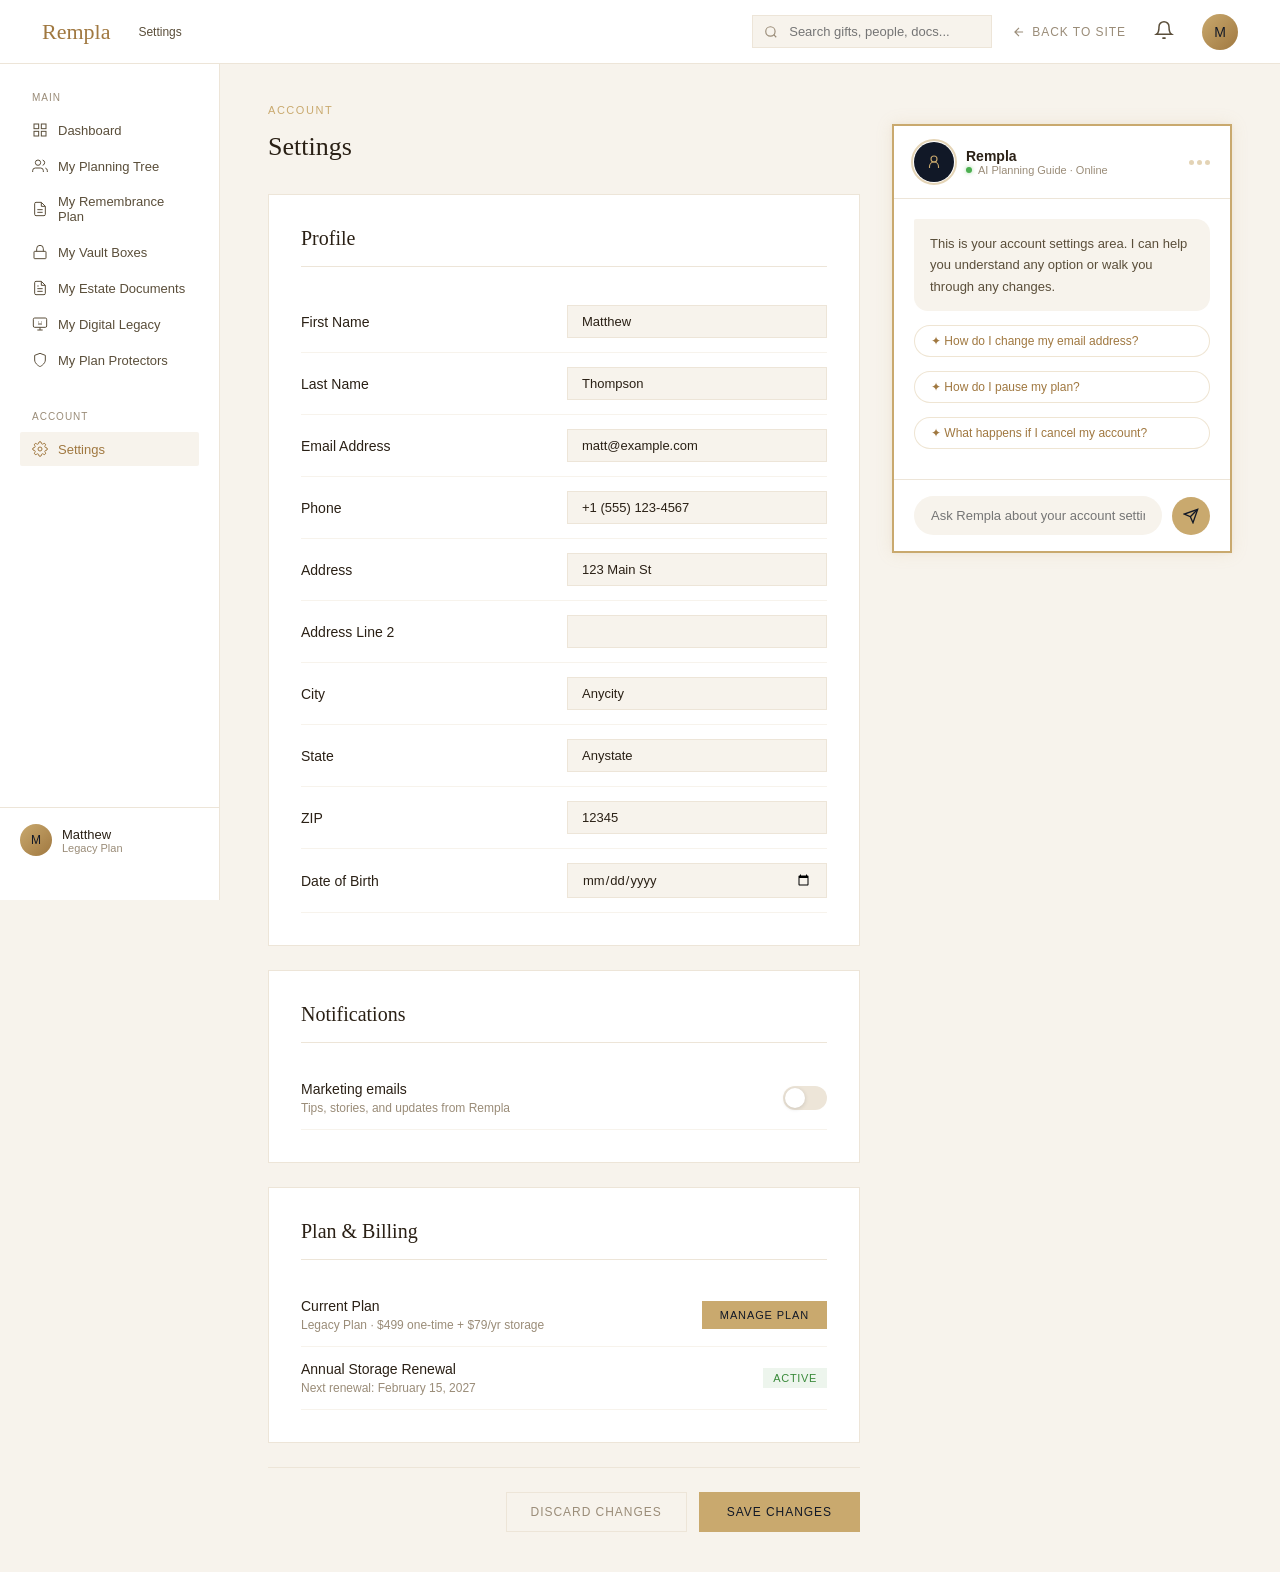
<file: settings/index.html>
<!DOCTYPE html>
<html lang="en">
<head>
    <meta charset="UTF-8">
    <meta name="viewport" content="width=device-width, initial-scale=1.0">
    <title>Settings</title>
    <link rel="stylesheet" href="../assets/css/main.css" />
</head>
<body>
    <div class="container">
        <header>
            <ul><li><a href="index.html" class="the-logo">Rempla</a></li><li class="breadcrumb">Settings</li></ul>
            <ul>
                <li class="dash-search"><svg viewBox="0 0 24 24"><circle cx="11" cy="11" r="8"></circle><line x1="21" y1="21" x2="16.65" y2="16.65"></line></svg><input type="text" placeholder="Search gifts, people, docs..."></li>
                <li><a href="#" class="dash-back"><svg viewBox="0 0 24 24"><path d="M19 12H5M12 5l-7 7 7 7"></path></svg> Back to Site</a></li>
                <li class="notifications"><a href="#" class="inbox-bell"><svg viewBox="0 0 24 24"><path d="M18 8A6 6 0 006 8c0 7-3 9-3 9h18s-3-2-3-9M13.73 21a2 2 0 01-3.46 0"></path></svg></a>
                    <div class="notif-dropdown open" id="notif-dropdown">
                        <div class="notif-dropdown-header">
                            <span>Notifications</span>
                            <button onclick="clearNotifs()">Mark all read</button>
                        </div>
                        <div class="notif-item unread">
                            <div class="notif-icon" style="background:rgba(201,169,110,0.1);">📦</div>
                            <div>
                            <div class="notif-text"><strong>Vault Box Shipped</strong> — Your medium vault box for "Grandfather's Watch" has been shipped and will arrive in 3–5 business days.</div>
                            <div class="notif-time">2 hours ago</div>
                            </div>
                        </div>
                        <div class="notif-item unread">
                            <div class="notif-icon" style="background:rgba(80,160,80,0.1);">✓</div>
                            <div>
                            <div class="notif-text"><strong>Plan Protector Confirmed</strong> — Susan Harlow has accepted her role as your Plan Protector.</div>
                            <div class="notif-time">1 day ago</div>
                            </div>
                        </div>
                        <div class="notif-item">
                            <div class="notif-icon" style="background:rgba(80,120,200,0.08);">📄</div>
                            <div>
                            <div class="notif-text"><strong>Document Uploaded</strong> — Durable_Power_of_Attorney.docx was successfully uploaded and categorized.</div>
                            <div class="notif-time">3 days ago</div>
                            </div>
                        </div>
                    </div>
                </li>
                <li><a href="#" class="dash-avatar">M</a></li>
            </ul>
        </header>
        <div class="dash-content">
            <aside>
                <div class="sidebar-section">
                    <div class="sidebar-section-label">Main</div>
                    <div class="sidebar-link" id="sl-overview" onclick="setDashLink('/dashboard/')">
                        <svg viewBox="0 0 24 24"><rect x="3" y="3" width="7" height="7"></rect><rect x="14" y="3" width="7" height="7"></rect><rect x="3" y="14" width="7" height="7"></rect><rect x="14" y="14" width="7" height="7"></rect></svg>
                        Dashboard
                    </div>
                    <div class="sidebar-link" id="sl-family" onclick="setDashLink('/planning-tree/')">
                        <svg viewBox="0 0 24 24"><path d="M17 21v-2a4 4 0 00-4-4H5a4 4 0 00-4 4v2"></path><circle cx="9" cy="7" r="4"></circle><path d="M23 21v-2a4 4 0 00-3-3.87M16 3.13a4 4 0 010 7.75"></path></svg>
                        My Planning Tree
                    </div>
                    <div class="sidebar-link" id="sl-plans" onclick="setDashLink('/remembrance-plan/')">
                        <svg viewBox="0 0 24 24"><path d="M14 2H6a2 2 0 00-2 2v16a2 2 0 002 2h12a2 2 0 002-2V8z"></path><polyline points="14 2 14 8 20 8"></polyline><line x1="16" y1="13" x2="8" y2="13"></line><line x1="16" y1="17" x2="8" y2="17"></line></svg>
                        My Remembrance Plan
                    </div>
                    <div class="sidebar-link" id="sl-vault" onclick="setDashLink('/vault-boxes/')">
                        <svg viewBox="0 0 24 24"><rect x="3" y="11" width="18" height="11" rx="1"></rect><path d="M7 11V7a5 5 0 0110 0v4"></path></svg>
                        My Vault Boxes
                    </div>
                    <div class="sidebar-link" id="sl-documents" onclick="setDashLink('/estate-documents/')">
                        <svg viewBox="0 0 24 24"><path d="M14 2H6a2 2 0 00-2 2v16a2 2 0 002 2h12a2 2 0 002-2V8z"></path><polyline points="14 2 14 8 20 8"></polyline><line x1="16" y1="13" x2="8" y2="13"></line><line x1="16" y1="17" x2="8" y2="17"></line><line x1="10" y1="9" x2="8" y2="9"></line></svg>
                        My Estate Documents
                    </div>
                    <div class="sidebar-link" id="sl-digital" onclick="setDashLink('/digital-legacy/')">
                        <svg viewBox="0 0 24 24"><rect x="2" y="3" width="20" height="14" rx="2"></rect><path d="M8 21h8M12 17v4"></path><path d="M9 9h1m4 0h1M9 12h6"></path></svg>
                        My Digital Legacy
                    </div>
                    <div class="sidebar-link" id="sl-protectors" onclick="setDashLink('/plan-protectors/')">
                        <svg viewBox="0 0 24 24"><path d="M12 22s8-4 8-10V5l-8-3-8 3v7c0 6 8 10 8 10z"></path></svg>
                        My Plan Protectors
                    </div>
                </div>
                <div class="sidebar-section">
                    <div class="sidebar-section-label">Account</div>
                    <div class="sidebar-link active" id="sl-settings" onclick="setDashLink('/settings/')">
                        <svg viewBox="0 0 24 24"><circle cx="12" cy="12" r="3"></circle><path d="M19.4 15a1.65 1.65 0 00.33 1.82l.06.06a2 2 0 010 2.83 2 2 0 01-2.83 0l-.06-.06a1.65 1.65 0 00-1.82-.33 1.65 1.65 0 00-1 1.51V21a2 2 0 01-4 0v-.09A1.65 1.65 0 009 19.4a1.65 1.65 0 00-1.82.33l-.06.06a2 2 0 01-2.83-2.83l.06-.06A1.65 1.65 0 004.68 15a1.65 1.65 0 00-1.51-1H3a2 2 0 010-4h.09A1.65 1.65 0 004.6 9a1.65 1.65 0 00-.33-1.82l-.06-.06a2 2 0 012.83-2.83l.06.06A1.65 1.65 0 009 4.68a1.65 1.65 0 001-1.51V3a2 2 0 014 0v.09a1.65 1.65 0 001 1.51 1.65 1.65 0 001.82-.33l.06-.06a2 2 0 012.83 2.83l-.06.06A1.65 1.65 0 0019.4 9a1.65 1.65 0 001.51 1H21a2 2 0 010 4h-.09a1.65 1.65 0 00-1.51 1z"></path></svg>
                        Settings
                    </div>
                </div>
                <div class="sidebar-user">
                    <div class="dash-avatar" style="width:32px;height:32px;font-size:12px;">M</div>
                    <div>
                        <div class="sidebar-user-name">Matthew</div>
                        <div class="sidebar-user-plan">Legacy Plan</div>
                    </div>
                </div>
            </aside>
            <main class="dash-main">
                <!-- SETTINGS tab -->
                <div class="tab-panel" id="tab-settings">
                    <div class="tab-with-sidebar">
                        <div class="tab-main-content">
                            <div class="planning-tree-header" style="margin-bottom:32px;">
                                <div>
                                    <div class="section-eyebrow">Account</div>
                                    <div class="planning-tree-title">Settings</div>
                                </div>
                            </div>
                            <div style="max-width:700px;">
                                <div class="settings-section">
                                    <div class="settings-section-title">Profile</div>
                                    <div class="settings-row">
                                        <div>
                                            <div class="settings-label">First Name</div>
                                        </div>
                                        <input class="settings-input" value="Matthew" type="text">
                                    </div>

                                    <div class="settings-row">
                                        <div>
                                            <div class="settings-label">Last Name</div>
                                        </div>
                                        <input class="settings-input" value="Thompson" type="text">
                                    </div>

                                    <div class="settings-row">
                                        <div>
                                            <div class="settings-label">Email Address</div>
                                        </div>
                                        <input class="settings-input" value="matt@example.com" type="email">
                                    </div>
                                    
                                    <div class="settings-row">
                                        <div>
                                            <div class="settings-label">Phone</div>
                                        </div>
                                        <input class="settings-input" value="+1 (555) 123-4567" type="tel">
                                    </div>

                                    <div class="settings-row">
                                        <div>
                                            <div class="settings-label">Address</div>
                                        </div>
                                        <input class="settings-input" value="123 Main St" type="text">
                                    </div>

                                    <div class="settings-row">
                                        <div>
                                            <div class="settings-label">Address Line 2</div>
                                        </div>
                                        <input class="settings-input" value="" type="text">
                                    </div>

                                    <div class="settings-row">
                                        <div>
                                            <div class="settings-label">City</div>
                                        </div>
                                        <input class="settings-input" value="Anycity" type="text">
                                    </div>

                                    <div class="settings-row">
                                        <div>
                                            <div class="settings-label">State</div>
                                        </div>
                                        <input class="settings-input" value="Anystate" type="text">
                                    </div>

                                    <div class="settings-row">
                                        <div>
                                            <div class="settings-label">ZIP</div>
                                        </div>
                                        <input class="settings-input" value="12345" type="text">
                                    </div>

                                    <div class="settings-row">
                                        <div>
                                            <div class="settings-label">Date of Birth</div>
                                        </div>
                                        <input class="settings-input" type="date" id="member-dob">
                                    </div>
                                </div>
                                <div class="settings-section">
                                    <div class="settings-section-title">Notifications</div>
                                    <div class="settings-row">
                                        <div>
                                            <div class="settings-label">Marketing emails</div>
                                            <div class="settings-desc">Tips, stories, and updates from Rempla</div>
                                        </div>
                                        <button class="settings-toggle" onclick="this.classList.toggle('on')"></button>
                                    </div>
                                </div>
                                <div class="settings-section">
                                    <div class="settings-section-title">Plan &amp; Billing</div>
                                    <div class="settings-row">
                                        <div>
                                            <div class="settings-label">Current Plan</div>
                                            <div class="settings-desc">Legacy Plan · $499 one-time + $79/yr storage</div>
                                        </div>
                                        <button class="btn-primary" style="font-size:11px;padding:8px 18px;">Manage Plan</button>
                                    </div>
                                    <div class="settings-row">
                                        <div>
                                            <div class="settings-label">Annual Storage Renewal</div>
                                            <div class="settings-desc">Next renewal: February 15, 2027</div>
                                        </div>
                                        <span style="font-size:11px;letter-spacing:.06em;text-transform:uppercase;padding:4px 10px;background:rgba(80, 160, 80, 0.1);color:#3a8a3a;">Active</span>
                                    </div>
                                </div>
                                <div class="settings-save-bar">
                                    <button class="btn-settings-cancel">Discard Changes</button>
                                    <button class="btn-settings-save">Save Changes</button>
                                </div>
                            </div>
                        </div><!-- /tab-main-content -->
                        <div class="tab-sidebar-chat">
                            <div class="rempla-chat">
                                <div class="chat-header">
                                    <div class="chat-ai-avatar">
                                        <svg viewBox="0 0 24 24"><circle cx="12" cy="8" r="4"></circle><path d="M6 20v-2a6 6 0 0112 0v2"></path></svg>
                                    </div>
                                    <div class="chat-header-title">
                                        <div class="chat-header-name">Rempla</div>
                                        <div class="chat-header-status">AI Planning Guide · Online</div>
                                    </div>
                                    <div class="chat-typing-dots">
                                        <span></span><span></span><span></span>
                                    </div>
                                </div>
                                <div class="chat-messages" id="settings-chat-messages">
                                    <div class="chat-msg chat-msg-ai">This is your account settings area. I can help you understand any option or walk you through any changes.</div>
                                    <div class="chat-suggestion" onclick="chatSuggest('settings-chat',this,'How do I change my email address?')">✦ How do I change my email address?</div>
                                    <div class="chat-suggestion" onclick="chatSuggest('settings-chat',this,'How do I pause my plan?')">✦ How do I pause my plan?</div>
                                    <div class="chat-suggestion" onclick="chatSuggest('settings-chat',this,'What happens if I cancel my account?')">✦ What happens if I cancel my account?</div>
                                </div>
                                <div class="chat-input-area">
                                    <input class="chat-input" id="settings-chat-input" placeholder="Ask Rempla about your account settings…" type="text" onkeydown="if(event.key==='Enter')sendChat('settings-chat')">
                                    <button class="chat-send" onclick="sendChat('settings-chat')">
                                        <svg viewBox="0 0 24 24"><line x1="22" y1="2" x2="11" y2="13"></line><polygon points="22 2 15 22 11 13 2 9 22 2"></polygon></svg>
                                    </button>
                                </div>
                            </div>
                        </div>
                    </div><!-- /tab-with-sidebar -->
                </div>
            </main>
        </div>
    </div>
    <script>
        function setDashLink(link) {
            var linkDash = link;
            window.location.href = linkDash;
        }
    </script>
</body>
</html>
</file>
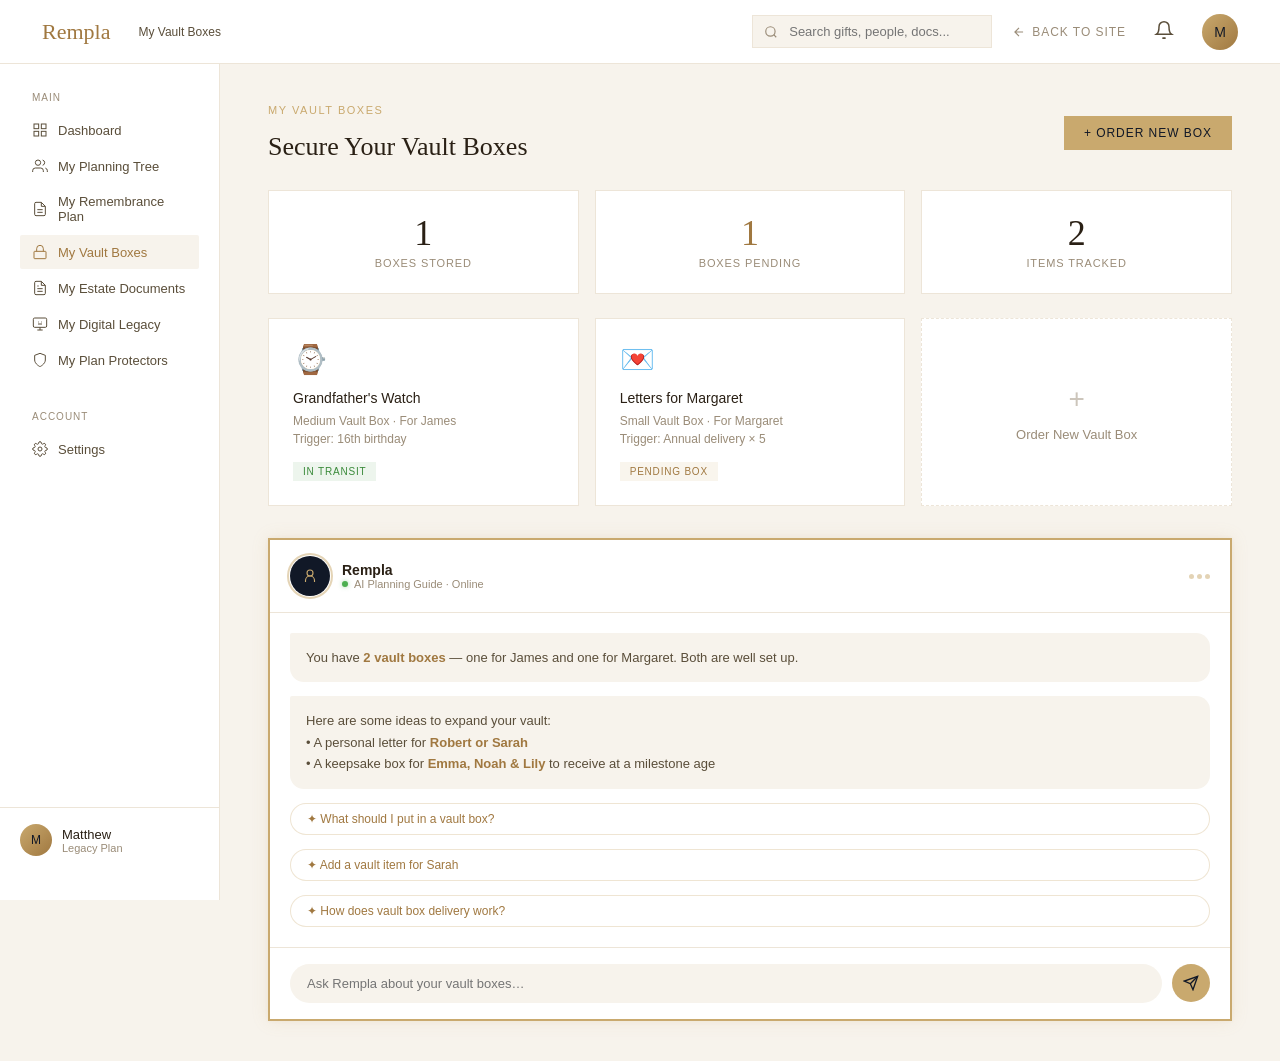
<file: vault-boxes/index.html>
<!DOCTYPE html>
<html lang="en">
<head>
    <meta charset="UTF-8">
    <meta name="viewport" content="width=device-width, initial-scale=1.0">
    <title>Rempla — Keep Your Love Alive Beyond Time</title>
    <link rel="stylesheet" href="../assets/css/main.css" />
</head>
<body>
    <div class="container">
        <header>
            <ul><li><a href="index.html" class="the-logo">Rempla</a></li><li class="breadcrumb">My Vault Boxes</li></ul>
            <ul>
                <li class="dash-search"><svg viewBox="0 0 24 24"><circle cx="11" cy="11" r="8"></circle><line x1="21" y1="21" x2="16.65" y2="16.65"></line></svg><input type="text" placeholder="Search gifts, people, docs..."></li>
                <li><a href="#" class="dash-back"><svg viewBox="0 0 24 24"><path d="M19 12H5M12 5l-7 7 7 7"></path></svg> Back to Site</a></li>
                <li class="notifications"><a href="#" class="inbox-bell"><svg viewBox="0 0 24 24"><path d="M18 8A6 6 0 006 8c0 7-3 9-3 9h18s-3-2-3-9M13.73 21a2 2 0 01-3.46 0"></path></svg></a>
                    <div class="notif-dropdown open" id="notif-dropdown">
                        <div class="notif-dropdown-header">
                            <span>Notifications</span>
                            <button onclick="clearNotifs()">Mark all read</button>
                        </div>
                        <div class="notif-item unread">
                            <div class="notif-icon" style="background:rgba(201,169,110,0.1);">📦</div>
                            <div>
                            <div class="notif-text"><strong>Vault Box Shipped</strong> — Your medium vault box for "Grandfather's Watch" has been shipped and will arrive in 3–5 business days.</div>
                            <div class="notif-time">2 hours ago</div>
                            </div>
                        </div>
                        <div class="notif-item unread">
                            <div class="notif-icon" style="background:rgba(80,160,80,0.1);">✓</div>
                            <div>
                            <div class="notif-text"><strong>Plan Protector Confirmed</strong> — Susan Harlow has accepted her role as your Plan Protector.</div>
                            <div class="notif-time">1 day ago</div>
                            </div>
                        </div>
                        <div class="notif-item">
                            <div class="notif-icon" style="background:rgba(80,120,200,0.08);">📄</div>
                            <div>
                            <div class="notif-text"><strong>Document Uploaded</strong> — Durable_Power_of_Attorney.docx was successfully uploaded and categorized.</div>
                            <div class="notif-time">3 days ago</div>
                            </div>
                        </div>
                    </div>
                </li>
                <li><a href="#" class="dash-avatar">M</a></li>
            </ul>
        </header>
        <div class="dash-content">
            <aside>
                <div class="sidebar-section">
                    <div class="sidebar-section-label">Main</div>
                    <div class="sidebar-link" id="sl-overview" onclick="setDashLink('/dashboard/')">
                        <svg viewBox="0 0 24 24"><rect x="3" y="3" width="7" height="7"></rect><rect x="14" y="3" width="7" height="7"></rect><rect x="3" y="14" width="7" height="7"></rect><rect x="14" y="14" width="7" height="7"></rect></svg>
                        Dashboard
                    </div>
                    <div class="sidebar-link" id="sl-family" onclick="setDashLink('/planning-tree/')">
                        <svg viewBox="0 0 24 24"><path d="M17 21v-2a4 4 0 00-4-4H5a4 4 0 00-4 4v2"></path><circle cx="9" cy="7" r="4"></circle><path d="M23 21v-2a4 4 0 00-3-3.87M16 3.13a4 4 0 010 7.75"></path></svg>
                        My Planning Tree
                    </div>
                    <div class="sidebar-link" id="sl-plans" onclick="setDashLink('/remembrance-plan/')">
                        <svg viewBox="0 0 24 24"><path d="M14 2H6a2 2 0 00-2 2v16a2 2 0 002 2h12a2 2 0 002-2V8z"></path><polyline points="14 2 14 8 20 8"></polyline><line x1="16" y1="13" x2="8" y2="13"></line><line x1="16" y1="17" x2="8" y2="17"></line></svg>
                        My Remembrance Plan
                    </div>
                    <div class="sidebar-link active" id="sl-vault" onclick="setDashLink('/vault-boxes/')">
                        <svg viewBox="0 0 24 24"><rect x="3" y="11" width="18" height="11" rx="1"></rect><path d="M7 11V7a5 5 0 0110 0v4"></path></svg>
                        My Vault Boxes
                    </div>
                    <div class="sidebar-link" id="sl-documents" onclick="setDashLink('/estate-documents/')">
                        <svg viewBox="0 0 24 24"><path d="M14 2H6a2 2 0 00-2 2v16a2 2 0 002 2h12a2 2 0 002-2V8z"></path><polyline points="14 2 14 8 20 8"></polyline><line x1="16" y1="13" x2="8" y2="13"></line><line x1="16" y1="17" x2="8" y2="17"></line><line x1="10" y1="9" x2="8" y2="9"></line></svg>
                        My Estate Documents
                    </div>
                    <div class="sidebar-link" id="sl-digital" onclick="setDashLink('#')">
                        <svg viewBox="0 0 24 24"><rect x="2" y="3" width="20" height="14" rx="2"></rect><path d="M8 21h8M12 17v4"></path><path d="M9 9h1m4 0h1M9 12h6"></path></svg>
                        My Digital Legacy
                    </div>
                    <div class="sidebar-link" id="sl-protectors" onclick="setDashLink('/plan-protectors/')">
                        <svg viewBox="0 0 24 24"><path d="M12 22s8-4 8-10V5l-8-3-8 3v7c0 6 8 10 8 10z"></path></svg>
                        My Plan Protectors
                    </div>
                </div>
                <div class="sidebar-section">
                    <div class="sidebar-section-label">Account</div>
                    <div class="sidebar-link" id="sl-settings" onclick="setDashLink('/settings/')">
                        <svg viewBox="0 0 24 24"><circle cx="12" cy="12" r="3"></circle><path d="M19.4 15a1.65 1.65 0 00.33 1.82l.06.06a2 2 0 010 2.83 2 2 0 01-2.83 0l-.06-.06a1.65 1.65 0 00-1.82-.33 1.65 1.65 0 00-1 1.51V21a2 2 0 01-4 0v-.09A1.65 1.65 0 009 19.4a1.65 1.65 0 00-1.82.33l-.06.06a2 2 0 01-2.83-2.83l.06-.06A1.65 1.65 0 004.68 15a1.65 1.65 0 00-1.51-1H3a2 2 0 010-4h.09A1.65 1.65 0 004.6 9a1.65 1.65 0 00-.33-1.82l-.06-.06a2 2 0 012.83-2.83l.06.06A1.65 1.65 0 009 4.68a1.65 1.65 0 001-1.51V3a2 2 0 014 0v.09a1.65 1.65 0 001 1.51 1.65 1.65 0 001.82-.33l.06-.06a2 2 0 012.83 2.83l-.06.06A1.65 1.65 0 0019.4 9a1.65 1.65 0 001.51 1H21a2 2 0 010 4h-.09a1.65 1.65 0 00-1.51 1z"></path></svg>
                        Settings
                    </div>
                </div>
                <div class="sidebar-user">
                    <div class="dash-avatar" style="width:32px;height:32px;font-size:12px;">M</div>
                    <div>
                        <div class="sidebar-user-name">Matthew</div>
                        <div class="sidebar-user-plan">Legacy Plan</div>
                    </div>
                </div>
            </aside>
            <main class="dash-main">
                <!-- VAULT tab -->
                <div class="tab-panel" id="tab-vault">
                    <div class="planning-tree-header">
                        <div>
                            <div class="section-eyebrow">My Vault Boxes</div>
                            <div class="planning-tree-title">Secure Your Vault Boxes</div>
                        </div>
                        <button class="btn-add-member">+ Order New Box</button>
                    </div>
                    <div class="vault-stats-grid">
                        <div class="vault-stat"><div class="vault-stat-value" style="color:#2a2015">1</div><div class="vault-stat-label">Boxes Stored</div></div>
                        <div class="vault-stat"><div class="vault-stat-value" style="color:#a07840">1</div><div class="vault-stat-label">Boxes Pending</div></div>
                        <div class="vault-stat"><div class="vault-stat-value" style="color:#2a2015">2</div><div class="vault-stat-label">Items Tracked</div></div>
                    </div>
                    <div class="vault-grid">
                        <div class="vault-card">
                            <div class="vault-card-icon">⌚</div>
                            <div class="vault-card-name">Grandfather's Watch</div>
                            <div class="vault-card-detail">Medium Vault Box · For James<br>Trigger: 16th birthday</div>
                            <div class="vault-card-tag tag-stored">In Transit</div>
                        </div>
                        <div class="vault-card">
                            <div class="vault-card-icon">💌</div>
                            <div class="vault-card-name">Letters for Margaret</div>
                            <div class="vault-card-detail">Small Vault Box · For Margaret<br>Trigger: Annual delivery × 5</div>
                            <div class="vault-card-tag tag-scheduled">Pending Box</div>
                        </div>
                        <div class="vault-card" style="border-style:dashed;display:flex;flex-direction:column;align-items:center;justify-content:center;color:#9a8c78;cursor:pointer;min-height:160px;">
                            <div style="font-size:28px;margin-bottom:12px;opacity:.5;">+</div>
                            <div style="font-size:13px;">Order New Vault Box</div>
                        </div>
                    </div>
                    <div class="rempla-chat" style="margin-top:32px;">
                        <div class="chat-header">
                            <div class="chat-ai-avatar"><svg viewBox="0 0 24 24"><circle cx="12" cy="8" r="4"></circle><path d="M6 20v-2a6 6 0 0112 0v2"></path></svg></div>
                            <div class="chat-header-title"><div class="chat-header-name">Rempla</div><div class="chat-header-status">AI Planning Guide · Online</div></div><div class="chat-typing-dots"><span></span><span></span><span></span></div>
                        </div>
                        <div class="chat-messages" id="vault-chat-messages">
                            <div class="chat-msg chat-msg-ai">You have <strong>2 vault boxes</strong> — one for James and one for Margaret. Both are well set up.</div>
                            <div class="chat-msg chat-msg-ai">Here are some ideas to expand your vault:<br>• A personal letter for <strong>Robert or Sarah</strong><br>• A keepsake box for <strong>Emma, Noah &amp; Lily</strong> to receive at a milestone age</div>
                            <div class="chat-suggestion" onclick="chatSuggest('vault-chat',this,'What should I put in a vault box?')">✦ What should I put in a vault box?</div>
                            <div class="chat-suggestion" onclick="chatSuggest('vault-chat',this,'Add a vault item for Sarah')">✦ Add a vault item for Sarah</div>
                            <div class="chat-suggestion" onclick="chatSuggest('vault-chat',this,'How does vault box delivery work?')">✦ How does vault box delivery work?</div>
                        </div>
                        <div class="chat-input-area">
                            <input class="chat-input" id="vault-chat-input" placeholder="Ask Rempla about your vault boxes…" type="text" onkeydown="if(event.key==='Enter')sendChat('vault-chat')">
                            <button class="chat-send" onclick="sendChat('vault-chat')">
                                <svg viewBox="0 0 24 24"><line x1="22" y1="2" x2="11" y2="13"></line><polygon points="22 2 15 22 11 13 2 9 22 2"></polygon></svg>
                            </button>
                        </div>
                    </div>
                </div>

            </main>
        </div>
    </div>

    <script>
        function setDashLink(link) {
            var linkDash = link;
            window.location.href = linkDash;
        }
    </script>
</body>
</html>
</file>
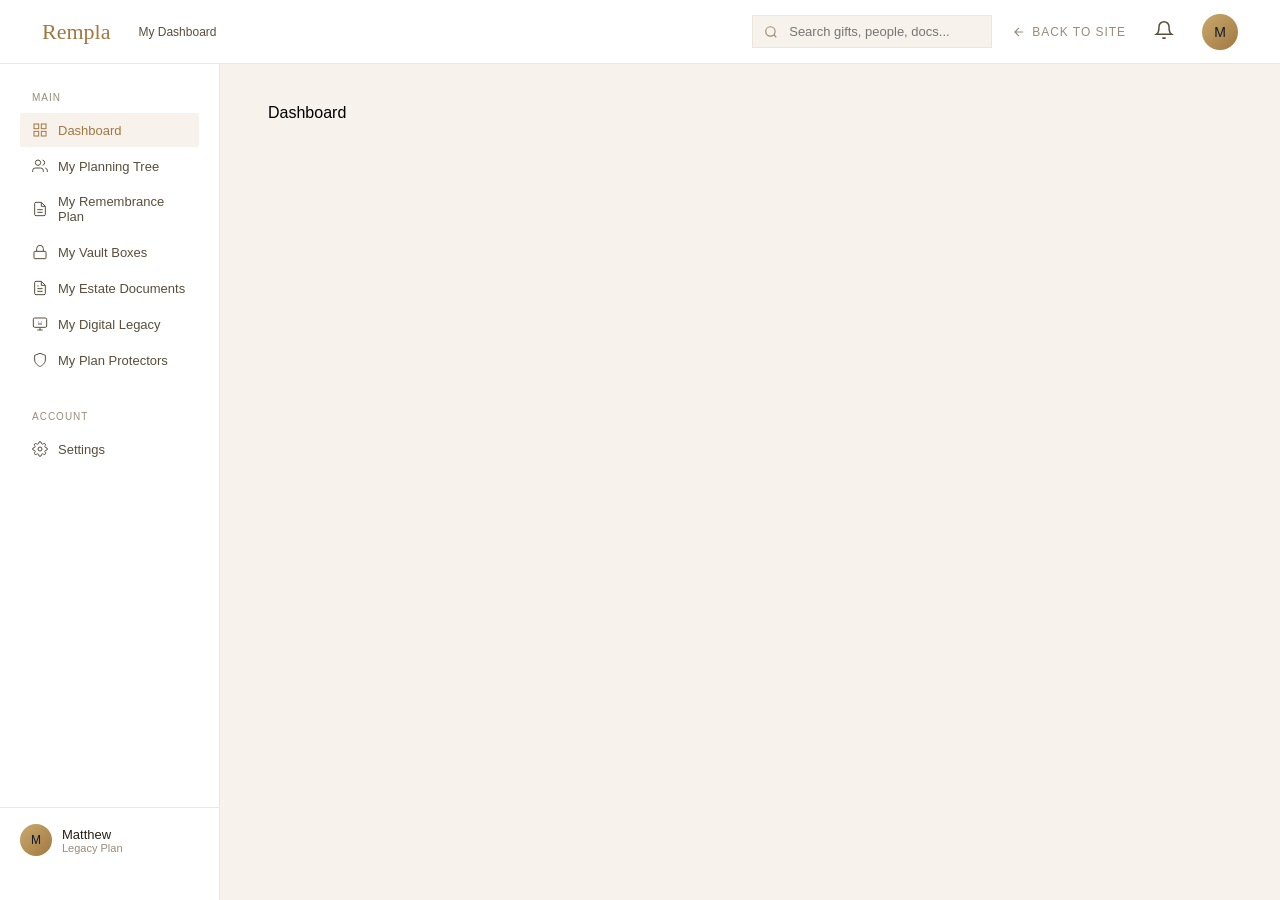
<file: dashboard.html>
<!DOCTYPE html>
<html lang="en">
<head>
    <meta charset="UTF-8">
    <meta name="viewport" content="width=device-width, initial-scale=1.0">
    <title>Dashboard</title>
    <link rel="stylesheet" href="assets/css/main.css" />
</head>
<body>
    <div class="container">
        <header>
            <ul><li><a href="index.html" class="the-logo">Rempla</a></li><li class="breadcrumb">My Dashboard</li></ul>
            <ul>
                <li class="dash-search"><svg viewBox="0 0 24 24"><circle cx="11" cy="11" r="8"></circle><line x1="21" y1="21" x2="16.65" y2="16.65"></line></svg><input type="text" placeholder="Search gifts, people, docs..."></li>
                <li><a href="#" class="dash-back"><svg viewBox="0 0 24 24"><path d="M19 12H5M12 5l-7 7 7 7"></path></svg> Back to Site</a></li>
                <li class="notifications"><a href="#" class="inbox-bell"><svg viewBox="0 0 24 24"><path d="M18 8A6 6 0 006 8c0 7-3 9-3 9h18s-3-2-3-9M13.73 21a2 2 0 01-3.46 0"></path></svg></a>
                    <div class="notif-dropdown open" id="notif-dropdown">
                        <div class="notif-dropdown-header">
                            <span>Notifications</span>
                            <button onclick="clearNotifs()">Mark all read</button>
                        </div>
                        <div class="notif-item unread">
                            <div class="notif-icon" style="background:rgba(201,169,110,0.1);">📦</div>
                            <div>
                            <div class="notif-text"><strong>Vault Box Shipped</strong> — Your medium vault box for "Grandfather's Watch" has been shipped and will arrive in 3–5 business days.</div>
                            <div class="notif-time">2 hours ago</div>
                            </div>
                        </div>
                        <div class="notif-item unread">
                            <div class="notif-icon" style="background:rgba(80,160,80,0.1);">✓</div>
                            <div>
                            <div class="notif-text"><strong>Plan Protector Confirmed</strong> — Susan Harlow has accepted her role as your Plan Protector.</div>
                            <div class="notif-time">1 day ago</div>
                            </div>
                        </div>
                        <div class="notif-item">
                            <div class="notif-icon" style="background:rgba(80,120,200,0.08);">📄</div>
                            <div>
                            <div class="notif-text"><strong>Document Uploaded</strong> — Durable_Power_of_Attorney.docx was successfully uploaded and categorized.</div>
                            <div class="notif-time">3 days ago</div>
                            </div>
                        </div>
                    </div>
                </li>
                <li><a href="#" class="dash-avatar">M</a></li>
            </ul>
        </header>
        <div class="dash-content">
            <aside>
                <div class="sidebar-section">
                    <div class="sidebar-section-label">Main</div>
                    <div class="sidebar-link active" id="sl-overview" onclick="setDashTab('overview')">
                        <svg viewBox="0 0 24 24"><rect x="3" y="3" width="7" height="7"></rect><rect x="14" y="3" width="7" height="7"></rect><rect x="3" y="14" width="7" height="7"></rect><rect x="14" y="14" width="7" height="7"></rect></svg>
                        Dashboard
                    </div>
                    <div class="sidebar-link" id="sl-family" onclick="setDashTab('family')">
                        <svg viewBox="0 0 24 24"><path d="M17 21v-2a4 4 0 00-4-4H5a4 4 0 00-4 4v2"></path><circle cx="9" cy="7" r="4"></circle><path d="M23 21v-2a4 4 0 00-3-3.87M16 3.13a4 4 0 010 7.75"></path></svg>
                        My Planning Tree
                    </div>
                    <div class="sidebar-link" id="sl-plans" onclick="setDashTab('plans')">
                        <svg viewBox="0 0 24 24"><path d="M14 2H6a2 2 0 00-2 2v16a2 2 0 002 2h12a2 2 0 002-2V8z"></path><polyline points="14 2 14 8 20 8"></polyline><line x1="16" y1="13" x2="8" y2="13"></line><line x1="16" y1="17" x2="8" y2="17"></line></svg>
                        My Remembrance Plan
                    </div>
                    <div class="sidebar-link" id="sl-vault" onclick="setDashTab('vault')">
                        <svg viewBox="0 0 24 24"><rect x="3" y="11" width="18" height="11" rx="1"></rect><path d="M7 11V7a5 5 0 0110 0v4"></path></svg>
                        My Vault Boxes
                    </div>
                    <div class="sidebar-link" id="sl-documents" onclick="setDashTab('documents')">
                        <svg viewBox="0 0 24 24"><path d="M14 2H6a2 2 0 00-2 2v16a2 2 0 002 2h12a2 2 0 002-2V8z"></path><polyline points="14 2 14 8 20 8"></polyline><line x1="16" y1="13" x2="8" y2="13"></line><line x1="16" y1="17" x2="8" y2="17"></line><line x1="10" y1="9" x2="8" y2="9"></line></svg>
                        My Estate Documents
                    </div>
                    <div class="sidebar-link" id="sl-digital" onclick="setDashTab('digital')">
                        <svg viewBox="0 0 24 24"><rect x="2" y="3" width="20" height="14" rx="2"></rect><path d="M8 21h8M12 17v4"></path><path d="M9 9h1m4 0h1M9 12h6"></path></svg>
                        My Digital Legacy
                    </div>
                    <div class="sidebar-link" id="sl-protectors" onclick="setDashTab('protectors')">
                        <svg viewBox="0 0 24 24"><path d="M12 22s8-4 8-10V5l-8-3-8 3v7c0 6 8 10 8 10z"></path></svg>
                        My Plan Protectors
                    </div>
                </div>
                <div class="sidebar-section">
                    <div class="sidebar-section-label">Account</div>
                    <div class="sidebar-link" id="sl-settings" onclick="setDashTab('settings')">
                        <svg viewBox="0 0 24 24"><circle cx="12" cy="12" r="3"></circle><path d="M19.4 15a1.65 1.65 0 00.33 1.82l.06.06a2 2 0 010 2.83 2 2 0 01-2.83 0l-.06-.06a1.65 1.65 0 00-1.82-.33 1.65 1.65 0 00-1 1.51V21a2 2 0 01-4 0v-.09A1.65 1.65 0 009 19.4a1.65 1.65 0 00-1.82.33l-.06.06a2 2 0 01-2.83-2.83l.06-.06A1.65 1.65 0 004.68 15a1.65 1.65 0 00-1.51-1H3a2 2 0 010-4h.09A1.65 1.65 0 004.6 9a1.65 1.65 0 00-.33-1.82l-.06-.06a2 2 0 012.83-2.83l.06.06A1.65 1.65 0 009 4.68a1.65 1.65 0 001-1.51V3a2 2 0 014 0v.09a1.65 1.65 0 001 1.51 1.65 1.65 0 001.82-.33l.06-.06a2 2 0 012.83 2.83l-.06.06A1.65 1.65 0 0019.4 9a1.65 1.65 0 001.51 1H21a2 2 0 010 4h-.09a1.65 1.65 0 00-1.51 1z"></path></svg>
                        Settings
                    </div>
                </div>
                <div class="sidebar-user">
                    <div class="dash-avatar" style="width:32px;height:32px;font-size:12px;">M</div>
                    <div>
                        <div class="sidebar-user-name">Matthew</div>
                        <div class="sidebar-user-plan">Legacy Plan</div>
                    </div>
                </div>
            </aside>
            <main class="dash-main">
                Dashboard
            </main>
        </div>
    </div>
</body>
</html>
</file>
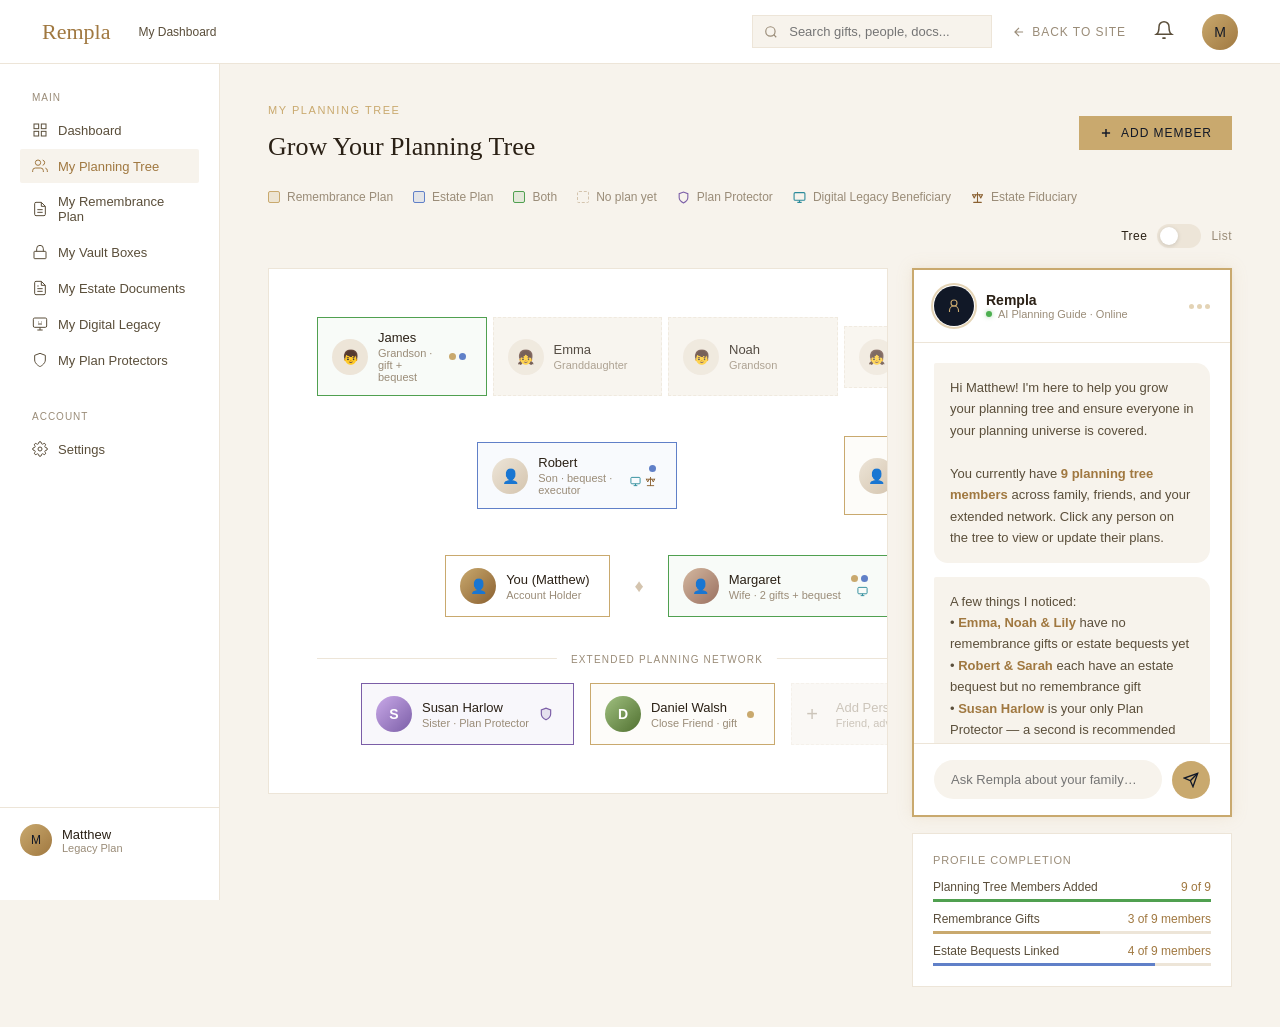
<file: my-planning-tree.html>
<!DOCTYPE html>
<html lang="en">
<head>
    <meta charset="UTF-8">
    <meta name="viewport" content="width=device-width, initial-scale=1.0">
    <title>Dashboard</title>
    <link rel="stylesheet" href="assets/css/main.css" />
</head>
<body>
    <div class="container">
        <header>
            <ul><li><a href="index.html" class="the-logo">Rempla</a></li><li class="breadcrumb">My Dashboard</li></ul>
            <ul>
                <li class="dash-search"><svg viewBox="0 0 24 24"><circle cx="11" cy="11" r="8"></circle><line x1="21" y1="21" x2="16.65" y2="16.65"></line></svg><input type="text" placeholder="Search gifts, people, docs..."></li>
                <li><a href="#" class="dash-back"><svg viewBox="0 0 24 24"><path d="M19 12H5M12 5l-7 7 7 7"></path></svg> Back to Site</a></li>
                <li class="notifications"><a href="#" class="inbox-bell"><svg viewBox="0 0 24 24"><path d="M18 8A6 6 0 006 8c0 7-3 9-3 9h18s-3-2-3-9M13.73 21a2 2 0 01-3.46 0"></path></svg></a>
                    <div class="notif-dropdown open" id="notif-dropdown">
                        <div class="notif-dropdown-header">
                            <span>Notifications</span>
                            <button onclick="clearNotifs()">Mark all read</button>
                        </div>
                        <div class="notif-item unread">
                            <div class="notif-icon" style="background:rgba(201,169,110,0.1);">📦</div>
                            <div>
                            <div class="notif-text"><strong>Vault Box Shipped</strong> — Your medium vault box for "Grandfather's Watch" has been shipped and will arrive in 3–5 business days.</div>
                            <div class="notif-time">2 hours ago</div>
                            </div>
                        </div>
                        <div class="notif-item unread">
                            <div class="notif-icon" style="background:rgba(80,160,80,0.1);">✓</div>
                            <div>
                            <div class="notif-text"><strong>Plan Protector Confirmed</strong> — Susan Harlow has accepted her role as your Plan Protector.</div>
                            <div class="notif-time">1 day ago</div>
                            </div>
                        </div>
                        <div class="notif-item">
                            <div class="notif-icon" style="background:rgba(80,120,200,0.08);">📄</div>
                            <div>
                            <div class="notif-text"><strong>Document Uploaded</strong> — Durable_Power_of_Attorney.docx was successfully uploaded and categorized.</div>
                            <div class="notif-time">3 days ago</div>
                            </div>
                        </div>
                    </div>
                </li>
                <li><a href="#" class="dash-avatar">M</a></li>
            </ul>
        </header>
        <div class="dash-content">
            <aside>
                <div class="sidebar-section">
                    <div class="sidebar-section-label">Main</div>
                    <div class="sidebar-link" id="sl-overview" onclick="setDashTab('overview')">
                        <svg viewBox="0 0 24 24"><rect x="3" y="3" width="7" height="7"></rect><rect x="14" y="3" width="7" height="7"></rect><rect x="3" y="14" width="7" height="7"></rect><rect x="14" y="14" width="7" height="7"></rect></svg>
                        Dashboard
                    </div>
                    <div class="sidebar-link active" id="sl-family" onclick="setDashTab('family')">
                        <svg viewBox="0 0 24 24"><path d="M17 21v-2a4 4 0 00-4-4H5a4 4 0 00-4 4v2"></path><circle cx="9" cy="7" r="4"></circle><path d="M23 21v-2a4 4 0 00-3-3.87M16 3.13a4 4 0 010 7.75"></path></svg>
                        My Planning Tree
                    </div>
                    <div class="sidebar-link" id="sl-plans" onclick="setDashTab('plans')">
                        <svg viewBox="0 0 24 24"><path d="M14 2H6a2 2 0 00-2 2v16a2 2 0 002 2h12a2 2 0 002-2V8z"></path><polyline points="14 2 14 8 20 8"></polyline><line x1="16" y1="13" x2="8" y2="13"></line><line x1="16" y1="17" x2="8" y2="17"></line></svg>
                        My Remembrance Plan
                    </div>
                    <div class="sidebar-link" id="sl-vault" onclick="setDashTab('vault')">
                        <svg viewBox="0 0 24 24"><rect x="3" y="11" width="18" height="11" rx="1"></rect><path d="M7 11V7a5 5 0 0110 0v4"></path></svg>
                        My Vault Boxes
                    </div>
                    <div class="sidebar-link" id="sl-documents" onclick="setDashTab('documents')">
                        <svg viewBox="0 0 24 24"><path d="M14 2H6a2 2 0 00-2 2v16a2 2 0 002 2h12a2 2 0 002-2V8z"></path><polyline points="14 2 14 8 20 8"></polyline><line x1="16" y1="13" x2="8" y2="13"></line><line x1="16" y1="17" x2="8" y2="17"></line><line x1="10" y1="9" x2="8" y2="9"></line></svg>
                        My Estate Documents
                    </div>
                    <div class="sidebar-link" id="sl-digital" onclick="setDashTab('digital')">
                        <svg viewBox="0 0 24 24"><rect x="2" y="3" width="20" height="14" rx="2"></rect><path d="M8 21h8M12 17v4"></path><path d="M9 9h1m4 0h1M9 12h6"></path></svg>
                        My Digital Legacy
                    </div>
                    <div class="sidebar-link" id="sl-protectors" onclick="setDashTab('protectors')">
                        <svg viewBox="0 0 24 24"><path d="M12 22s8-4 8-10V5l-8-3-8 3v7c0 6 8 10 8 10z"></path></svg>
                        My Plan Protectors
                    </div>
                </div>
                <div class="sidebar-section">
                    <div class="sidebar-section-label">Account</div>
                    <div class="sidebar-link" id="sl-settings" onclick="setDashTab('settings')">
                        <svg viewBox="0 0 24 24"><circle cx="12" cy="12" r="3"></circle><path d="M19.4 15a1.65 1.65 0 00.33 1.82l.06.06a2 2 0 010 2.83 2 2 0 01-2.83 0l-.06-.06a1.65 1.65 0 00-1.82-.33 1.65 1.65 0 00-1 1.51V21a2 2 0 01-4 0v-.09A1.65 1.65 0 009 19.4a1.65 1.65 0 00-1.82.33l-.06.06a2 2 0 01-2.83-2.83l.06-.06A1.65 1.65 0 004.68 15a1.65 1.65 0 00-1.51-1H3a2 2 0 010-4h.09A1.65 1.65 0 004.6 9a1.65 1.65 0 00-.33-1.82l-.06-.06a2 2 0 012.83-2.83l.06.06A1.65 1.65 0 009 4.68a1.65 1.65 0 001-1.51V3a2 2 0 014 0v.09a1.65 1.65 0 001 1.51 1.65 1.65 0 001.82-.33l.06-.06a2 2 0 012.83 2.83l-.06.06A1.65 1.65 0 0019.4 9a1.65 1.65 0 001.51 1H21a2 2 0 010 4h-.09a1.65 1.65 0 00-1.51 1z"></path></svg>
                        Settings
                    </div>
                </div>
                <div class="sidebar-user">
                    <div class="dash-avatar" style="width:32px;height:32px;font-size:12px;">M</div>
                    <div>
                        <div class="sidebar-user-name">Matthew</div>
                        <div class="sidebar-user-plan">Legacy Plan</div>
                    </div>
                </div>
            </aside>
            <main class="dash-main">
                <div class="tab-panel active" id="tab-family">
                    <div class="planning-tree-header">
                    <div>
                        <div class="section-eyebrow">My Planning Tree</div>
                        <div class="planning-tree-title">Grow Your Planning Tree</div>
                    </div>
                    <button class="btn-add-member" onclick="openAddMemberModal()">
                        <svg viewBox="0 0 24 24"><line x1="12" y1="5" x2="12" y2="19"></line><line x1="5" y1="12" x2="19" y2="12"></line></svg>
                        Add Member
                    </button>
                    </div>

                    <!-- Legend -->
                    <div style="display:flex;gap:20px;flex-wrap:wrap;margin-bottom:20px;">
                        <div style="display:flex;align-items:center;gap:7px;font-size:12px;color:#9a8c78;"><div style="width:12px;height:12px;background:rgba(201,169,110,0.2);border:1.5px solid #c9a96e;border-radius:2px;"></div>Remembrance Plan</div>
                        <div style="display:flex;align-items:center;gap:7px;font-size:12px;color:#9a8c78;"><div style="width:12px;height:12px;background:rgba(80,120,200,0.12);border:1.5px solid #6080c8;border-radius:2px;"></div>Estate Plan</div>
                        <div style="display:flex;align-items:center;gap:7px;font-size:12px;color:#9a8c78;"><div style="width:12px;height:12px;background:rgba(80,160,80,0.12);border:1.5px solid #50a050;border-radius:2px;"></div>Both</div>
                        <div style="display:flex;align-items:center;gap:7px;font-size:12px;color:#9a8c78;"><div style="width:12px;height:12px;background:#f7f3ec;border:1.5px dashed #d4c4ae;border-radius:2px;"></div>No plan yet</div>
                        <div style="display:flex;align-items:center;gap:7px;font-size:12px;color:#9a8c78;">
                            <svg style="width:13px;height:13px;stroke:#7b5ea7;fill:none;stroke-width:2;" viewBox="0 0 24 24"><path d="M12 22s8-4 8-10V5l-8-3-8 3v7c0 6 8 10 8 10z"></path></svg>
                            Plan Protector
                        </div>
                        <div style="display:flex;align-items:center;gap:7px;font-size:12px;color:#9a8c78;">
                            <svg style="width:13px;height:13px;stroke:#2a8a9a;fill:none;stroke-width:2;" viewBox="0 0 24 24"><rect x="2" y="3" width="20" height="14" rx="2"></rect><path d="M8 21h8M12 17v4"></path></svg>
                            Digital Legacy Beneficiary
                        </div>
                        <div style="display:flex;align-items:center;gap:7px;font-size:12px;color:#9a8c78;">
                            <svg style="width:13px;height:13px;stroke:#8a6030;fill:none;stroke-width:2;stroke-linecap:round;stroke-linejoin:round;" viewBox="0 0 24 24"><line x1="12" y1="3" x2="12" y2="21"></line><line x1="5" y1="21" x2="19" y2="21"></line><line x1="3" y1="7" x2="21" y2="7"></line><polyline points="3,7 6,13 9,7"></polyline><polyline points="15,7 18,13 21,7"></polyline></svg>
                            Estate Fiduciary
                        </div>
                    </div>

                    <!-- View Toggle -->
                    <div style="display:flex;align-items:center;margin-bottom:20px;">
                    <div class="tree-view-toggle">
                        <span class="tree-view-toggle-label active" id="toggle-label-tree">Tree</span>
                        <button class="tree-view-toggle-track" id="tree-view-toggle-btn" onclick="toggleTreeView()"></button>
                        <span class="tree-view-toggle-label" id="toggle-label-list">List</span>
                    </div>
                    </div>

                    <div style="display:grid;grid-template-columns:1fr 320px;gap:24px;align-items:start;">
                    <!-- Shared node detail popup (works for both tree and list views) -->
                    <div id="node-detail" style="display:none;position:fixed;top:50%;left:50%;transform:translate(-50%,-50%);width:320px;background:white;border:1px solid #ede5d8;padding:28px;z-index:100;box-shadow:0 16px 48px rgba(0,0,0,0.15);">
                        <div style="display:flex;justify-content:space-between;align-items:center;margin-bottom:14px;">
                        <div id="nd-name" style="font-size:17px;font-weight:600;color:#2a2015;"></div>
                        <button onclick="document.getElementById('node-detail').style.display='none';document.getElementById('node-detail-overlay').style.display='none'" style="background:none;border:none;cursor:pointer;color:#9a8c78;font-size:20px;line-height:1;">×</button>
                        </div>
                        <div id="nd-relation" style="font-size:11px;letter-spacing:.08em;text-transform:uppercase;color:#9a8c78;margin-bottom:16px;"></div>
                        <div id="nd-gifts" style="display:flex;flex-direction:column;gap:8px;"></div>
                        <button onclick="document.getElementById('node-detail').style.display='none';document.getElementById('node-detail-overlay').style.display='none';setDashTab('plans')" style="margin-top:20px;width:100%;font-family:'Jost',sans-serif;font-size:11px;letter-spacing:.08em;text-transform:uppercase;background:#c9a96e;color:#111827;border:none;padding:12px;cursor:pointer;">Add Gift for This Person</button>
                    </div>
                    <div id="node-detail-overlay" onclick="document.getElementById('node-detail').style.display='none';this.style.display='none'" style="display:none;position:fixed;inset:0;background:rgba(0,0,0,0.2);z-index:99;"></div>

                    <!-- Tree View (default) -->
                    <div id="tree-view-tree" class="tree-canvas" style="position:relative;">

                        <div class="tree-wrap" id="tree-wrap">
                        <!-- GENERATION 3 — GRANDCHILDREN -->
                        <div class="tree-generation" id="tree-gen-3">
                            <div class="tree-generation-group" style="flex:3;" id="tree-group-robert-children">
                            <div class="tree-node" style="cursor:pointer;border-color:#50a050;background:rgba(80,160,80,0.04);flex:1;" onclick="showNodeDetail('James','Grandson',[{type:'Rempla',label:'Grandfather\'s watch · 16th birthday, 5 yrs after passing'},{type:'estate',label:'Trust beneficiary · college fund at age 21'}])">
                                <div class="tree-node-avatar" style="background:#ede5d8;">👦</div>
                                <div class="tree-node-info"><div class="tree-node-name">James</div><div class="tree-node-relation">Grandson · gift + bequest</div></div>
                                <div style="display:flex;gap:3px;margin-left:auto;"><div style="width:7px;height:7px;border-radius:50%;background:#c9a96e;"></div><div style="width:7px;height:7px;border-radius:50%;background:#6080c8;"></div></div>
                            </div>
                            <div class="tree-node" style="cursor:pointer;border-style:dashed;opacity:0.8;flex:1;" onclick="showNodeDetail('Emma','Granddaughter',[{type:'none',label:'No estate bequest recorded'},{type:'none',label:'No remembrance gifts yet — ask Rempla'}])">
                                <div class="tree-node-avatar" style="background:#ede5d8;">👧</div>
                                <div class="tree-node-info"><div class="tree-node-name">Emma</div><div class="tree-node-relation">Granddaughter</div></div>
                            </div>
                            <div class="tree-node" style="cursor:pointer;border-style:dashed;opacity:0.8;flex:1;" onclick="showNodeDetail('Noah','Grandson',[{type:'none',label:'No estate bequest recorded'},{type:'none',label:'No remembrance gifts yet — ask Rempla'}])">
                                <div class="tree-node-avatar" style="background:#ede5d8;">👦</div>
                                <div class="tree-node-info"><div class="tree-node-name">Noah</div><div class="tree-node-relation">Grandson</div></div>
                            </div>
                            </div>
                            <div class="tree-generation-group" style="flex:1;" id="tree-group-sarah-children">
                            <div class="tree-node" style="cursor:pointer;border-style:dashed;opacity:0.75;flex:1;" onclick="showNodeDetail('Lily','Granddaughter',[{type:'none',label:'No estate bequest recorded'},{type:'none',label:'No remembrance gifts yet — ask Rempla'}])">
                                <div class="tree-node-avatar" style="background:#ede5d8;">👧</div>
                                <div class="tree-node-info"><div class="tree-node-name">Lily</div><div class="tree-node-relation">Granddaughter</div></div>
                            </div>
                            </div>
                        </div>

                        <!-- Dynamic connector: grandchildren → children -->
                        <div class="tree-gen-spacer" id="connector-gc-to-children"><svg style="position:absolute;top:0;left:0;width:100%;height:100%;overflow:visible;" class="tree-connector-layer"><line x1="185.625" y1="0" x2="185.625" y2="20"></line><line x1="562.875" y1="0" x2="562.875" y2="20"></line><line x1="940.125" y1="0" x2="940.125" y2="20"></line><line x1="185.625" y1="20" x2="940.125" y2="20"></line><line x1="562.875" y1="20" x2="562.875" y2="40"></line><line x1="1319.375" y1="0" x2="1319.375" y2="40"></line></svg></div>

                        <!-- GENERATION 2 — CHILDREN -->
                        <div class="tree-generation" id="tree-gen-2">
                            <div class="tree-generation-group" style="flex:3;justify-content:center;" id="tree-group-robert">
                            <div class="tree-node" style="cursor:pointer;border-color:#6080c8;background:rgba(80,120,200,0.04);flex:1;max-width:200px;" onclick="showNodeDetail('Robert','Son',[{type:'estate',label:'Bequest: Investment portfolio (1/3 share)'},{type:'fiduciary',label:'Personal Representative · Named executor of will'},{type:'digital',label:'Digital Legacy: Gmail'}])">
                                <div class="tree-node-avatar">👤</div>
                                <div class="tree-node-info"><div class="tree-node-name">Robert</div><div class="tree-node-relation">Son · bequest · executor</div></div>
                                <div style="display:flex;flex-direction:column;gap:4px;margin-left:auto;align-items:flex-end;">
                                <div style="display:flex;gap:3px;"><div style="width:7px;height:7px;border-radius:50%;background:#6080c8;"></div></div>
                                <div style="display:flex;gap:4px;">
                                    <svg title="Digital Legacy Beneficiary" style="width:11px;height:11px;stroke:#2a8a9a;fill:none;stroke-width:2;" viewBox="0 0 24 24"><rect x="2" y="3" width="20" height="14" rx="2"></rect><path d="M8 21h8M12 17v4"></path></svg>
                                    <svg title="Estate Fiduciary" style="width:11px;height:11px;stroke:#8a6030;fill:none;stroke-width:2;stroke-linecap:round;stroke-linejoin:round;" viewBox="0 0 24 24"><line x1="12" y1="3" x2="12" y2="21"></line><line x1="5" y1="21" x2="19" y2="21"></line><line x1="3" y1="7" x2="21" y2="7"></line><polyline points="3,7 6,13 9,7"></polyline><polyline points="15,7 18,13 21,7"></polyline></svg>
                                </div>
                                </div>
                            </div>
                            </div>
                            <div class="tree-generation-group" style="flex:1;justify-content:center;" id="tree-group-sarah">
                            <div class="tree-node" style="cursor:pointer;border-color:#c9a96e;background:rgba(201,169,110,0.04);flex:1;max-width:200px;" onclick="showNodeDetail('Sarah','Daughter',[{type:'estate',label:'Bequest: Investment portfolio (1/3 share)'},{type:'Rempla',label:'No remembrance gift yet'},{type:'fiduciary',label:'Trustee · Family trust successor trustee'}])">
                                <div class="tree-node-avatar">👤</div>
                                <div class="tree-node-info"><div class="tree-node-name">Sarah</div><div class="tree-node-relation">Daughter · bequest · trustee</div></div>
                                <div style="display:flex;flex-direction:column;gap:4px;margin-left:auto;align-items:flex-end;">
                                <div style="width:7px;height:7px;border-radius:50%;background:#6080c8;"></div>
                                <svg title="Estate Fiduciary" style="width:11px;height:11px;stroke:#8a6030;fill:none;stroke-width:2;stroke-linecap:round;stroke-linejoin:round;" viewBox="0 0 24 24"><line x1="12" y1="3" x2="12" y2="21"></line><line x1="5" y1="21" x2="19" y2="21"></line><line x1="3" y1="7" x2="21" y2="7"></line><polyline points="3,7 6,13 9,7"></polyline><polyline points="15,7 18,13 21,7"></polyline></svg>
                                </div>
                            </div>
                            </div>
                        </div>

                        <!-- Dynamic connector: children → trunk -->
                        <div class="tree-gen-spacer" id="connector-children-to-trunk"><svg style="position:absolute;top:0;left:0;width:100%;height:100%;overflow:visible;" class="tree-connector-layer"><line x1="562.875" y1="0" x2="562.875" y2="20"></line><line x1="1319.375" y1="0" x2="1319.375" y2="20"></line><line x1="562.875" y1="20" x2="1319.375" y2="20"></line><line x1="941.125" y1="20" x2="941.125" y2="40"></line></svg></div>

                        <!-- GENERATION 1 — TRUNK -->
                        <div class="tree-row" style="justify-content:center;">
                            <div class="tree-node primary" style="cursor:pointer;border-color:#c9a96e;" onclick="showNodeDetail('Matthew','Account Holder',[{type:'Rempla',label:'3 gifts planned via Rempla'},{type:'estate',label:'Primary beneficiary of estate'}])">
                            <div class="tree-node-avatar" style="background:linear-gradient(135deg,#c9a96e,#8a6030);">👤</div>
                            <div class="tree-node-info"><div class="tree-node-name">You (Matthew)</div><div class="tree-node-relation">Account Holder</div></div>
                            </div>
                            <div class="tree-spacer" style="display:flex;align-items:center;font-size:18px;color:#d4c4ae;">♦</div>
                            <div class="tree-node" style="cursor:pointer;border-color:#50a050;background:rgba(80,160,80,0.04);" onclick="showNodeDetail('Margaret','Wife',[{type:'Rempla',label:'Anniversary roses · every year for life'},{type:'Rempla',label:'5 handwritten letters · annual delivery'},{type:'estate',label:'Trust beneficiary · family home + investments'},{type:'digital',label:'Digital Legacy: Facebook, Chase Bank'}])">
                            <div class="tree-node-avatar" style="background:linear-gradient(135deg,#d4b8a0,#9a7060);">👤</div>
                            <div class="tree-node-info"><div class="tree-node-name">Margaret</div><div class="tree-node-relation">Wife · 2 gifts + bequest</div></div>
                            <div style="display:flex;flex-direction:column;gap:4px;margin-left:auto;align-items:flex-end;">
                                <div style="display:flex;gap:3px;"><div style="width:7px;height:7px;border-radius:50%;background:#c9a96e;"></div><div style="width:7px;height:7px;border-radius:50%;background:#6080c8;"></div></div>
                                <div style="display:flex;gap:4px;">
                                <svg title="Digital Legacy Beneficiary" style="width:11px;height:11px;stroke:#2a8a9a;fill:none;stroke-width:2;" viewBox="0 0 24 24"><rect x="2" y="3" width="20" height="14" rx="2"></rect><path d="M8 21h8M12 17v4"></path></svg>
                                </div>
                            </div>
                            </div>
                        </div>

                        <!-- EXTENDED NETWORK DIVIDER -->
                        <div style="position:relative;width:100%;margin:32px 0 16px;">
                            <div style="position:absolute;top:50%;left:0;right:0;height:1px;background:#ede5d8;"></div>
                            <div style="position:relative;display:inline-block;background:white;padding:0 14px;left:50%;transform:translateX(-50%);">
                            <span style="font-size:10px;letter-spacing:0.12em;text-transform:uppercase;color:#9a8c78;">Extended Planning Network</span>
                            </div>
                        </div>

                        <!-- EXTENDED NETWORK — PLAN PROTECTORS & OTHERS -->
                        <div style="display:flex;justify-content:center;gap:16px;flex-wrap:wrap;padding:0 8px;">
                            <div class="tree-node" style="cursor:pointer;border-color:#7b5ea7;background:rgba(123,94,167,0.05);min-width:160px;" onclick="showNodeDetail('Susan Harlow','Sister · Plan Protector',[{type:'protector',label:'Active Plan Protector · Accepted Feb 23, 2026'},{type:'none',label:'No estate bequest recorded'},{type:'none',label:'No remembrance gifts planned'}])">
                            <div class="tree-node-avatar" style="background:linear-gradient(135deg,#c9a9e8,#7b5ea7);color:white;font-weight:600;">S</div>
                            <div class="tree-node-info">
                                <div class="tree-node-name">Susan Harlow</div>
                                <div class="tree-node-relation">Sister · Plan Protector</div>
                            </div>
                            <div style="margin-left:auto;display:flex;flex-direction:column;gap:3px;align-items:center;">
                                <svg title="Plan Protector" style="width:14px;height:14px;stroke:#7b5ea7;fill:rgba(123,94,167,0.15);stroke-width:2;" viewBox="0 0 24 24"><path d="M12 22s8-4 8-10V5l-8-3-8 3v7c0 6 8 10 8 10z"></path></svg>
                            </div>
                            </div>

                            <div class="tree-node" style="cursor:pointer;border-color:#c9a96e;background:rgba(201,169,110,0.04);min-width:160px;" onclick="showNodeDetail('Daniel Walsh','Close Friend',[{type:'Rempla',label:'Golf Experience · Annual, every April 8th (birthday)'},{type:'none',label:'No estate bequest recorded'}])">
                            <div class="tree-node-avatar" style="background:linear-gradient(135deg,#a0c080,#507030);color:white;font-weight:600;">D</div>
                            <div class="tree-node-info">
                                <div class="tree-node-name">Daniel Walsh</div>
                                <div class="tree-node-relation">Close Friend · gift</div>
                            </div>
                            <div style="margin-left:auto;display:flex;flex-direction:column;gap:3px;align-items:center;">
                                <div style="width:7px;height:7px;border-radius:50%;background:#c9a96e;"></div>
                            </div>
                            </div>

                            <!-- Placeholder for future non-family additions -->
                            <div class="tree-node" style="border-style:dashed;opacity:0.5;cursor:pointer;min-width:140px;justify-content:center;" onclick="openAddMemberModal()">
                            <div style="font-size:20px;color:#9a8c78;margin-right:8px;">+</div>
                            <div class="tree-node-info"><div class="tree-node-name" style="color:#9a8c78;">Add Person</div><div class="tree-node-relation">Friend, advisor, or other</div></div>
                            </div>
                        </div>

                        </div>
                    </div>

                    <!-- List View (hidden by default) -->
                    <div id="tree-view-list" class="tree-list-view">

                        <!-- Account Holder -->
                        <div class="tree-list-group">
                        <div class="tree-list-group-title">Account Holder</div>
                        <div class="tree-list-row" style="border-left:3px solid #c9a96e;" onclick="showNodeDetail('Matthew','Account Holder',[{type:'rempla',label:'3 gifts planned via Rempla'},{type:'estate',label:'Primary beneficiary of estate'}])">
                            <div class="tree-list-avatar" style="background:linear-gradient(135deg,#c9a96e,#8a6030);">👤</div>
                            <div class="tree-list-info">
                            <div class="tree-list-name">You (Matthew)</div>
                            <div class="tree-list-relation">Account Holder</div>
                            </div>
                            <div class="tree-list-tags">
                            <span class="tree-list-tag tag-rempla"><svg style="width:10px;height:10px" viewBox="0 0 12 12"><rect x="1" y="1" width="10" height="10" rx="1.5" fill="rgba(201,169,110,0.2)" stroke="#c9a96e" stroke-width="1.5"></rect></svg> Remembrance</span>
                            <span class="tree-list-tag tag-estate"><svg style="width:10px;height:10px" viewBox="0 0 12 12"><rect x="1" y="1" width="10" height="10" rx="1.5" fill="rgba(80,120,200,0.12)" stroke="#6080c8" stroke-width="1.5"></rect></svg> Estate</span>
                            </div>
                        </div>
                        </div>

                        <!-- Spouse -->
                        <div class="tree-list-group">
                        <div class="tree-list-group-title">Spouse</div>
                        <div class="tree-list-row" style="border-left:3px solid #50a050;" onclick="showNodeDetail('Margaret','Wife',[{type:'rempla',label:'Anniversary roses · every year for life'},{type:'rempla',label:'5 handwritten letters · annual delivery'},{type:'estate',label:'Trust beneficiary · family home + investments'},{type:'digital',label:'Digital Legacy: Facebook, Chase Bank'}])">
                            <div class="tree-list-avatar" style="background:linear-gradient(135deg,#d4b8a0,#9a7060);">👤</div>
                            <div class="tree-list-info">
                            <div class="tree-list-name">Margaret</div>
                            <div class="tree-list-relation">Wife</div>
                            </div>
                            <div class="tree-list-tags">
                            <span class="tree-list-tag tag-rempla"><svg style="width:10px;height:10px" viewBox="0 0 12 12"><rect x="1" y="1" width="10" height="10" rx="1.5" fill="rgba(201,169,110,0.2)" stroke="#c9a96e" stroke-width="1.5"></rect></svg> Remembrance</span>
                            <span class="tree-list-tag tag-estate"><svg style="width:10px;height:10px" viewBox="0 0 12 12"><rect x="1" y="1" width="10" height="10" rx="1.5" fill="rgba(80,120,200,0.12)" stroke="#6080c8" stroke-width="1.5"></rect></svg> Estate</span>
                            <span class="tree-list-tag tag-digital"><svg style="width:11px;height:11px;stroke:#2a8a9a;fill:none;stroke-width:2" viewBox="0 0 24 24"><rect x="2" y="3" width="20" height="14" rx="2"></rect><path d="M8 21h8M12 17v4"></path></svg> Digital Legacy</span>
                            </div>
                            <div class="tree-list-status">2 gifts · bequest</div>
                        </div>
                        </div>

                        <!-- Children -->
                        <div class="tree-list-group">
                        <div class="tree-list-group-title">Children</div>
                        <div class="tree-list-row" style="border-left:3px solid #6080c8;" onclick="showNodeDetail('Robert','Son',[{type:'estate',label:'Bequest: Investment portfolio (1/3 share)'},{type:'fiduciary',label:'Personal Representative · Named executor of will'},{type:'digital',label:'Digital Legacy: Gmail'}])">
                            <div class="tree-list-avatar" style="background:#ede5d8;">👤</div>
                            <div class="tree-list-info">
                            <div class="tree-list-name">Robert</div>
                            <div class="tree-list-relation">Son</div>
                            </div>
                            <div class="tree-list-tags">
                            <span class="tree-list-tag tag-estate"><svg style="width:10px;height:10px" viewBox="0 0 12 12"><rect x="1" y="1" width="10" height="10" rx="1.5" fill="rgba(80,120,200,0.12)" stroke="#6080c8" stroke-width="1.5"></rect></svg> Estate</span>
                            <span class="tree-list-tag tag-fiduciary"><svg style="width:11px;height:11px;stroke:#8a6030;fill:none;stroke-width:2;stroke-linecap:round;stroke-linejoin:round" viewBox="0 0 24 24"><line x1="12" y1="3" x2="12" y2="21"></line><line x1="5" y1="21" x2="19" y2="21"></line><line x1="3" y1="7" x2="21" y2="7"></line><polyline points="3,7 6,13 9,7"></polyline><polyline points="15,7 18,13 21,7"></polyline></svg> Executor</span>
                            <span class="tree-list-tag tag-digital"><svg style="width:11px;height:11px;stroke:#2a8a9a;fill:none;stroke-width:2" viewBox="0 0 24 24"><rect x="2" y="3" width="20" height="14" rx="2"></rect><path d="M8 21h8M12 17v4"></path></svg> Digital Legacy</span>
                            </div>
                            <div class="tree-list-status">Bequest only</div>
                        </div>
                        <div class="tree-list-row" style="border-left:3px solid #c9a96e;" onclick="showNodeDetail('Sarah','Daughter',[{type:'estate',label:'Bequest: Investment portfolio (1/3 share)'},{type:'rempla',label:'No remembrance gift yet'},{type:'fiduciary',label:'Trustee · Family trust successor trustee'}])">
                            <div class="tree-list-avatar" style="background:#ede5d8;">👤</div>
                            <div class="tree-list-info">
                            <div class="tree-list-name">Sarah</div>
                            <div class="tree-list-relation">Daughter</div>
                            </div>
                            <div class="tree-list-tags">
                            <span class="tree-list-tag tag-estate"><svg style="width:10px;height:10px" viewBox="0 0 12 12"><rect x="1" y="1" width="10" height="10" rx="1.5" fill="rgba(80,120,200,0.12)" stroke="#6080c8" stroke-width="1.5"></rect></svg> Estate</span>
                            <span class="tree-list-tag tag-fiduciary"><svg style="width:11px;height:11px;stroke:#8a6030;fill:none;stroke-width:2;stroke-linecap:round;stroke-linejoin:round" viewBox="0 0 24 24"><line x1="12" y1="3" x2="12" y2="21"></line><line x1="5" y1="21" x2="19" y2="21"></line><line x1="3" y1="7" x2="21" y2="7"></line><polyline points="3,7 6,13 9,7"></polyline><polyline points="15,7 18,13 21,7"></polyline></svg> Trustee</span>
                            </div>
                            <div class="tree-list-status">Bequest only</div>
                        </div>
                        </div>

                        <!-- Grandchildren -->
                        <div class="tree-list-group">
                        <div class="tree-list-group-title">Grandchildren</div>
                        <div class="tree-list-row" style="border-left:3px solid #50a050;" onclick="showNodeDetail('James','Grandson',[{type:'rempla',label:'Grandfather\'s watch · 16th birthday, 5 yrs after passing'},{type:'estate',label:'Trust beneficiary · college fund at age 21'}])">
                            <div class="tree-list-avatar" style="background:#ede5d8;">👦</div>
                            <div class="tree-list-info">
                            <div class="tree-list-name">James</div>
                            <div class="tree-list-relation">Grandson · Robert's son</div>
                            </div>
                            <div class="tree-list-tags">
                            <span class="tree-list-tag tag-rempla"><svg style="width:10px;height:10px" viewBox="0 0 12 12"><rect x="1" y="1" width="10" height="10" rx="1.5" fill="rgba(201,169,110,0.2)" stroke="#c9a96e" stroke-width="1.5"></rect></svg> Remembrance</span>
                            <span class="tree-list-tag tag-estate"><svg style="width:10px;height:10px" viewBox="0 0 12 12"><rect x="1" y="1" width="10" height="10" rx="1.5" fill="rgba(80,120,200,0.12)" stroke="#6080c8" stroke-width="1.5"></rect></svg> Estate</span>
                            </div>
                            <div class="tree-list-status">Gift + bequest</div>
                        </div>
                        <div class="tree-list-row" style="border-left:3px dashed #d4c4ae;" onclick="showNodeDetail('Emma','Granddaughter',[{type:'none',label:'No estate bequest recorded'},{type:'none',label:'No remembrance gifts yet — ask Rempla'}])">
                            <div class="tree-list-avatar" style="background:#ede5d8;">👧</div>
                            <div class="tree-list-info">
                            <div class="tree-list-name">Emma</div>
                            <div class="tree-list-relation">Granddaughter · Robert's daughter</div>
                            </div>
                            <div class="tree-list-tags">
                            <span class="tree-list-tag tag-none"><svg style="width:10px;height:10px" viewBox="0 0 12 12"><rect x="1" y="1" width="10" height="10" rx="1.5" fill="#f7f3ec" stroke="#d4c4ae" stroke-width="1.5" stroke-dasharray="2,2"></rect></svg> No plan</span>
                            </div>
                        </div>
                        <div class="tree-list-row" style="border-left:3px dashed #d4c4ae;" onclick="showNodeDetail('Noah','Grandson',[{type:'none',label:'No estate bequest recorded'},{type:'none',label:'No remembrance gifts yet — ask Rempla'}])">
                            <div class="tree-list-avatar" style="background:#ede5d8;">👦</div>
                            <div class="tree-list-info">
                            <div class="tree-list-name">Noah</div>
                            <div class="tree-list-relation">Grandson · Robert's son</div>
                            </div>
                            <div class="tree-list-tags">
                            <span class="tree-list-tag tag-none"><svg style="width:10px;height:10px" viewBox="0 0 12 12"><rect x="1" y="1" width="10" height="10" rx="1.5" fill="#f7f3ec" stroke="#d4c4ae" stroke-width="1.5" stroke-dasharray="2,2"></rect></svg> No plan</span>
                            </div>
                        </div>
                        <div class="tree-list-row" style="border-left:3px dashed #d4c4ae;" onclick="showNodeDetail('Lily','Granddaughter',[{type:'none',label:'No estate bequest recorded'},{type:'none',label:'No remembrance gifts yet — ask Rempla'}])">
                            <div class="tree-list-avatar" style="background:#ede5d8;">👧</div>
                            <div class="tree-list-info">
                            <div class="tree-list-name">Lily</div>
                            <div class="tree-list-relation">Granddaughter · Sarah's daughter</div>
                            </div>
                            <div class="tree-list-tags">
                            <span class="tree-list-tag tag-none"><svg style="width:10px;height:10px" viewBox="0 0 12 12"><rect x="1" y="1" width="10" height="10" rx="1.5" fill="#f7f3ec" stroke="#d4c4ae" stroke-width="1.5" stroke-dasharray="2,2"></rect></svg> No plan</span>
                            </div>
                        </div>
                        </div>

                        <!-- Extended Network -->
                        <div class="tree-list-group">
                        <div class="tree-list-group-title">Extended Planning Network</div>
                        <div class="tree-list-row" style="border-left:3px solid #7b5ea7;" onclick="showNodeDetail('Susan Harlow','Sister · Plan Protector',[{type:'protector',label:'Active Plan Protector · Accepted Feb 23, 2026'},{type:'none',label:'No estate bequest recorded'},{type:'none',label:'No remembrance gifts planned'}])">
                            <div class="tree-list-avatar" style="background:linear-gradient(135deg,#c9a9e8,#7b5ea7);color:white;font-weight:600;font-size:14px;">S</div>
                            <div class="tree-list-info">
                            <div class="tree-list-name">Susan Harlow</div>
                            <div class="tree-list-relation">Sister</div>
                            </div>
                            <div class="tree-list-tags">
                            <span class="tree-list-tag tag-protector"><svg style="width:11px;height:11px;stroke:#7b5ea7;fill:none;stroke-width:2" viewBox="0 0 24 24"><path d="M12 22s8-4 8-10V5l-8-3-8 3v7c0 6 8 10 8 10z"></path></svg> Plan Protector</span>
                            </div>
                            <div class="tree-list-status"><span class="status-dot" style="background:#4caf50;"></span>Active</div>
                        </div>
                        <div class="tree-list-row" style="border-left:3px solid #c9a96e;" onclick="showNodeDetail('Daniel Walsh','Close Friend',[{type:'rempla',label:'Golf Experience · Annual, every April 8th (birthday)'},{type:'none',label:'No estate bequest recorded'}])">
                            <div class="tree-list-avatar" style="background:linear-gradient(135deg,#a0c080,#507030);color:white;font-weight:600;font-size:14px;">D</div>
                            <div class="tree-list-info">
                            <div class="tree-list-name">Daniel Walsh</div>
                            <div class="tree-list-relation">Close Friend</div>
                            </div>
                            <div class="tree-list-tags">
                            <span class="tree-list-tag tag-rempla"><svg style="width:10px;height:10px" viewBox="0 0 12 12"><rect x="1" y="1" width="10" height="10" rx="1.5" fill="rgba(201,169,110,0.2)" stroke="#c9a96e" stroke-width="1.5"></rect></svg> Rempla Gift</span>
                            </div>
                            <div class="tree-list-status">1 gift</div>
                        </div>
                        </div>

                    </div>

                    <!-- Family Chat -->
                    <div>
                        <div class="rempla-chat">
                        <div class="chat-header">
                            <div class="chat-ai-avatar"><svg viewBox="0 0 24 24"><circle cx="12" cy="8" r="4"></circle><path d="M6 20v-2a6 6 0 0112 0v2"></path></svg></div>
                            <div class="chat-header-title">
                            <div class="chat-header-name">Rempla</div>
                            <div class="chat-header-status">AI Planning Guide · Online</div>
                            </div>
                            <div class="chat-typing-dots"><span></span><span></span><span></span></div>
                        </div>
                        <div class="chat-messages" id="family-chat-messages">
                            <div class="chat-msg chat-msg-ai">Hi Matthew! I'm here to help you grow your planning tree and ensure everyone in your planning universe is covered.<br><br>You currently have <strong>9 planning tree members</strong> across family, friends, and your extended network. Click any person on the tree to view or update their plans.</div>
                            <div class="chat-msg chat-msg-ai">A few things I noticed:<br>• <strong>Emma, Noah &amp; Lily</strong> have no remembrance gifts or estate bequests yet<br>• <strong>Robert &amp; Sarah</strong> each have an estate bequest but no remembrance gift<br>• <strong>Susan Harlow</strong> is your only Plan Protector — a second is recommended</div>
                            <div class="chat-suggestion" onclick="chatSuggest('family-chat',this,'Help me add a gift for Emma, Noah and Lily')">✦ Add gifts for Emma, Noah &amp; Lily</div>
                            <div class="chat-suggestion" onclick="chatSuggest('family-chat',this,'Help me add a remembrance gift for Robert and Sarah')">✦ Add remembrance gifts for Robert &amp; Sarah</div>
                            <div class="chat-suggestion" onclick="chatSuggest('family-chat',this,'How do I add a second Plan Protector?')">✦ How do I add a second Plan Protector?</div>
                        </div>
                        <div class="chat-input-area">
                            <input class="chat-input" id="family-chat-input" placeholder="Ask Rempla about your family…" type="text" onkeydown="if(event.key==='Enter')sendChat('family-chat')">
                            <button class="chat-send" onclick="sendChat('family-chat')">
                            <svg viewBox="0 0 24 24"><line x1="22" y1="2" x2="11" y2="13"></line><polygon points="22 2 15 22 11 13 2 9 22 2"></polygon></svg>
                            </button>
                        </div>
                        </div>
                        <!-- Completion progress -->
                        <div style="background:white;border:1px solid #ede5d8;padding:20px;margin-top:16px;">
                        <div style="font-size:11px;letter-spacing:.08em;text-transform:uppercase;color:#9a8c78;margin-bottom:14px;">Profile Completion</div>
                        <div style="display:flex;flex-direction:column;gap:10px;">
                            <div>
                            <div style="display:flex;justify-content:space-between;font-size:12px;color:#5a4e3a;margin-bottom:5px;"><span>Planning Tree Members Added</span><span style="color:#a07840;font-weight:500;">9 of 9</span></div>
                            <div style="height:3px;background:#ede5d8;"><div style="height:100%;width:100%;background:#50a050;"></div></div>
                            </div>
                            <div>
                            <div style="display:flex;justify-content:space-between;font-size:12px;color:#5a4e3a;margin-bottom:5px;"><span>Remembrance Gifts</span><span style="color:#a07840;font-weight:500;">3 of 9 members</span></div>
                            <div style="height:3px;background:#ede5d8;"><div style="height:100%;width:60%;background:#c9a96e;"></div></div>
                            </div>
                            <div>
                            <div style="display:flex;justify-content:space-between;font-size:12px;color:#5a4e3a;margin-bottom:5px;"><span>Estate Bequests Linked</span><span style="color:#a07840;font-weight:500;">4 of 9 members</span></div>
                            <div style="height:3px;background:#ede5d8;"><div style="height:100%;width:80%;background:#6080c8;"></div></div>
                            </div>
                        </div>
                        </div>
                    </div>
                    </div>
                </div>
            </main>
        </div>
    </div>


    <!-- ═══════════════════════════════════════════════════ -->
    <!--                  ADD MEMBER MODAL                  -->
    <!-- ═══════════════════════════════════════════════════ -->
    <style>
    .modal-overlay {
        display: none; position: fixed; inset: 0; z-index: 500;
        background: rgba(10, 15, 25, 0.75); backdrop-filter: blur(4px);
        align-items: center; justify-content: center;
        padding: 24px;
    }
    .modal-overlay.open { display: flex; }
    .modal-box {
        background: #f7f3ec; width: 100%; max-width: 580px;
        max-height: 90vh; overflow-y: auto;
        box-shadow: 0 32px 80px rgba(0,0,0,0.4);
        animation: modalIn 0.25s ease;
    }
    @keyframes modalIn {
        from { opacity: 0; transform: translateY(20px) scale(0.98); }
        to   { opacity: 1; transform: translateY(0) scale(1); }
    }
    .modal-header {
        background: #111827; padding: 24px 32px;
        display: flex; justify-content: space-between; align-items: center;
        position: sticky; top: 0; z-index: 2;
    }
    .modal-header-title {
        font-family: 'Cormorant Garamond', serif;
        font-size: 22px; font-weight: 400; color: white;
    }
    .modal-header-sub { font-size: 12px; color: rgba(255,255,255,0.4); margin-top: 3px; }
    .modal-close {
        background: none; border: none; cursor: pointer;
        color: rgba(255,255,255,0.5); font-size: 24px; line-height: 1;
        transition: color 0.2s; padding: 4px;
    }
    .modal-close:hover { color: #c9a96e; }
    .modal-body { padding: 32px; }
    .modal-section-title {
        font-size: 10px; letter-spacing: 0.14em; text-transform: uppercase;
        color: #c9a96e; margin-bottom: 18px; padding-bottom: 10px;
        border-bottom: 1px solid #ede5d8;
    }
    .modal-field { margin-bottom: 20px; }
    .modal-label {
        display: block; font-size: 12px; font-weight: 500; letter-spacing: 0.04em;
        color: #5a4e3a; margin-bottom: 7px;
    }
    .modal-input {
        width: 100%; font-family: 'Jost', sans-serif;
        font-size: 14px; color: #2a2015;
        background: white; border: 1px solid #ede5d8;
        padding: 11px 14px; outline: none;
        transition: border-color 0.2s;
    }
    .modal-input:focus { border-color: #c9a96e; }
    .modal-input::placeholder { color: #9a8c78; }
    .modal-select {
        width: 100%; font-family: 'Jost', sans-serif;
        font-size: 14px; color: #2a2015;
        background: white; border: 1px solid #ede5d8;
        padding: 11px 14px; outline: none; cursor: pointer;
        appearance: none;
        background-image: url("data:image/svg+xml,%3Csvg xmlns='http://www.w3.org/2000/svg' width='12' height='8' viewBox='0 0 12 8'%3E%3Cpath d='M1 1l5 5 5-5' stroke='%239a8c78' stroke-width='1.5' fill='none'/%3E%3C/svg%3E");
        background-repeat: no-repeat; background-position: right 14px center;
        transition: border-color 0.2s;
    }
    .modal-select:focus { border-color: #c9a96e; }
    .modal-row { display: grid; grid-template-columns: 1fr 1fr; gap: 16px; }
    .modal-checkboxes { display: flex; flex-wrap: wrap; gap: 10px; margin-bottom: 20px; }
    .modal-checkbox-label {
        display: flex; align-items: center; gap: 8px;
        font-size: 13px; color: #5a4e3a; cursor: pointer;
        padding: 8px 14px; background: white;
        border: 1px solid #ede5d8; transition: border-color 0.2s;
    }
    .modal-checkbox-label:hover { border-color: #c9a96e; }
    .modal-checkbox-label input { accent-color: #a07840; width: 14px; height: 14px; }

    /* Important Dates */
    .important-dates-list { display: flex; flex-direction: column; gap: 10px; margin-bottom: 16px; }
    .important-date-row {
        display: flex; gap: 10px; align-items: center;
        background: white; border: 1px solid #ede5d8; padding: 12px 14px;
    }
    .important-date-row input[type="text"] {
        flex: 1.2; font-family: 'Jost', sans-serif; font-size: 13px;
        color: #2a2015; background: #f7f3ec;
        border: 1px solid #ede5d8; padding: 8px 10px; outline: none;
        transition: border-color 0.2s;
    }
    .important-date-row input[type="text"]:focus { border-color: #c9a96e; }
    .important-date-row input[type="date"] {
        flex: 1; font-family: 'Jost', sans-serif; font-size: 13px;
        color: #2a2015; background: #f7f3ec;
        border: 1px solid #ede5d8; padding: 8px 10px; outline: none;
        cursor: pointer; transition: border-color 0.2s;
    }
    .important-date-row input[type="date"]:focus { border-color: #c9a96e; }
    .date-remove-btn {
        background: none; border: none; cursor: pointer;
        color: #9a8c78; font-size: 18px; line-height: 1;
        padding: 4px; transition: color 0.2s; flex-shrink: 0;
    }
    .date-remove-btn:hover { color: var(--red); }
    .btn-add-date {
        display: flex; align-items: center; gap: 8px;
        font-family: 'Jost', sans-serif; font-size: 12px;
        letter-spacing: 0.06em; text-transform: uppercase;
        background: none; border: 1px dashed #d4c4ae;
        color: #9a8c78; padding: 10px 18px; cursor: pointer;
        transition: all 0.2s; width: 100%;
        justify-content: center;
    }
    .btn-add-date:hover { border-color: #c9a96e; color: #a07840; background: rgba(201,169,110,0.04); }
    .date-suggestions {
        display: flex; flex-wrap: wrap; gap: 8px; margin-bottom: 16px;
    }
    .date-suggestion-chip {
        font-size: 11px; letter-spacing: 0.05em;
        padding: 5px 12px; border: 1px solid #ede5d8;
        background: white; color: #5a4e3a; cursor: pointer;
        transition: all 0.15s;
    }
    .date-suggestion-chip:hover { border-color: #c9a96e; color: #a07840; background: rgba(201,169,110,0.06); }

    .modal-divider { height: 1px; background: #ede5d8; margin: 28px 0; }
    .modal-footer {
        padding: 20px 32px; background: white;
        border-top: 1px solid #ede5d8;
        display: flex; justify-content: flex-end; gap: 12px;
        position: sticky; bottom: 0;
    }
    .btn-modal-cancel {
        font-family: 'Jost', sans-serif; font-size: 12px; letter-spacing: 0.08em;
        text-transform: uppercase; background: none;
        border: 1px solid #ede5d8; color: #5a4e3a;
        padding: 11px 24px; cursor: pointer; transition: all 0.2s;
    }
    .btn-modal-cancel:hover { border-color: #d4c4ae; color: #2a2015; }
    .btn-modal-save {
        font-family: 'Jost', sans-serif; font-size: 12px; letter-spacing: 0.08em;
        text-transform: uppercase; background: #c9a96e;
        border: none; color: #111827;
        padding: 11px 28px; cursor: pointer; transition: background 0.2s;
    }
    .btn-modal-save:hover { background: #e8d5b0; }
    </style>
    <div class="modal-overlay" id="add-member-modal" onclick="handleModalOverlayClick(event)">
        <div class="modal-box" onclick="event.stopPropagation()">

            <div class="modal-header">
            <div>
                <div class="modal-header-title">Add Planning Tree Member</div>
                <div class="modal-header-sub">This person will appear on your planning tree</div>
            </div>
            <button class="modal-close" onclick="closeAddMemberModal()">×</button>
            </div>

            <div class="modal-body">

            <!-- PERSONAL INFO -->
            <div class="modal-section-title">Personal Information</div>
            <div class="modal-row">
                <div class="modal-field">
                <label class="modal-label">First Name *</label>
                <input class="modal-input" type="text" id="member-first-name" placeholder="e.g. Margaret">
                </div>
                <div class="modal-field">
                <label class="modal-label">Last Name *</label>
                <input class="modal-input" type="text" id="member-last-name" placeholder="e.g. Thompson">
                </div>
            </div>

            <div class="modal-row">
                <div class="modal-field">
                <label class="modal-label">Relationship *</label>
                <select class="modal-select" id="member-relationship">
                    <option value="" disabled="" selected="">Select relationship…</option>
                    <optgroup label="Immediate Family">
                    <option>Spouse / Partner</option>
                    <option>Son</option>
                    <option>Daughter</option>
                    <option>Father</option>
                    <option>Mother</option>
                    </optgroup>
                    <optgroup label="Extended Family">
                    <option>Grandson</option>
                    <option>Granddaughter</option>
                    <option>Brother</option>
                    <option>Sister</option>
                    <option>Uncle</option>
                    <option>Aunt</option>
                    <option>Nephew</option>
                    <option>Niece</option>
                    <option>Cousin</option>
                    <option>Son-in-Law</option>
                    <option>Daughter-in-Law</option>
                    </optgroup>
                    <optgroup label="Other">
                    <option>Close Friend</option>
                    <option>Other</option>
                    </optgroup>
                </select>
                </div>
                <div class="modal-field">
                <label class="modal-label">Date of Birth *</label>
                <input class="modal-input" type="date" id="member-dob">
                </div>
            </div>

            <div class="modal-field">
                <label class="modal-label">Email Address <span style="color:#9a8c78;font-weight:300;">(for gift notifications)</span></label>
                <input class="modal-input" type="email" id="member-email" placeholder="e.g. margaret@example.com">
            </div>

            <div class="modal-divider"></div>

            <!-- PLANNING -->
            <div class="modal-section-title">Planning Links</div>
            <div class="modal-field">
                <label class="modal-label">Include in</label>
                <div class="modal-checkboxes">
                <label class="modal-checkbox-label">
                    <input type="checkbox" id="plan-rempla" checked="">
                    Remembrance Plan
                </label>
                <label class="modal-checkbox-label">
                    <input type="checkbox" id="plan-estate">
                    Estate Plan
                </label>
                </div>
            </div>

            <div class="modal-field">
                <label class="modal-label">Notes <span style="color:#9a8c78;font-weight:300;">(optional)</span></label>
                <textarea class="modal-input" id="member-notes" rows="2" placeholder="Any special context Rempla should know about this person…" style="resize:vertical;"></textarea>
            </div>

            <div class="modal-divider"></div>

            <!-- IMPORTANT DATES -->
            <div class="modal-section-title">Important Dates</div>
            <p style="font-size:13px;color:#9a8c78;margin-bottom:16px;line-height:1.6;">Add meaningful dates so Rempla can remind you and schedule gifts around them.</p>

            <div style="margin-bottom:12px;">
                <div style="font-size:11px;letter-spacing:0.06em;text-transform:uppercase;color:#9a8c78;margin-bottom:8px;">Quick add</div>
                <div class="date-suggestions">
                <button class="date-suggestion-chip" onclick="addDateRow('Anniversary')">+ Anniversary</button>
                <button class="date-suggestion-chip" onclick="addDateRow('Wedding')">+ Wedding</button>
                <button class="date-suggestion-chip" onclick="addDateRow('Baptism')">+ Baptism</button>
                <button class="date-suggestion-chip" onclick="addDateRow('Graduation')">+ Graduation</button>
                <button class="date-suggestion-chip" onclick="addDateRow('Memorial Day')">+ Memorial Day</button>
                <button class="date-suggestion-chip" onclick="addDateRow('Retirement')">+ Retirement</button>
                </div>
            </div>

            <div class="important-dates-list" id="important-dates-list"></div>

            <button class="btn-add-date" onclick="addDateRow('')">
                <svg style="width:13px;height:13px;stroke:currentColor;fill:none;stroke-width:2;" viewBox="0 0 24 24"><line x1="12" y1="5" x2="12" y2="19"></line><line x1="5" y1="12" x2="19" y2="12"></line></svg>
                Add Custom Date
            </button>

            </div><!-- /modal-body -->

            <div class="modal-footer">
            <button class="btn-modal-cancel" onclick="closeAddMemberModal()">Cancel</button>
            <button class="btn-modal-save" onclick="saveAddMember()">Add to Planning Tree</button>
            </div>

        </div>
    </div>

    <script async text="javascript">
        // ── Add Member Modal ──
        function openAddMemberModal() {
            document.getElementById('add-member-modal').classList.add('open');
            document.body.style.overflow = 'hidden';
            // Add a default birthday row pre-populated
            var list = document.getElementById('important-dates-list');
            if (list.children.length === 0) addDateRow('Birthday');
        }

        function closeAddMemberModal() {
            document.getElementById('add-member-modal').classList.remove('open');
            document.body.style.overflow = '';
        }

        function handleModalOverlayClick(e) {
            if (e.target === document.getElementById('add-member-modal')) closeAddMemberModal();
        }

        function addDateRow(label) {
            var list = document.getElementById('important-dates-list');
            var row = document.createElement('div');
            row.className = 'important-date-row';
            row.innerHTML =
            '<input type="text" placeholder="e.g. Anniversary, Baptism…" value="' + label + '" style="flex:1.2;">' +
            '<input type="date" style="flex:1;">' +
            '<button class="date-remove-btn" onclick="this.parentElement.remove()" title="Remove">×</button>';
            list.appendChild(row);
            // Focus the date field if label was pre-filled, else focus the text field
            var inputs = row.querySelectorAll('input');
            if (label) {
            inputs[1].focus();
            } else {
            inputs[0].focus();
            }
        }

        function saveAddMember() {
            var firstName = document.getElementById('member-first-name').value.trim();
            var lastName = document.getElementById('member-last-name').value.trim();
            var relationship = document.getElementById('member-relationship').value;
            var dob = document.getElementById('member-dob').value;

            var valid = true;
            // Reset borders
            ['member-first-name','member-last-name','member-relationship','member-dob'].forEach(function(id) {
            document.getElementById(id).style.borderColor = '';
            });
            if (!firstName) { document.getElementById('member-first-name').style.borderColor = '#b03030'; valid = false; }
            if (!lastName) { document.getElementById('member-last-name').style.borderColor = '#b03030'; valid = false; }
            if (!relationship) { document.getElementById('member-relationship').style.borderColor = '#b03030'; valid = false; }
            if (!dob) { document.getElementById('member-dob').style.borderColor = '#b03030'; valid = false; }
            if (!valid) {
            if (!firstName) document.getElementById('member-first-name').focus();
            else if (!lastName) document.getElementById('member-last-name').focus();
            else if (!relationship) document.getElementById('member-relationship').focus();
            else document.getElementById('member-dob').focus();
            return;
            }

            // Show success toast and close
            closeAddMemberModal();

            // Reset form
            document.getElementById('member-first-name').value = '';
            document.getElementById('member-last-name').value = '';
            document.getElementById('member-relationship').value = '';
            document.getElementById('member-dob').value = '';
            document.getElementById('member-email').value = '';
            document.getElementById('member-notes').value = '';
            document.getElementById('important-dates-list').innerHTML = '';
            ['member-first-name','member-last-name','member-relationship','member-dob'].forEach(function(id) {
            document.getElementById(id).style.borderColor = '';
            });

            // Show confirmation toast
            var toast = document.getElementById('doc-upload-toast');
            document.getElementById('doc-toast-msg').textContent = firstName + ' has been added to your planning tree.';
            toast.style.display = 'flex';
            setTimeout(function() { toast.style.display = 'none'; }, 3500);
        }

        // ── Tree / List View Toggle ──
        function toggleTreeView() {
            var btn = document.getElementById('tree-view-toggle-btn');
            var treeView = document.getElementById('tree-view-tree');
            var listView = document.getElementById('tree-view-list');
            var labelTree = document.getElementById('toggle-label-tree');
            var labelList = document.getElementById('toggle-label-list');
            var isListActive = btn.classList.toggle('list-active');
            if (isListActive) {
                treeView.style.display = 'none';
                listView.classList.add('active');
                labelTree.classList.remove('active');
                labelList.classList.add('active');
            } else {
                treeView.style.display = '';
                listView.classList.remove('active');
                labelTree.classList.add('active');
                labelList.classList.remove('active');
                setTimeout(drawTreeConnectors, 50);
            }
        }
        // ── Dynamic Tree Connectors ──
        function drawTreeConnectors() {
            var canvas = document.querySelector('.tree-canvas');
            if (!canvas) return;
            var wrap = document.getElementById('tree-wrap');
            if (!wrap) return;
            var canvasRect = canvas.getBoundingClientRect();

            function rel(el) {
                var r = el.getBoundingClientRect();
                return {
                    cx: r.left + r.width / 2 - canvasRect.left + canvas.scrollLeft,
                    top: r.top - canvasRect.top + canvas.scrollTop,
                    bottom: r.bottom - canvasRect.top + canvas.scrollTop
                };
            }

            // Draw grandchildren → children connectors
            var spacer1 = document.getElementById('connector-gc-to-children');
            if (spacer1) {
                var robertGroup = document.getElementById('tree-group-robert-children');
                var sarahGroup = document.getElementById('tree-group-sarah-children');
                var robertNode = document.getElementById('tree-group-robert');
                var sarahNode = document.getElementById('tree-group-sarah');

                if (robertGroup && sarahGroup && robertNode && sarahNode) {
                    var childNodes1 = robertGroup.querySelectorAll('.tree-node');
                    var childNodes2 = sarahGroup.querySelectorAll('.tree-node');
                    var parentNode1 = robertNode.querySelector('.tree-node');
                    var parentNode2 = sarahNode.querySelector('.tree-node');

                    var s1Rect = spacer1.getBoundingClientRect();
                    var s1Top = s1Rect.top - canvasRect.top + canvas.scrollTop;
                    var s1H = s1Rect.height;
                    var s1Left = s1Rect.left - canvasRect.left + canvas.scrollLeft;
                    var s1W = s1Rect.width;

                    var lines = '';
                    // Robert's children fan to Robert
                    if (childNodes1.length > 0 && parentNode1) {
                        var parentCx = rel(parentNode1).cx - s1Left;
                        var childXs = [];
                        childNodes1.forEach(function(n) { childXs.push(rel(n).cx - s1Left); });
                        var midY = s1H * 0.5;
                        childNodes1.forEach(function(n, i) {
                            lines += '<line x1="' + childXs[i] + '" y1="0" x2="' + childXs[i] + '" y2="' + midY + '"/>';
                        });
                        if (childXs.length > 1) {
                            lines += '<line x1="' + Math.min.apply(null, childXs) + '" y1="' + midY + '" x2="' + Math.max.apply(null, childXs) + '" y2="' + midY + '"/>';
                        }
                        lines += '<line x1="' + parentCx + '" y1="' + midY + '" x2="' + parentCx + '" y2="' + s1H + '"/>';
                    }
                    // Sarah's child to Sarah
                    if (childNodes2.length > 0 && parentNode2) {
                        var sCx = rel(childNodes2[0]).cx - s1Left;
                        var spCx = rel(parentNode2).cx - s1Left;
                        lines += '<line x1="' + sCx + '" y1="0" x2="' + spCx + '" y2="' + s1H + '"/>';
                    }

                    spacer1.innerHTML = '<svg style="position:absolute;top:0;left:0;width:100%;height:100%;overflow:visible;" class="tree-connector-layer">' + lines + '</svg>';
                }
            }
        }

        // ── Planning Tree node detail ──
        function showNodeDetail(name, relation, items) {
            document.getElementById('nd-name').textContent = name;
            document.getElementById('nd-relation').textContent = relation;
            var giftsEl = document.getElementById('nd-gifts');
            giftsEl.innerHTML = items.map(function(item) {
            var color, bg, tag, icon;
            if (item.type === 'rempla') {
                color = '#c9a96e'; bg = 'rgba(201,169,110,0.1)'; tag = 'Remembrance'; icon = '';
            } else if (item.type === 'estate') {
                color = '#6080c8'; bg = 'rgba(80,120,200,0.08)'; tag = 'Estate'; icon = '';
            } else if (item.type === 'digital') {
                color = '#2a8a9a'; bg = 'rgba(42,138,154,0.08)'; tag = 'Digital Legacy';
                icon = '<svg style="width:10px;height:10px;stroke:#2a8a9a;fill:none;stroke-width:2;margin-right:4px;vertical-align:middle;" viewBox="0 0 24 24"><rect x="2" y="3" width="20" height="14" rx="2"/><path d="M8 21h8M12 17v4"/></svg>';
            } else if (item.type === 'fiduciary') {
                color = '#8a6030'; bg = 'rgba(138,96,48,0.08)'; tag = 'Estate Fiduciary';
                icon = '<svg style="width:10px;height:10px;stroke:#8a6030;fill:none;stroke-width:2;stroke-linecap:round;stroke-linejoin:round;margin-right:4px;vertical-align:middle;" viewBox="0 0 24 24"><line x1=\"12\" y1=\"3\" x2=\"12\" y2=\"21\"/><line x1=\"5\" y1=\"21\" x2=\"19\" y2=\"21\"/><line x1=\"3\" y1=\"7\" x2=\"21\" y2=\"7\"/><polyline points=\"3,7 6,13 9,7\"/><polyline points=\"15,7 18,13 21,7\"/></svg>';
            } else if (item.type === 'protector') {
                color = '#7b5ea7'; bg = 'rgba(123,94,167,0.08)'; tag = 'Plan Protector';
                icon = '<svg style="width:10px;height:10px;stroke:#7b5ea7;fill:none;stroke-width:2;margin-right:4px;vertical-align:middle;" viewBox="0 0 24 24"><path d="M12 22s8-4 8-10V5l-8-3-8 3v7c0 6 8 10 8 10z"/></svg>';
            } else {
                color = '#9a8c78'; bg = '#f7f3ec'; tag = 'Not set'; icon = '';
            }
            return '<div style="padding:10px 12px;background:' + bg + ';border-left:3px solid ' + color + ';">' +
                '<div style="font-size:10px;letter-spacing:.08em;text-transform:uppercase;color:' + color + ';margin-bottom:4px;">' + icon + tag + '</div>' +
                '<div style="font-size:12px;color:#5a4e3a;line-height:1.5;">' + item.label + '</div>' +
                '</div>';
            }).join('');
            document.getElementById('node-detail').style.display = 'block';
            document.getElementById('node-detail-overlay').style.display = 'block';
        }

        // Draw connectors on load, resize, and scroll of tree canvas
        window.addEventListener('load', function() { setTimeout(drawTreeConnectors, 100); });
        window.addEventListener('resize', function() { clearTimeout(window._treeTimeout); window._treeTimeout = setTimeout(drawTreeConnectors, 150); });
        var treeCanvas = document.querySelector('.tree-canvas');
        if (treeCanvas) treeCanvas.addEventListener('scroll', function() { requestAnimationFrame(drawTreeConnectors); });
    </script>
</body>
</html>
</file>
<file: assets/css/main.css>
@charset "UTF-8";
* {
  box-sizing: border-box;
  margin: 0;
  padding: 0;
  font-family: "Jost", sans-serif;
}

a {
  text-decoration: none;
}

@keyframes chatGlowPulse {
  0%, 100% {
    box-shadow: 0 0 16px rgba(201, 169, 110, 0.15), 0 0 4px rgba(201, 169, 110, 0.1);
  }
  50% {
    box-shadow: 0 0 24px rgba(201, 169, 110, 0.25), 0 0 8px rgba(201, 169, 110, 0.15);
  }
}
@keyframes avatarBreathe {
  0%, 100% {
    transform: scale(1);
    opacity: 0.4;
  }
  50% {
    transform: scale(1.1);
    opacity: 0.7;
  }
}
@keyframes typingBounce {
  0%, 60%, 100% {
    transform: translateY(0);
    opacity: 0.3;
  }
  30% {
    transform: translateY(-4px);
    opacity: 1;
  }
}
#onboarding-view {
  min-height: 100vh;
  background: #f7f3ec;
  flex-direction: column;
  /* ── Form fields ── */
  /* ── Buttons ── */
  /* ── Security badge ── */
}
#onboarding-view .ob-header {
  display: flex;
  justify-content: space-between;
  align-items: center;
  padding: 20px 40px;
  background-color: #1a2235;
}
#onboarding-view .ob-header .ob-logo {
  font-family: "Cormorant Garamond", serif;
  font-size: 22px;
  font-weight: 300;
  letter-spacing: 0.12em;
  color: #c9a96e;
  cursor: pointer;
}
#onboarding-view .ob-header .ob-login-link {
  font-size: 12px;
  letter-spacing: 0.08em;
  color: rgba(255, 255, 255, 0.45);
  cursor: pointer;
  transition: color 0.2s;
}
#onboarding-view .ob-header .ob-login-link:hover {
  color: #c9a96e;
}
#onboarding-view .ob-panel {
  width: 100%;
  max-width: 520px;
  background: #1a2235;
  border: 1px solid rgba(201, 169, 110, 0.25);
  box-shadow: 0 16px 56px rgba(0, 0, 0, 0.25);
  padding: 44px 48px;
  animation: obPanelIn 0.35s ease;
  display: flex;
  justify-self: center;
  transform: translateY(50%);
}
@keyframes obPanelIn {
  from {
    opacity: 0;
    transform: translateY(16px);
  }
  to {
    opacity: 1;
    transform: translateY(0);
  }
}
#onboarding-view .ob-panel-eyebrow {
  font-size: 10px;
  letter-spacing: 0.16em;
  text-transform: uppercase;
  color: #c9a96e;
  margin-bottom: 12px;
}
#onboarding-view .ob-panel-back {
  display: inline-flex;
  align-items: center;
  gap: 5px;
  font-family: "Jost", sans-serif;
  font-size: 11px;
  letter-spacing: 0.06em;
  text-transform: uppercase;
  color: rgba(255, 255, 255, 0.3);
  background: none;
  border: none;
  cursor: pointer;
  padding: 4px 0;
  margin-bottom: 14px;
  transition: color 0.2s;
}
#onboarding-view .ob-panel-back:hover {
  color: #c9a96e;
}
#onboarding-view .ob-panel-back svg {
  width: 12px;
  height: 12px;
  stroke: currentColor;
  fill: none;
  stroke-width: 2.5;
}
#onboarding-view .ob-panel-title {
  font-family: "Cormorant Garamond", serif;
  font-size: 30px;
  font-weight: 300;
  color: #ffffff;
  line-height: 1.2;
  margin-bottom: 30px;
}
#onboarding-view .ob-panel-sub {
  font-size: 13px;
  color: rgba(255, 255, 255, 0.45);
  line-height: 1.7;
  margin-bottom: 32px;
}
#onboarding-view .ob-field {
  margin-bottom: 20px;
}
#onboarding-view .ob-label {
  display: block;
  font-size: 11px;
  letter-spacing: 0.08em;
  text-transform: uppercase;
  color: rgba(255, 255, 255, 0.45);
  margin-bottom: 8px;
}
#onboarding-view .ob-input {
  width: 100%;
  font-family: "Jost", sans-serif;
  font-size: 14px;
  color: #ffffff;
  background: rgba(255, 255, 255, 0.07);
  border: 1px solid rgba(255, 255, 255, 0.14);
  padding: 13px 16px;
  outline: none;
  transition: border-color 0.2s, background 0.2s;
}
#onboarding-view .ob-input:focus {
  border-color: #c9a96e;
  background: rgba(201, 169, 110, 0.07);
}
#onboarding-view .ob-input::placeholder {
  color: rgba(255, 255, 255, 0.25);
}
#onboarding-view .ob-input.error {
  border-color: #b03030;
}
#onboarding-view .ob-row {
  display: grid;
  grid-template-columns: 1fr 1fr;
  gap: 14px;
}
#onboarding-view .ob-input-group {
  position: relative;
}
#onboarding-view .ob-input-group .ob-input {
  padding-right: 44px;
}
#onboarding-view .ob-input-toggle {
  position: absolute;
  right: 14px;
  top: 50%;
  transform: translateY(-50%);
  background: none;
  border: none;
  cursor: pointer;
  color: rgba(255, 255, 255, 0.3);
  transition: color 0.2s;
  padding: 4px;
}
#onboarding-view .ob-input-toggle:hover {
  color: #c9a96e;
}
#onboarding-view .ob-error-text {
  font-size: 11px;
  color: var(--red);
  margin-top: 6px;
  display: none;
}
#onboarding-view .ob-error-text.show {
  display: block;
}
#onboarding-view .ob-terms {
  display: flex;
  align-items: flex-start;
  gap: 12px;
  margin-bottom: 28px;
}
#onboarding-view .ob-terms input[type=checkbox] {
  accent-color: #c9a96e;
  width: 15px;
  height: 15px;
  flex-shrink: 0;
  margin-top: 2px;
}
#onboarding-view .ob-terms-text {
  font-size: 12px;
  color: rgba(255, 255, 255, 0.35);
  line-height: 1.6;
}
#onboarding-view .ob-terms-text a {
  color: #c9a96e;
  cursor: pointer;
}
#onboarding-view .ob-btn-primary {
  width: 100%;
  font-family: "Jost", sans-serif;
  font-size: 12px;
  letter-spacing: 0.1em;
  text-transform: uppercase;
  background: #c9a96e;
  color: #111827;
  border: none;
  padding: 16px;
  cursor: pointer;
  transition: background 0.2s;
  margin-bottom: 14px;
}
#onboarding-view .ob-btn-primary:hover {
  background: #e8d5b0;
}
#onboarding-view .ob-btn-secondary {
  width: 100%;
  font-family: "Jost", sans-serif;
  font-size: 12px;
  letter-spacing: 0.08em;
  text-transform: uppercase;
  background: none;
  color: rgba(255, 255, 255, 0.35);
  border: 1px solid rgba(255, 255, 255, 0.12);
  padding: 14px;
  cursor: pointer;
  transition: all 0.2s;
}
#onboarding-view .ob-btn-secondary:hover {
  border-color: rgba(255, 255, 255, 0.28);
  color: rgba(255, 255, 255, 0.6);
}
#onboarding-view .ob-error-text {
  font-size: 11px;
  color: #b03030;
  margin-top: 6px;
  display: none;
}
#onboarding-view .ob-error-text.show {
  display: block;
}
#onboarding-view .ob-terms-text {
  font-size: 12px;
  color: rgba(255, 255, 255, 0.35);
  line-height: 1.6;
}
#onboarding-view .ob-terms-text a {
  color: #c9a96e;
  cursor: pointer;
}
#onboarding-view .ob-terms-error {
  font-size: 12px;
  color: #e8d5b0;
  margin-bottom: 20px;
}
#onboarding-view .ob-terms-error a {
  color: #c9a96e;
  text-decoration: underline;
  cursor: pointer;
}
#onboarding-view .ob-terms-error a:hover {
  color: #c9a96e;
}
#onboarding-view .ob-security-badge {
  display: flex;
  align-items: center;
  gap: 6px;
  font-size: 10px;
  letter-spacing: 0.06em;
  text-transform: uppercase;
  color: rgba(255, 255, 255, 0.25);
  margin-top: 16px;
  justify-content: center;
}

.mini-menu {
  position: fixed;
  bottom: 0;
  left: 0;
  background: rgba(26, 34, 53, 0.9);
  padding: 10px 14px;
  width: 100%;
  display: flex;
  justify-content: center;
  box-shadow: 0 4px 12px rgba(0, 0, 0, 0.3);
  z-index: 1000;
  font-family: "Jost", sans-serif;
  font-size: 12px;
  color: #c9a96e;
}
.mini-menu ul {
  display: flex;
  gap: 12px;
  width: 100%;
  justify-content: space-around;
}
.mini-menu ul li {
  list-style: none;
}
.mini-menu ul li a {
  color: inherit;
  text-decoration: none;
  transition: color 0.2s;
}
.mini-menu ul li a:hover {
  color: #e8d5b0;
}
.mini-menu a {
  color: inherit;
  text-decoration: none;
  transition: color 0.2s;
}
.mini-menu a:hover {
  color: #e8d5b0;
}

.modal-overlay {
  display: none;
  position: fixed;
  inset: 0;
  z-index: 500;
  background: rgba(10, 15, 25, 0.75);
  backdrop-filter: blur(4px);
  align-items: center;
  justify-content: center;
  padding: 24px;
}

.modal-overlay.open {
  display: flex;
}

.modal-box {
  background: #f7f3ec;
  width: 100%;
  max-width: 580px;
  max-height: 90vh;
  overflow-y: auto;
  box-shadow: 0 32px 80px rgba(0, 0, 0, 0.4);
  animation: modalIn 0.25s ease;
}

@keyframes modalIn {
  from {
    opacity: 0;
    transform: translateY(20px) scale(0.98);
  }
  to {
    opacity: 1;
    transform: translateY(0) scale(1);
  }
}
.modal-header {
  background: #111827;
  padding: 24px 32px;
  display: flex;
  justify-content: space-between;
  align-items: center;
  position: sticky;
  top: 0;
  z-index: 2;
}

.modal-header-title {
  font-family: "Cormorant Garamond", serif;
  font-size: 22px;
  font-weight: 400;
  color: white;
}

.modal-header-sub {
  font-size: 12px;
  color: rgba(255, 255, 255, 0.4);
  margin-top: 3px;
}

.modal-close {
  background: none;
  border: none;
  cursor: pointer;
  color: rgba(255, 255, 255, 0.5);
  font-size: 24px;
  line-height: 1;
  transition: color 0.2s;
  padding: 4px;
}

.modal-close:hover {
  color: #c9a96e;
}

.modal-body {
  padding: 32px;
}

.modal-section-title {
  font-size: 10px;
  letter-spacing: 0.14em;
  text-transform: uppercase;
  color: #c9a96e;
  margin-bottom: 18px;
  padding-bottom: 10px;
  border-bottom: 1px solid #ede5d8;
}

.modal-field {
  margin-bottom: 20px;
}

.modal-label {
  display: block;
  font-size: 12px;
  font-weight: 500;
  letter-spacing: 0.04em;
  color: #5a4e3a;
  margin-bottom: 7px;
}

.modal-input {
  width: 100%;
  font-family: "Jost", sans-serif;
  font-size: 14px;
  color: #2a2015;
  background: white;
  border: 1px solid #ede5d8;
  padding: 11px 14px;
  outline: none;
  transition: border-color 0.2s;
}

.modal-input:focus {
  border-color: #c9a96e;
}

.modal-input::placeholder {
  color: #9a8c78;
}

.modal-select {
  width: 100%;
  font-family: "Jost", sans-serif;
  font-size: 14px;
  color: #2a2015;
  background: white;
  border: 1px solid #ede5d8;
  padding: 11px 14px;
  outline: none;
  cursor: pointer;
  appearance: none;
  background-image: url("data:image/svg+xml,%3Csvg xmlns='http://www.w3.org/2000/svg' width='12' height='8' viewBox='0 0 12 8'%3E%3Cpath d='M1 1l5 5 5-5' stroke='%239a8c78' stroke-width='1.5' fill='none'/%3E%3C/svg%3E");
  background-repeat: no-repeat;
  background-position: right 14px center;
  transition: border-color 0.2s;
}

.modal-select:focus {
  border-color: #c9a96e;
}

.modal-row {
  display: grid;
  grid-template-columns: 1fr 1fr;
  gap: 16px;
}

.modal-checkboxes {
  display: flex;
  flex-wrap: wrap;
  gap: 10px;
  margin-bottom: 20px;
}

.modal-checkbox-label {
  display: flex;
  align-items: center;
  gap: 8px;
  font-size: 13px;
  color: #5a4e3a;
  cursor: pointer;
  padding: 8px 14px;
  background: white;
  border: 1px solid #ede5d8;
  transition: border-color 0.2s;
}

.modal-checkbox-label:hover {
  border-color: #c9a96e;
}

.modal-checkbox-label input {
  accent-color: #a07840;
  width: 14px;
  height: 14px;
}

/* Important Dates */
.important-dates-list {
  display: flex;
  flex-direction: column;
  gap: 10px;
  margin-bottom: 16px;
}

.important-date-row {
  display: flex;
  gap: 10px;
  align-items: center;
  background: white;
  border: 1px solid #ede5d8;
  padding: 12px 14px;
}

.important-date-row input[type=text] {
  flex: 1.2;
  font-family: "Jost", sans-serif;
  font-size: 13px;
  color: #2a2015;
  background: #f7f3ec;
  border: 1px solid #ede5d8;
  padding: 8px 10px;
  outline: none;
  transition: border-color 0.2s;
}

.important-date-row input[type=text]:focus {
  border-color: #c9a96e;
}

.important-date-row input[type=date] {
  flex: 1;
  font-family: "Jost", sans-serif;
  font-size: 13px;
  color: #2a2015;
  background: #f7f3ec;
  border: 1px solid #ede5d8;
  padding: 8px 10px;
  outline: none;
  cursor: pointer;
  transition: border-color 0.2s;
}

.important-date-row input[type=date]:focus {
  border-color: #c9a96e;
}

.date-remove-btn {
  background: none;
  border: none;
  cursor: pointer;
  color: #9a8c78;
  font-size: 18px;
  line-height: 1;
  padding: 4px;
  transition: color 0.2s;
  flex-shrink: 0;
}

.date-remove-btn:hover {
  color: #b03030;
}

.btn-add-date {
  display: flex;
  align-items: center;
  gap: 8px;
  font-family: "Jost", sans-serif;
  font-size: 12px;
  letter-spacing: 0.06em;
  text-transform: uppercase;
  background: none;
  border: 1px dashed #d4c4ae;
  color: #9a8c78;
  padding: 10px 18px;
  cursor: pointer;
  transition: all 0.2s;
  width: 100%;
  justify-content: center;
}

.btn-add-date:hover {
  border-color: #c9a96e;
  color: #a07840;
  background: rgba(201, 169, 110, 0.04);
}

.date-suggestions {
  display: flex;
  flex-wrap: wrap;
  gap: 8px;
  margin-bottom: 16px;
}

.date-suggestion-chip {
  font-size: 11px;
  letter-spacing: 0.05em;
  padding: 5px 12px;
  border: 1px solid #ede5d8;
  background: white;
  color: #5a4e3a;
  cursor: pointer;
  transition: all 0.15s;
}

.date-suggestion-chip:hover {
  border-color: #c9a96e;
  color: #a07840;
  background: rgba(201, 169, 110, 0.06);
}

.modal-divider {
  height: 1px;
  background: #ede5d8;
  margin: 28px 0;
}

.modal-footer {
  padding: 20px 32px;
  background: white;
  border-top: 1px solid #ede5d8;
  display: flex;
  justify-content: flex-end;
  gap: 12px;
  position: sticky;
  bottom: 0;
}

.btn-modal-cancel {
  font-family: "Jost", sans-serif;
  font-size: 12px;
  letter-spacing: 0.08em;
  text-transform: uppercase;
  background: none;
  border: 1px solid #ede5d8;
  color: #5a4e3a;
  padding: 11px 24px;
  cursor: pointer;
  transition: all 0.2s;
}

.btn-modal-cancel:hover {
  border-color: #d4c4ae;
  color: #2a2015;
}

.btn-modal-save {
  font-family: "Jost", sans-serif;
  font-size: 12px;
  letter-spacing: 0.08em;
  text-transform: uppercase;
  background: #c9a96e;
  border: none;
  color: #111827;
  padding: 11px 28px;
  cursor: pointer;
  transition: background 0.2s;
}

.btn-modal-save:hover {
  background: #e8d5b0;
}

.container {
  width: 100%;
  height: 100%;
  background-color: #f7f3ec;
}
.container header {
  width: 100%;
  display: flex;
  justify-content: space-between;
  padding: 0 32px;
  height: 64px;
  background-color: white;
  border-bottom: 1px solid #ede5d8;
  display: flex;
  align-items: center;
  gap: 24px;
  position: sticky;
  top: 0;
  z-index: 50;
}
.container header ul {
  list-style: none;
  padding: 0;
  display: flex;
  flex-direction: row;
  align-items: center;
}
.container header ul li {
  margin: 0 10px;
}
.container header ul li .the-logo {
  font-family: "Cormorant Garamond", serif;
  font-size: 22px;
  color: #a07840;
  font-weight: 500;
  margin-right: 8px;
  cursor: pointer;
}
.container header ul li.breadcrumb {
  font-size: 12px;
  color: #5a4e3a;
  display: flex;
  align-items: center;
  gap: 8px;
}
.container header ul li a.dash-back {
  font-size: 12px;
  letter-spacing: 0.08em;
  text-transform: uppercase;
  color: #9a8c78;
  cursor: pointer;
  display: flex;
  align-items: center;
  gap: 6px;
  background: none;
  border: none;
  transition: color 0.2s;
}
.container header ul li a.dash-back svg {
  width: 14px;
  height: 14px;
  stroke: currentColor;
  fill: none;
  stroke-width: 2;
}
.container header ul li.notifications {
  position: relative;
}
.container header ul li.notifications a.inbox-bell {
  position: relative;
  background: none;
  border: none;
  cursor: pointer;
  padding: 8px;
  transition: color 0.2s;
}
.container header ul li.notifications a.inbox-bell svg {
  width: 20px;
  height: 20px;
  stroke: #5a4e3a;
  fill: none;
  stroke-width: 1.8;
}
.container header ul li.notifications .notif-dropdown {
  display: none;
  position: absolute;
  top: 100%;
  right: 0;
  width: 340px;
  background: white;
  border: 1px solid #ede5d8;
  box-shadow: 0 12px 40px rgba(0, 0, 0, 0.12);
  z-index: 100;
}
.container header ul li.notifications .notif-dropdown .notif-dropdown-header {
  padding: 16px 20px;
  border-bottom: 1px solid #ede5d8;
  display: flex;
  justify-content: space-between;
  align-items: center;
}
.container header ul li.notifications .notif-dropdown .notif-dropdown-header button {
  font-size: 11px;
  letter-spacing: 0.06em;
  text-transform: uppercase;
  background: none;
  border: none;
  color: #a07840;
  cursor: pointer;
}
.container header ul li.notifications .notif-dropdown .notif-item {
  padding: 14px 20px;
  border-bottom: 1px solid #ede5d8;
  display: flex;
  gap: 12px;
  align-items: flex-start;
  transition: background 0.15s;
  cursor: pointer;
}
.container header ul li.notifications .notif-dropdown .notif-item .notif-icon {
  width: 32px;
  height: 32px;
  border-radius: 50%;
  display: flex;
  align-items: center;
  justify-content: center;
  font-size: 14px;
  flex-shrink: 0;
}
.container header ul li.notifications .notif-dropdown .notif-item .notif-text {
  font-size: 13px;
  color: #5a4e3a;
  line-height: 1.5;
}
.container header ul li.notifications .notif-dropdown .notif-item .notif-time {
  font-size: 11px;
  color: #9a8c78;
  margin-top: 4px;
}
.container header ul li.notifications .notif-dropdown .notif-item.unread {
  background: rgba(201, 169, 110, 0.04);
}
.container header ul li a.dash-avatar {
  width: 36px;
  height: 36px;
  border-radius: 50%;
  background: linear-gradient(135deg, #c9a96e 0%, #a07840 100%);
  display: flex;
  align-items: center;
  justify-content: center;
  font-size: 14px;
  font-weight: 500;
  color: #111827;
}
.container header ul li.dash-search {
  position: relative;
}
.container header ul li.dash-search svg {
  position: absolute;
  left: 12px;
  top: 50%;
  transform: translateY(-50%);
  width: 14px;
  height: 14px;
  stroke: #9a8c78;
  fill: none;
  stroke-width: 2;
}
.container header ul li.dash-search input {
  font-size: 13px;
  color: #2a2015;
  background: #f7f3ec;
  border: 1px solid #ede5d8;
  padding: 8px 14px 8px 36px;
  width: 240px;
  outline: none;
  transition: border-color 0.2s, width 0.3s;
}
.container header ul li.dash-search input:focus {
  border-color: #c9a96e;
  width: 320px;
}
.container .dash-content {
  display: flex;
  flex-direction: row;
}
.container aside {
  width: 220px;
  flex-shrink: 0;
  background: white;
  border-right: 1px solid #ede5d8;
  padding: 28px 0;
  display: flex;
  flex-direction: column;
  position: sticky;
  top: 64px;
  height: calc(100vh - 64px);
  overflow-y: auto;
}
.container aside .sidebar-section {
  margin-bottom: 32px;
  padding: 0 20px;
}
.container aside .sidebar-section .sidebar-section-label {
  font-size: 10px;
  letter-spacing: 0.1em;
  text-transform: uppercase;
  color: #9a8c78;
  margin-bottom: 10px;
  padding-left: 12px;
}
.container aside .sidebar-section .sidebar-link {
  display: flex;
  align-items: center;
  gap: 10px;
  padding: 9px 12px;
  font-size: 13px;
  font-weight: 400;
  color: #5a4e3a;
  cursor: pointer;
  border-radius: 2px;
  transition: background 0.15s, color 0.15s;
  text-decoration: none;
  margin-bottom: 2px;
}
.container aside .sidebar-section .sidebar-link svg {
  width: 16px;
  height: 16px;
  stroke: currentColor;
  fill: none;
  stroke-width: 1.5;
  flex-shrink: 0;
}
.container aside .sidebar-section .sidebar-link.active, .container aside .sidebar-section .sidebar-link:hover {
  background: #f7f3ec;
  color: #a07840;
}
.container aside .sidebar-user {
  margin-top: auto;
  padding: 16px 20px;
  border-top: 1px solid #ede5d8;
  display: flex;
  align-items: center;
  gap: 10px;
}
.container aside .sidebar-user .dash-avatar {
  width: 32px;
  height: 32px;
  border-radius: 50%;
  background: linear-gradient(135deg, #c9a96e 0%, #a07840 100%);
  display: flex;
  align-items: center;
  justify-content: center;
  font-size: 12px;
  font-weight: 500;
  color: #111827;
}
.container aside .sidebar-user .sidebar-user-name {
  font-size: 13px;
  font-weight: 500;
  color: #2a2015;
}
.container aside .sidebar-user .sidebar-user-plan {
  font-size: 11px;
  color: #9a8c78;
}
.container .dash-main {
  flex: 1;
  padding: 40px 48px;
  overflow-y: auto;
}
.container .dash-main .planning-tree-header, .container .dash-main .plan-header {
  display: flex;
  justify-content: space-between;
  align-items: center;
  margin-bottom: 28px;
}
.container .dash-main .planning-tree-header .section-eyebrow, .container .dash-main .plan-header .section-eyebrow {
  font-size: 11px;
  letter-spacing: 0.14em;
  text-transform: uppercase;
  color: #c9a96e;
  margin-bottom: 16px;
}
.container .dash-main .planning-tree-header .planning-tree-title, .container .dash-main .planning-tree-header .plan-title, .container .dash-main .plan-header .planning-tree-title, .container .dash-main .plan-header .plan-title {
  font-family: "Cormorant Garamond", serif;
  font-size: 26px;
  font-weight: 400;
  color: #2a2015;
}
.container .dash-main .planning-tree-header .plan-summary, .container .dash-main .plan-header .plan-summary {
  text-align: right;
}
.container .dash-main .planning-tree-header .plan-summary .plan-total, .container .dash-main .plan-header .plan-summary .plan-total {
  font-family: "Cormorant Garamond", serif;
  font-size: 32px;
  color: #2a2015;
}
.container .dash-main .planning-tree-header .plan-summary .plan-total-label, .container .dash-main .plan-header .plan-summary .plan-total-label {
  font-size: 12px;
  color: #9a8c78;
  margin-top: 2px;
}
.container .dash-main .planning-tree-header .plan-summary .plan-progress, .container .dash-main .plan-header .plan-summary .plan-progress {
  display: flex;
  align-items: center;
  gap: 12px;
  margin-top: 8px;
}
.container .dash-main .planning-tree-header .plan-summary .plan-progress .progress-bar, .container .dash-main .plan-header .plan-summary .plan-progress .progress-bar {
  flex: 1;
  height: 4px;
  background: #ede5d8;
  min-width: 120px;
}
.container .dash-main .planning-tree-header .plan-summary .plan-progress .progress-bar .progress-fill, .container .dash-main .plan-header .plan-summary .plan-progress .progress-bar .progress-fill {
  height: 100%;
  background: #c9a96e;
  width: 42%;
  transition: width 1s ease;
}
.container .dash-main .planning-tree-header .plan-summary .plan-progress .progress-label, .container .dash-main .plan-header .plan-summary .plan-progress .progress-label {
  font-size: 11px;
  color: #9a8c78;
}
.container .dash-main .planning-tree-header .btn-add-member, .container .dash-main .plan-header .btn-add-member {
  display: flex;
  align-items: center;
  gap: 8px;
  font-family: "Jost", sans-serif;
  font-size: 12px;
  letter-spacing: 0.08em;
  text-transform: uppercase;
  background: #c9a96e;
  color: #111827;
  border: none;
  padding: 10px 20px;
  cursor: pointer;
  transition: background 0.2s;
}
.container .dash-main .planning-tree-header .btn-add-member svg, .container .dash-main .plan-header .btn-add-member svg {
  width: 14px;
  height: 14px;
  stroke: #111827;
  fill: none;
  stroke-width: 2.5;
}
.container .dash-main .dash-overview-grid {
  display: grid;
  grid-template-columns: 1fr 360px;
  gap: 28px;
}
.container .dash-main .dash-overview-grid .dash-section-title {
  font-family: "Cormorant Garamond", serif;
  font-size: 22px;
  font-weight: 400;
  color: #2a2015;
  margin-bottom: 20px;
}
.container .dash-main .dash-overview-grid .activity-timeline {
  display: flex;
  flex-direction: column;
  gap: 0;
  position: relative;
}
.container .dash-main .dash-overview-grid .activity-timeline::before {
  content: "";
  position: absolute;
  left: 15px;
  top: 8px;
  bottom: 8px;
  width: 1px;
  background: #ede5d8;
}
.container .dash-main .dash-overview-grid .activity-timeline .activity-item {
  display: flex;
  gap: 16px;
  padding: 14px 0;
  position: relative;
}
.container .dash-main .dash-overview-grid .activity-timeline .activity-item .activity-content {
  flex: 1;
}
.container .dash-main .dash-overview-grid .activity-timeline .activity-item .activity-content .activity-text {
  font-size: 13px;
  color: #5a4e3a;
  line-height: 1.5;
}
.container .dash-main .dash-overview-grid .activity-timeline .activity-item .activity-content .activity-time {
  font-size: 11px;
  color: #9a8c78;
  margin-top: 4px;
}
.container .dash-main .dash-overview-grid .activity-timeline .activity-item .activity-dot {
  width: 10px;
  height: 10px;
  border-radius: 50%;
  margin-top: 5px;
  flex-shrink: 0;
  border: 2px solid #ede5d8;
  background: white;
  position: relative;
  z-index: 1;
  margin-left: 10px;
}
.container .dash-main .dash-overview-grid .activity-timeline .activity-item .activity-dot.gold {
  border-color: #c9a96e;
  background: #c9a96e;
}
.container .dash-main .dash-overview-grid .activity-timeline .activity-item .activity-dot.green {
  border-color: #3a8a3a;
  background: #3a8a3a;
}
.container .dash-main .dash-overview-grid .activity-timeline .activity-item .activity-dot.blue {
  border-color: #6080c8;
  background: #6080c8;
}
.container .dash-main .dash-overview-grid .activity-timeline .activity-item .activity-dot.red {
  border-color: #b03030;
  background: #b03030;
}
.container .dash-main .settings-save-bar {
  display: flex;
  justify-content: flex-end;
  gap: 12px;
  margin-top: 24px;
  padding-top: 24px;
  border-top: 1px solid #ede5d8;
}
.container .dash-main .settings-save-bar .btn-settings-cancel {
  font-family: "Jost", sans-serif;
  font-size: 12px;
  letter-spacing: 0.08em;
  text-transform: uppercase;
  background: none;
  color: #9a8c78;
  border: 1px solid #ede5d8;
  padding: 12px 24px;
  cursor: pointer;
  transition: all 0.2s;
}
.container .dash-main .settings-save-bar .btn-settings-save {
  font-family: "Jost", sans-serif;
  font-size: 12px;
  letter-spacing: 0.08em;
  text-transform: uppercase;
  background: #c9a96e;
  color: #111827;
  border: none;
  padding: 12px 28px;
  cursor: pointer;
  transition: background 0.2s, transform 0.15s;
}
.container .dash-main .settings-section {
  background: white;
  border: 1px solid #ede5d8;
  padding: 32px;
  margin-bottom: 24px;
}
.container .dash-main .settings-section .settings-section-title {
  font-family: "Cormorant Garamond", serif;
  font-size: 20px;
  font-weight: 400;
  color: #2a2015;
  margin-bottom: 24px;
  padding-bottom: 16px;
  border-bottom: 1px solid #ede5d8;
}
.container .dash-main .settings-section .settings-row {
  display: flex;
  justify-content: space-between;
  align-items: center;
  padding: 14px 0;
  border-bottom: 1px solid #f7f3ec;
}
.container .dash-main .settings-section .settings-row .settings-input {
  font-family: "Jost", sans-serif;
  font-size: 13px;
  color: #2a2015;
  background: #f7f3ec;
  border: 1px solid #ede5d8;
  padding: 8px 14px;
  width: 260px;
  outline: none;
  transition: border-color 0.2s;
}
.container .dash-main .settings-section .settings-row .settings-label {
  font-size: 14px;
  color: #2a2015;
}
.container .dash-main .settings-section .settings-row .settings-desc {
  font-size: 12px;
  color: #9a8c78;
  margin-top: 4px;
}
.container .dash-main .settings-section .settings-row .settings-toggle {
  width: 44px;
  height: 24px;
  border-radius: 12px;
  background: #ede5d8;
  position: relative;
  cursor: pointer;
  transition: background 0.2s;
  border: none;
}
.container .dash-main .settings-section .settings-row .settings-toggle.on {
  background: #c9a96e;
}
.container .dash-main .settings-section .settings-row .settings-toggle.on::after {
  left: 22px;
}
.container .dash-main .settings-section .settings-row .settings-toggle::after {
  content: "";
  position: absolute;
  left: 2px;
  top: 2px;
  width: 20px;
  height: 20px;
  border-radius: 50%;
  background: white;
  transition: left 0.2s;
  box-shadow: 0 1px 4px rgba(0, 0, 0, 0.15);
}
.container .dash-main .tree-view-toggle {
  display: flex;
  align-items: center;
  gap: 10px;
  margin-left: auto;
}
.container .dash-main .tree-view-toggle .tree-view-toggle-label {
  font-size: 12px;
  color: #9a8c78;
  letter-spacing: 0.04em;
  cursor: pointer;
  transition: color 0.2s;
}
.container .dash-main .tree-view-toggle .tree-view-toggle-label.active {
  color: #2a2015;
  font-weight: 500;
}
.container .dash-main .tree-view-toggle .tree-view-toggle-track {
  width: 44px;
  height: 24px;
  background: #ede5d8;
  border-radius: 12px;
  cursor: pointer;
  position: relative;
  transition: background 0.3s;
  border: none;
  padding: 0;
}
.container .dash-main .tree-view-toggle .tree-view-toggle-track.list-active {
  background: #c9a96e;
}
.container .dash-main .tree-view-toggle .tree-view-toggle-track.list-active::after {
  transform: translateX(20px);
}
.container .dash-main .tree-view-toggle .tree-view-toggle-track::after {
  content: "";
  position: absolute;
  top: 3px;
  left: 3px;
  width: 18px;
  height: 18px;
  border-radius: 50%;
  background: white;
  box-shadow: 0 1px 4px rgba(0, 0, 0, 0.15);
  transition: transform 0.3s;
}
.container .dash-main .rempla-chat {
  background: white;
  border: 2px solid #c9a96e;
  display: flex;
  flex-direction: column;
  height: fit-content;
  position: relative;
  box-shadow: 0 0 16px rgba(201, 169, 110, 0.15), 0 0 4px rgba(201, 169, 110, 0.1);
  animation: chatGlowPulse 4s ease-in-out infinite;
}
.container .dash-main .rempla-chat .chat-header {
  padding: 16px 20px;
  border-bottom: 1px solid #ede5d8;
  display: flex;
  align-items: center;
  gap: 12px;
}
.container .dash-main .rempla-chat .chat-header .chat-ai-avatar {
  width: 40px;
  height: 40px;
  border-radius: 50%;
  background: #111827;
  display: flex;
  align-items: center;
  justify-content: center;
  flex-shrink: 0;
  overflow: visible;
  position: relative;
}
.container .dash-main .rempla-chat .chat-header .chat-ai-avatar svg {
  width: 18px;
  height: 18px;
  stroke: #c9a96e;
  fill: none;
  stroke-width: 1.5;
}
.container .dash-main .rempla-chat .chat-header .chat-ai-avatar::before {
  content: "";
  position: absolute;
  inset: -3px;
  border-radius: 50%;
  border: 2px solid #c9a96e;
  opacity: 0.5;
  animation: avatarBreathe 3s ease-in-out infinite;
}
.container .dash-main .rempla-chat .chat-header .chat-header-title {
  flex: 1;
}
.container .dash-main .rempla-chat .chat-header .chat-header-title .chat-header-name {
  font-size: 14px;
  font-weight: 600;
  color: #2a2015;
}
.container .dash-main .rempla-chat .chat-header .chat-header-title .chat-header-status {
  font-size: 11px;
  color: #9a8c78;
  display: flex;
  align-items: center;
  gap: 6px;
}
.container .dash-main .rempla-chat .chat-header .chat-header-title .chat-header-status::before {
  content: "";
  width: 6px;
  height: 6px;
  border-radius: 50%;
  background: #4caf50;
  flex-shrink: 0;
  box-shadow: 0 0 4px rgba(76, 175, 80, 0.5);
}
.container .dash-main .rempla-chat .chat-typing-dots {
  display: inline-flex;
  gap: 3px;
  margin-left: auto;
  opacity: 0.5;
}
.container .dash-main .rempla-chat .chat-typing-dots span {
  width: 5px;
  height: 5px;
  border-radius: 50%;
  background-color: #c9a96e;
  animation: typingBounce 1.4s ease-in-out infinite;
}
.container .dash-main .rempla-chat .chat-typing-dots span:nth-child(2) {
  animation-delay: 0.2s;
}
.container .dash-main .rempla-chat .chat-typing-dots span:nth-child(3) {
  animation-delay: 0.4s;
}
.container .dash-main .rempla-chat .chat-messages {
  padding: 20px;
  display: flex;
  flex-direction: column;
  gap: 14px;
  min-height: 280px;
  max-height: 400px;
  overflow-y: auto;
}
.container .dash-main .rempla-chat .chat-messages .chat-msg {
  max-width: 100%;
}
.container .dash-main .rempla-chat .chat-messages .chat-msg.chat-msg-ai {
  background: #f7f3ec;
  padding: 14px 16px;
  font-size: 13px;
  line-height: 1.65;
  color: #5a4e3a;
  border-radius: 2px 14px 14px 14px;
}
.container .dash-main .rempla-chat .chat-messages .chat-msg.chat-msg-ai strong {
  color: #a07840;
}
.container .dash-main .rempla-chat .chat-messages .chat-suggestion {
  font-size: 12px;
  color: #a07840;
  padding: 8px 16px;
  border: 1px solid rgba(201, 169, 110, 0.3);
  cursor: pointer;
  border-radius: 20px;
  transition: all 0.2s;
  display: inline-flex;
  align-items: center;
  gap: 5px;
  background: white;
}
.container .dash-main .rempla-chat .chat-input-area {
  padding: 16px 20px;
  border-top: 1px solid #ede5d8;
  display: flex;
  gap: 10px;
  align-items: center;
}
.container .dash-main .rempla-chat .chat-input-area .chat-input {
  flex: 1;
  background: #f7f3ec;
  border: 1.5px solid transparent;
  padding: 11px 16px;
  font-family: "Jost", sans-serif;
  font-size: 13px;
  color: #2a2015;
  outline: none;
  border-radius: 22px;
  transition: border-color 0.2s, box-shadow 0.2s;
}
.container .dash-main .rempla-chat .chat-input-area .chat-send {
  width: 38px;
  height: 38px;
  background: #c9a96e;
  border: none;
  cursor: pointer;
  display: flex;
  align-items: center;
  justify-content: center;
  transition: background 0.2s, transform 0.15s;
  border-radius: 50%;
}
.container .dash-main .rempla-chat .chat-input-area .chat-send svg {
  width: 16px;
  height: 16px;
  stroke: #111827;
  fill: none;
  stroke-width: 2;
}
.container .dash-main .tree-canvas {
  background: white;
  border: 1px solid #ede5d8;
  padding: 48px;
  min-height: 500px;
  position: relative;
  overflow: auto;
}
.container .dash-main .tree-canvas .tree-wrap {
  display: flex;
  flex-direction: column;
  align-items: center;
  gap: 0;
  min-width: 700px;
}
.container .dash-main .tree-canvas .tree-wrap .tree-generation {
  display: flex;
  width: 100%;
  align-items: center;
  gap: 6px;
  position: relative;
  z-index: 1;
}
.container .dash-main .tree-canvas .tree-wrap .tree-generation .tree-generation-group {
  display: flex;
  gap: 6px;
  justify-content: center;
}
.container .dash-main .tree-canvas .tree-wrap .tree-generation .tree-generation-group .tree-node {
  display: flex;
  flex-direction: row;
  align-items: center;
  gap: 10px;
  padding: 12px 20px 12px 14px;
  background: #f7f3ec;
  border: 1px solid #ede5d8;
  min-width: 140px;
  cursor: pointer;
  position: relative;
  transition: border-color 0.2s, box-shadow 0.2s;
}
.container .dash-main .tree-canvas .tree-wrap .tree-generation .tree-generation-group .tree-node .tree-node-avatar {
  width: 36px;
  height: 36px;
  border-radius: 50%;
  background: linear-gradient(135deg, #ede5d8 0%, #d4c4ae 100%);
  flex-shrink: 0;
  overflow: hidden;
  display: flex;
  align-items: center;
  justify-content: center;
  font-size: 14px;
  color: #5a4e3a;
}
.container .dash-main .tree-canvas .tree-wrap .tree-generation .tree-generation-group .tree-node .tree-node-info {
  flex: 1;
}
.container .dash-main .tree-canvas .tree-wrap .tree-generation .tree-generation-group .tree-node .tree-node-info .tree-node-name {
  font-size: 13px;
  font-weight: 500;
  color: #2a2015;
}
.container .dash-main .tree-canvas .tree-wrap .tree-generation .tree-generation-group .tree-node .tree-node-info .tree-node-relation {
  font-size: 11px;
  color: #9a8c78;
  margin-top: 2px;
}
.container .dash-main .tree-canvas .tree-wrap .tree-gen-spacer {
  height: 40px;
  width: 100%;
  position: relative;
  z-index: 0;
}
.container .dash-main .tree-canvas .tree-wrap .tree-gen-spacer .tree-connector-layer {
  position: absolute;
  top: 0;
  left: 0;
  width: 100%;
  height: 100%;
  pointer-events: none;
  z-index: 0;
}
.container .dash-main .tree-canvas .tree-wrap .tree-row {
  display: flex;
  justify-content: center;
  gap: 24px;
  position: relative;
  margin-bottom: 0;
}
.container .dash-main .tree-canvas .tree-wrap .tree-row .tree-node {
  display: flex;
  flex-direction: row;
  align-items: center;
  gap: 10px;
  padding: 12px 20px 12px 14px;
  background: #f7f3ec;
  border: 1px solid #ede5d8;
  min-width: 140px;
  cursor: pointer;
  position: relative;
  transition: border-color 0.2s, box-shadow 0.2s;
}
.container .dash-main .tree-canvas .tree-wrap .tree-row .tree-node.tree-node.primary {
  border-color: #c9a96e;
  background: #ffffff;
}
.container .dash-main .tree-canvas .tree-wrap .tree-row .tree-node .tree-node-info {
  flex: 1;
}
.container .dash-main .tree-canvas .tree-wrap .tree-row .tree-node .tree-node-info .tree-node-name {
  font-size: 13px;
  font-weight: 500;
  color: #2a2015;
}
.container .dash-main .tree-canvas .tree-wrap .tree-row .tree-node .tree-node-info .tree-node-relation {
  font-size: 11px;
  color: #9a8c78;
  margin-top: 2px;
}
.container .dash-main .tree-canvas .tree-wrap .tree-row .tree-node .tree-node-avatar {
  width: 36px;
  height: 36px;
  border-radius: 50%;
  background: linear-gradient(135deg, #ede5d8 0%, #d4c4ae 100%);
  flex-shrink: 0;
  overflow: hidden;
  display: flex;
  align-items: center;
  justify-content: center;
  font-size: 14px;
  color: #5a4e3a;
}
.container .dash-main .tree-canvas .tree-node {
  display: flex;
  flex-direction: row;
  align-items: center;
  gap: 10px;
  padding: 12px 20px 12px 14px;
  background: #f7f3ec;
  border: 1px solid #ede5d8;
  min-width: 140px;
  cursor: pointer;
  position: relative;
  transition: border-color 0.2s, box-shadow 0.2s;
}
.container .dash-main .tree-canvas .tree-node .tree-node-avatar {
  width: 36px;
  height: 36px;
  border-radius: 50%;
  background: linear-gradient(135deg, #ede5d8 0%, #d4c4ae 100%);
  flex-shrink: 0;
  overflow: hidden;
  display: flex;
  align-items: center;
  justify-content: center;
  font-size: 14px;
  color: #5a4e3a;
}
.container .dash-main .tree-canvas .tree-node .tree-node-info {
  flex: 1;
}
.container .dash-main .tree-canvas .tree-node .tree-node-info .tree-node-name {
  font-size: 13px;
  font-weight: 500;
  color: #2a2015;
}
.container .dash-main .tree-canvas .tree-node .tree-node-info .tree-node-relation {
  font-size: 11px;
  color: #9a8c78;
  margin-top: 2px;
}
.container .dash-main .tree-list-view {
  display: none;
}
.container .dash-main .tree-list-view.active {
  display: block;
}
.container .dash-main .tree-list-view .tree-list-group {
  margin-bottom: 24px;
}
.container .dash-main .tree-list-view .tree-list-group .tree-list-group-title {
  font-size: 11px;
  letter-spacing: 0.1em;
  text-transform: uppercase;
  color: #9a8c78;
  margin-bottom: 10px;
  padding-bottom: 8px;
  border-bottom: 1px solid #ede5d8;
}
.container .dash-main .tree-list-view .tree-list-group .tree-list-row {
  display: flex;
  align-items: center;
  gap: 14px;
  padding: 14px 16px;
  background: #ffffff;
  border: 1px solid #ede5d8;
  margin-bottom: 6px;
  cursor: pointer;
  transition: border-color 0.2s, box-shadow 0.2s;
}
.container .dash-main .tree-list-view .tree-list-group .tree-list-row .tree-list-avatar {
  width: 36px;
  height: 36px;
  border-radius: 50%;
  display: flex;
  align-items: center;
  justify-content: center;
  font-size: 18px;
  flex-shrink: 0;
}
.container .dash-main .tree-list-view .tree-list-group .tree-list-row .tree-list-info {
  flex: 1;
  min-width: 0;
}
.container .dash-main .tree-list-view .tree-list-group .tree-list-row .tree-list-info .tree-list-name {
  font-size: 14px;
  font-weight: 500;
  color: #2a2015;
}
.container .dash-main .tree-list-view .tree-list-group .tree-list-row .tree-list-info .tree-list-relation {
  font-size: 12px;
  color: #9a8c78;
  margin-top: 2px;
}
.container .dash-main .tree-list-view .tree-list-group .tree-list-row .tree-list-status {
  font-size: 11px;
  color: #9a8c78;
  text-align: right;
  flex-shrink: 0;
  min-width: 80px;
}
.container .dash-main .tree-list-view .tree-list-group .tree-list-row .tree-list-status .status-dot {
  display: inline-block;
  width: 7px;
  height: 7px;
  border-radius: 50%;
  margin-right: 5px;
}
.container .dash-main .tree-list-view .tree-list-group .tree-list-row .tree-list-tags {
  display: flex;
  gap: 6px;
  flex-wrap: wrap;
  flex-shrink: 0;
}
.container .dash-main .tree-list-view .tree-list-group .tree-list-row .tree-list-tags .tree-list-tag {
  font-size: 10px;
  letter-spacing: 0.06em;
  text-transform: uppercase;
  padding: 3px 10px;
  border-radius: 2px;
  white-space: nowrap;
  display: inline-flex;
  align-items: center;
  gap: 4px;
}
.container .dash-main .tree-list-view .tree-list-group .tree-list-row .tree-list-tags .tree-list-tag.tag-rempla {
  background: rgba(201, 169, 110, 0.12);
  color: #a07840;
}
.container .dash-main .tree-list-view .tree-list-group .tree-list-row .tree-list-tags .tree-list-tag.tree-list-tag.tag-estate {
  background: rgba(80, 120, 200, 0.08);
  color: #4060b0;
}
.container .dash-main .tree-list-view .tree-list-group .tree-list-row .tree-list-tags .tree-list-tag.tag-digital {
  background: rgba(42, 138, 154, 0.08);
  color: #2a8a9a;
}
.container .dash-main .tree-list-view .tree-list-group .tree-list-row .tree-list-tags .tree-list-tag.tag-fiduciary {
  background: rgba(138, 96, 48, 0.08);
  color: #8a6030;
}
.container .dash-main .tree-list-view .tree-list-group .tree-list-row .tree-list-tags .tree-list-tag.tag-none {
  background: #f7f3ec;
  color: #9a8c78;
}
.container .dash-main .tree-list-view .tree-list-group .tree-list-row .tree-list-tags .tree-list-tag.tag-protector {
  background: rgba(123, 94, 167, 0.08);
  color: #7b5ea7;
}

.tab-with-sidebar {
  display: grid;
  grid-template-columns: 1fr 340px;
  gap: 32px;
}
.tab-with-sidebar .chat-typing-dots {
  display: inline-flex;
  gap: 3px;
  margin-left: auto;
  opacity: 0.5;
}
.tab-with-sidebar .chat-typing-dots span {
  width: 5px;
  height: 5px;
  border-radius: 50%;
  background-color: #c9a96e;
  animation: typingBounce 1.4s ease-in-out infinite;
}
.tab-with-sidebar .chat-typing-dots span:nth-child(2) {
  animation-delay: 0.2s;
}
.tab-with-sidebar .chat-typing-dots span:nth-child(3) {
  animation-delay: 0.4s;
}

.dash-avatar {
  width: 36px;
  height: 36px;
  border-radius: 50%;
  background: linear-gradient(135deg, #c9a96e 0%, #a07840 100%);
  display: flex;
  align-items: center;
  justify-content: center;
  font-size: 14px;
  font-weight: 500;
  color: #111827;
}

.dash-tab {
  font-size: 13px;
  font-weight: 400;
  letter-spacing: 0.04em;
  padding: 12px 24px;
  cursor: pointer;
  color: #9a8c78;
  border-bottom: 2px solid transparent;
  margin-bottom: -2px;
  transition: color 0.2s, border-color 0.2s;
  background: none;
  border-top: none;
  border-left: none;
  border-right: none;
  font-family: "Jost", sans-serif;
}
.dash-tab.active {
  color: #a07840;
  border-bottom-color: #c9a96e;
}

.plan-grid {
  display: grid;
  grid-template-columns: 1fr 320px;
  gap: 24px;
  align-items: start;
}

.btn-add-gift {
  display: flex;
  align-items: center;
  justify-content: center;
  gap: 10px;
  width: 100%;
  padding: 16px;
  border: 2px dashed #d4c4ae;
  background: none;
  font-family: "Jost", sans-serif;
  font-size: 13px;
  color: #9a8c78;
  cursor: pointer;
  transition: all 0.2s;
}

.btn-primary {
  font-family: "Jost", sans-serif;
  font-size: 13px;
  font-weight: 500;
  letter-spacing: 0.08em;
  text-transform: uppercase;
  background: #c9a96e;
  color: #111827;
  border: none;
  padding: 11px 24px;
  cursor: pointer;
  transition: background 0.2s, transform 0.15s;
}
.btn-primary:hover {
  background: #e8d5b0;
  transform: translateY(-1px);
}

.btn-hero-primary {
  font-family: "Jost", sans-serif;
  font-size: 13px;
  font-weight: 500;
  letter-spacing: 0.08em;
  text-transform: uppercase;
  background: #c9a96e;
  color: #111827;
  border: none;
  padding: 15px 32px;
  cursor: pointer;
  transition: background 0.2s, transform 0.15s, box-shadow 0.3s;
}
.btn-hero-primary:hover {
  background: #a07840;
  transform: translateY(-1px);
  box-shadow: 0 8px 30px rgba(201, 169, 110, 0.3);
}

.planning-tree-title, .plan-title {
  font-family: "Cormorant Garamond", serif;
  font-size: 26px;
  font-weight: 400;
  color: #2a2015;
}

.dash-stats-grid {
  display: grid;
  grid-template-columns: repeat(4, 1fr);
  gap: 16px;
  margin-bottom: 32px;
}

.dash-stat-card {
  background: white;
  border: 1px solid #ede5d8;
  padding: 24px;
  display: flex;
  align-items: flex-start;
  gap: 16px;
  transition: border-color 0.25s, box-shadow 0.25s, transform 0.25s;
}
.dash-stat-card .dash-stat-icon {
  width: 44px;
  height: 44px;
  flex-shrink: 0;
  display: flex;
  align-items: center;
  justify-content: center;
  border-radius: 50%;
}
.dash-stat-card .dash-stat-icon svg {
  width: 20px;
  height: 20px;
  stroke-width: 1.5;
  fill: none;
}
.dash-stat-card .dash-stat-label {
  font-size: 11px;
  letter-spacing: 0.1em;
  text-transform: uppercase;
  color: #9a8c78;
  margin-bottom: 6px;
}
.dash-stat-card .dash-stat-value {
  font-family: "Cormorant Garamond", serif;
  font-size: 32px;
  line-height: 1;
  color: #2a2015;
}

.dash-cta-banner {
  background: #111827;
  padding: 28px 32px;
  display: flex;
  justify-content: space-between;
  align-items: center;
  gap: 24px;
  flex-wrap: wrap;
  margin-bottom: 32px;
  position: relative;
  overflow: hidden;
}
.dash-cta-banner::before {
  content: "";
  position: absolute;
  inset: 0;
  background: radial-gradient(ellipse at right, rgba(201, 169, 110, 0.08) 0%, transparent 65%);
  pointer-events: none;
}
.dash-cta-banner .dash-cta-eyebrow {
  font-size: 11px;
  letter-spacing: 0.1em;
  text-transform: uppercase;
  color: #c9a96e;
  margin-bottom: 8px;
}
.dash-cta-banner .dash-cta-title {
  font-family: "Cormorant Garamond", serif;
  font-size: 22px;
  color: white;
  margin-bottom: 6px;
}
.dash-cta-banner .dash-cta-sub {
  font-size: 13px;
  color: rgba(255, 255, 255, 0.5);
}
.dash-cta-banner .dash-cta-progress {
  display: flex;
  align-items: center;
  gap: 12px;
  margin-top: 12px;
}
.dash-cta-banner .dash-cta-progress .dash-cta-bar {
  width: 180px;
  height: 4px;
  background: rgba(255, 255, 255, 0.12);
  overflow: hidden;
}
.dash-cta-banner .dash-cta-progress .dash-cta-bar .dash-cta-fill {
  height: 100%;
  background: #c9a96e;
  transition: width 1.2s ease;
}
.dash-cta-banner .dash-cta-progress .dash-cta-percent {
  font-size: 12px;
  color: #c9a96e;
  font-weight: 500;
}

.quick-actions {
  display: flex;
  flex-direction: column;
  gap: 12px;
}
.quick-actions .quick-action-btn {
  background: white;
  border: 1px solid #ede5d8;
  padding: 18px 20px;
  display: flex;
  align-items: center;
  gap: 14px;
  cursor: pointer;
  transition: border-color 0.2s, box-shadow 0.2s, transform 0.2s;
  text-align: left;
  font-family: "Jost", sans-serif;
}
.quick-actions .quick-action-btn .quick-action-label {
  font-size: 13px;
  font-weight: 500;
  color: #2a2015;
}
.quick-actions .quick-action-btn .quick-action-desc {
  font-size: 12px;
  color: #9a8c78;
  margin-top: 2px;
}
.quick-actions .quick-action-btn .quick-action-icon {
  width: 40px;
  height: 40px;
  display: flex;
  align-items: center;
  justify-content: center;
  font-size: 18px;
  flex-shrink: 0;
  border-radius: 50%;
  background: #f7f3ec;
}

.gift-cards {
  display: flex;
  flex-direction: column;
  gap: 16px;
}
.gift-cards .gift-card {
  background: white;
  border: 1px solid #ede5d8;
  padding: 24px;
  display: flex;
  gap: 20px;
  align-items: flex-start;
  transition: border-color 0.2s, box-shadow 0.2s;
}
.gift-cards .gift-card .gift-card-icon {
  width: 56px;
  height: 56px;
  background: #f7f3ec;
  display: flex;
  align-items: center;
  justify-content: center;
  flex-shrink: 0;
  font-size: 22px;
}
.gift-cards .gift-card .gift-card-price {
  font-family: "Cormorant Garamond", serif;
  font-size: 22px;
  color: #2a2015;
}
.gift-cards .gift-card .gift-card-status {
  font-size: 11px;
  letter-spacing: 0.06em;
  text-transform: uppercase;
  padding: 4px 10px;
}
.gift-cards .gift-card .gift-card-status.status-stored {
  background: rgba(80, 160, 80, 0.1);
  color: #3a8a3a;
}
.gift-cards .gift-card .gift-card-body {
  flex: 1;
}
.gift-cards .gift-card .gift-card-body .gift-card-type {
  font-size: 10px;
  letter-spacing: 0.1em;
  text-transform: uppercase;
  color: #c9a96e;
  margin-bottom: 6px;
}
.gift-cards .gift-card .gift-card-body .gift-card-title {
  font-size: 15px;
  font-weight: 500;
  color: #2a2015;
  margin-bottom: 4px;
}
.gift-cards .gift-card .gift-card-body .gift-card-detail {
  font-size: 13px;
  color: #9a8c78;
  line-height: 1.5;
}
.gift-cards .gift-card .gift-card-body .gift-card-meta {
  display: flex;
  gap: 16px;
  margin-top: 12px;
  flex-wrap: wrap;
}
.gift-cards .gift-card .gift-card-body .gift-card-meta .gift-meta-item {
  display: flex;
  align-items: center;
  gap: 6px;
  font-size: 11px;
  color: #9a8c78;
}
.gift-cards .gift-card .gift-card-body .gift-card-meta .gift-meta-item svg {
  width: 12px;
  height: 12px;
  stroke: #9a8c78;
  fill: none;
  stroke-width: 1.5;
}

.vault-stats-grid {
  display: grid;
  grid-template-columns: repeat(3, 1fr);
  gap: 16px;
  margin-bottom: 24px;
}
.vault-stats-grid .vault-stat {
  background: white;
  border: 1px solid #ede5d8;
  padding: 24px;
  text-align: center;
  transition: border-color 0.2s, box-shadow 0.2s;
}
.vault-stats-grid .vault-stat:hover {
  border-color: #c9a96e;
  box-shadow: 0 4px 16px rgba(201, 169, 110, 0.08);
}
.vault-stats-grid .vault-stat .vault-stat-value {
  font-family: "Cormorant Garamond", serif;
  font-size: 36px;
  line-height: 1;
}
.vault-stats-grid .vault-stat .vault-stat-label {
  font-size: 11px;
  letter-spacing: 0.08em;
  text-transform: uppercase;
  color: #9a8c78;
  margin-top: 6px;
}

.vault-grid {
  display: grid;
  grid-template-columns: repeat(3, 1fr);
  gap: 16px;
  margin-top: 8px;
}
.vault-grid .vault-card {
  background: white;
  border: 1px solid #ede5d8;
  padding: 24px;
  transition: border-color 0.2s, box-shadow 0.2s;
}
.vault-grid .vault-card:hover {
  border-color: #d4c4ae;
  box-shadow: 0 4px 16px rgba(0, 0, 0, 0.04);
}
.vault-grid .vault-card .vault-card-icon {
  font-size: 28px;
  margin-bottom: 14px;
}
.vault-grid .vault-card .vault-card-name {
  font-size: 14px;
  font-weight: 500;
  color: #2a2015;
  margin-bottom: 6px;
}
.vault-grid .vault-card .vault-card-detail {
  font-size: 12px;
  color: #9a8c78;
  line-height: 1.5;
}
.vault-grid .vault-card .vault-card-tag {
  margin-top: 14px;
  font-size: 10px;
  letter-spacing: 0.08em;
  text-transform: uppercase;
  padding: 4px 10px;
  display: inline-block;
}
.vault-grid .vault-card .vault-card-tag.tag-stored {
  background: rgba(80, 160, 80, 0.1);
  color: #3a8a3a;
}
.vault-grid .vault-card .vault-card-tag.tag-scheduled {
  background: rgba(201, 169, 110, 0.12);
  color: #a07840;
}

.doc-filter-btn {
  font-family: "Jost", sans-serif;
  font-size: 12px;
  letter-spacing: 0.06em;
  text-transform: uppercase;
  padding: 7px 16px;
  background: white;
  border: 1px solid #ede5d8;
  color: #9a8c78;
  cursor: pointer;
  transition: all 0.2s;
}
.doc-filter-btn.active {
  background: #111827;
  border-color: #111827;
  color: #c9a96e;
}

.doc-row {
  background: white;
  border: 1px solid #ede5d8;
  padding: 18px 24px;
  display: flex;
  align-items: center;
  gap: 18px;
  transition: border-color 0.2s;
}
.doc-row .doc-icon {
  width: 44px;
  height: 52px;
  flex-shrink: 0;
  display: flex;
  flex-direction: column;
  align-items: center;
  justify-content: center;
}
.doc-row .doc-icon .doc-icon-bg {
  width: 100%;
  height: 100%;
  display: flex;
  align-items: center;
  justify-content: center;
  font-size: 11px;
  font-weight: 600;
  letter-spacing: 0.04em;
}
.doc-row .doc-icon .doc-icon-bg.doc-icon-pdf {
  background: rgba(220, 50, 50, 0.08);
  color: #b03030;
}
.doc-row .doc-icon .doc-icon-bg.doc-icon-doc {
  background: rgba(30, 80, 180, 0.08);
  color: #2a5ab0;
}
.doc-row .doc-name {
  font-size: 14px;
  font-weight: 500;
  color: #2a2015;
  margin-bottom: 4px;
}
.doc-row .doc-meta {
  font-size: 12px;
  color: #9a8c78;
  display: flex;
  gap: 16px;
  flex-wrap: wrap;
}
.doc-row .doc-category-tag {
  font-size: 10px;
  letter-spacing: 0.08em;
  text-transform: uppercase;
  padding: 3px 10px;
  flex-shrink: 0;
}
.doc-row .doc-category-tag.doc-tag-trust {
  background: rgba(201, 169, 110, 0.12);
  color: #a07840;
}
.doc-row .doc-category-tag.doc-tag-will {
  background: rgba(80, 160, 80, 0.1);
  color: #3a8a3a;
}
.doc-row .doc-category-tag.doc-tag-poa {
  background: rgba(80, 100, 200, 0.08);
  color: #4060b0;
}
.doc-row .doc-category-tag.doc-tag-other {
  background: rgba(150, 150, 150, 0.1);
  color: #666;
}
.doc-row .doc-actions {
  display: flex;
  gap: 10px;
  margin-left: auto;
  flex-shrink: 0;
}
.doc-row .doc-actions .doc-action-btn {
  background: none;
  border: 1px solid #ede5d8;
  width: 32px;
  height: 32px;
  display: flex;
  align-items: center;
  justify-content: center;
  cursor: pointer;
  transition: border-color 0.2s, color 0.2s;
  color: #9a8c78;
}
.doc-row .doc-actions .doc-action-btn svg {
  width: 14px;
  height: 14px;
  stroke: currentColor;
  fill: none;
  stroke-width: 1.8;
}

.tab-sidebar-chat {
  position: sticky;
  top: 20px;
  align-self: start;
}

.gift-card {
  background: white;
  border: 1px solid #ede5d8;
  padding: 24px;
  display: flex;
  gap: 20px;
  align-items: flex-start;
  transition: border-color 0.2s, box-shadow 0.2s;
}
.gift-card .gift-card-icon {
  width: 56px;
  height: 56px;
  background: #f7f3ec;
  display: flex;
  align-items: center;
  justify-content: center;
  flex-shrink: 0;
  font-size: 22px;
}
.gift-card .gift-card-body {
  flex: 1;
}
.gift-card .gift-card-body .gift-card-type {
  font-size: 10px;
  letter-spacing: 0.1em;
  text-transform: uppercase;
  color: #c9a96e;
  margin-bottom: 6px;
}
.gift-card .gift-card-body .gift-card-title {
  font-size: 15px;
  font-weight: 500;
  color: #2a2015;
  margin-bottom: 4px;
}
.gift-card .gift-card-body .gift-card-detail {
  font-size: 13px;
  color: #9a8c78;
  line-height: 1.5;
}
.gift-card .gift-card-body .gift-card-meta {
  display: flex;
  gap: 16px;
  margin-top: 12px;
  flex-wrap: wrap;
}
.gift-card .gift-card-body .gift-card-meta .gift-meta-item {
  display: flex;
  align-items: center;
  gap: 6px;
  font-size: 11px;
  color: #9a8c78;
}
.gift-card .gift-card-body .gift-card-meta .gift-meta-item svg {
  width: 12px;
  height: 12px;
  stroke: #9a8c78;
  fill: none;
  stroke-width: 1.5;
}
.gift-card .gift-card-status {
  font-size: 11px;
  letter-spacing: 0.06em;
  text-transform: uppercase;
  padding: 4px 10px;
}
.gift-card .gift-card-status.status-stored {
  background: rgba(80, 160, 80, 0.1);
  color: #3a8a3a;
}
.gift-card .doc-actions {
  display: flex;
  gap: 10px;
  margin-left: auto;
  flex-shrink: 0;
}
.gift-card .doc-actions .doc-action-btn {
  background: none;
  border: 1px solid #ede5d8;
  width: 32px;
  height: 32px;
  display: flex;
  align-items: center;
  justify-content: center;
  cursor: pointer;
  transition: border-color 0.2s, color 0.2s;
  color: #9a8c78;
}
.gift-card .doc-actions .doc-action-btn svg {
  width: 14px;
  height: 14px;
  stroke: currentColor;
  fill: none;
  stroke-width: 1.8;
}

.tooltip-flag {
  position: relative;
  cursor: pointer;
}
.tooltip-flag::after {
  content: attr(data-tooltip);
  position: absolute;
  bottom: 125%;
  left: 50%;
  transform: translateX(-50%);
  background-color: #1a2235;
  color: #e8d5b0;
  padding: 5px 10px;
  border-radius: 2px;
  white-space: nowrap;
  opacity: 0;
  transition: opacity 0.3s;
  pointer-events: none;
}
.tooltip-flag:hover::after {
  opacity: 1;
}

/*# sourceMappingURL=main.css.map */
</file>
